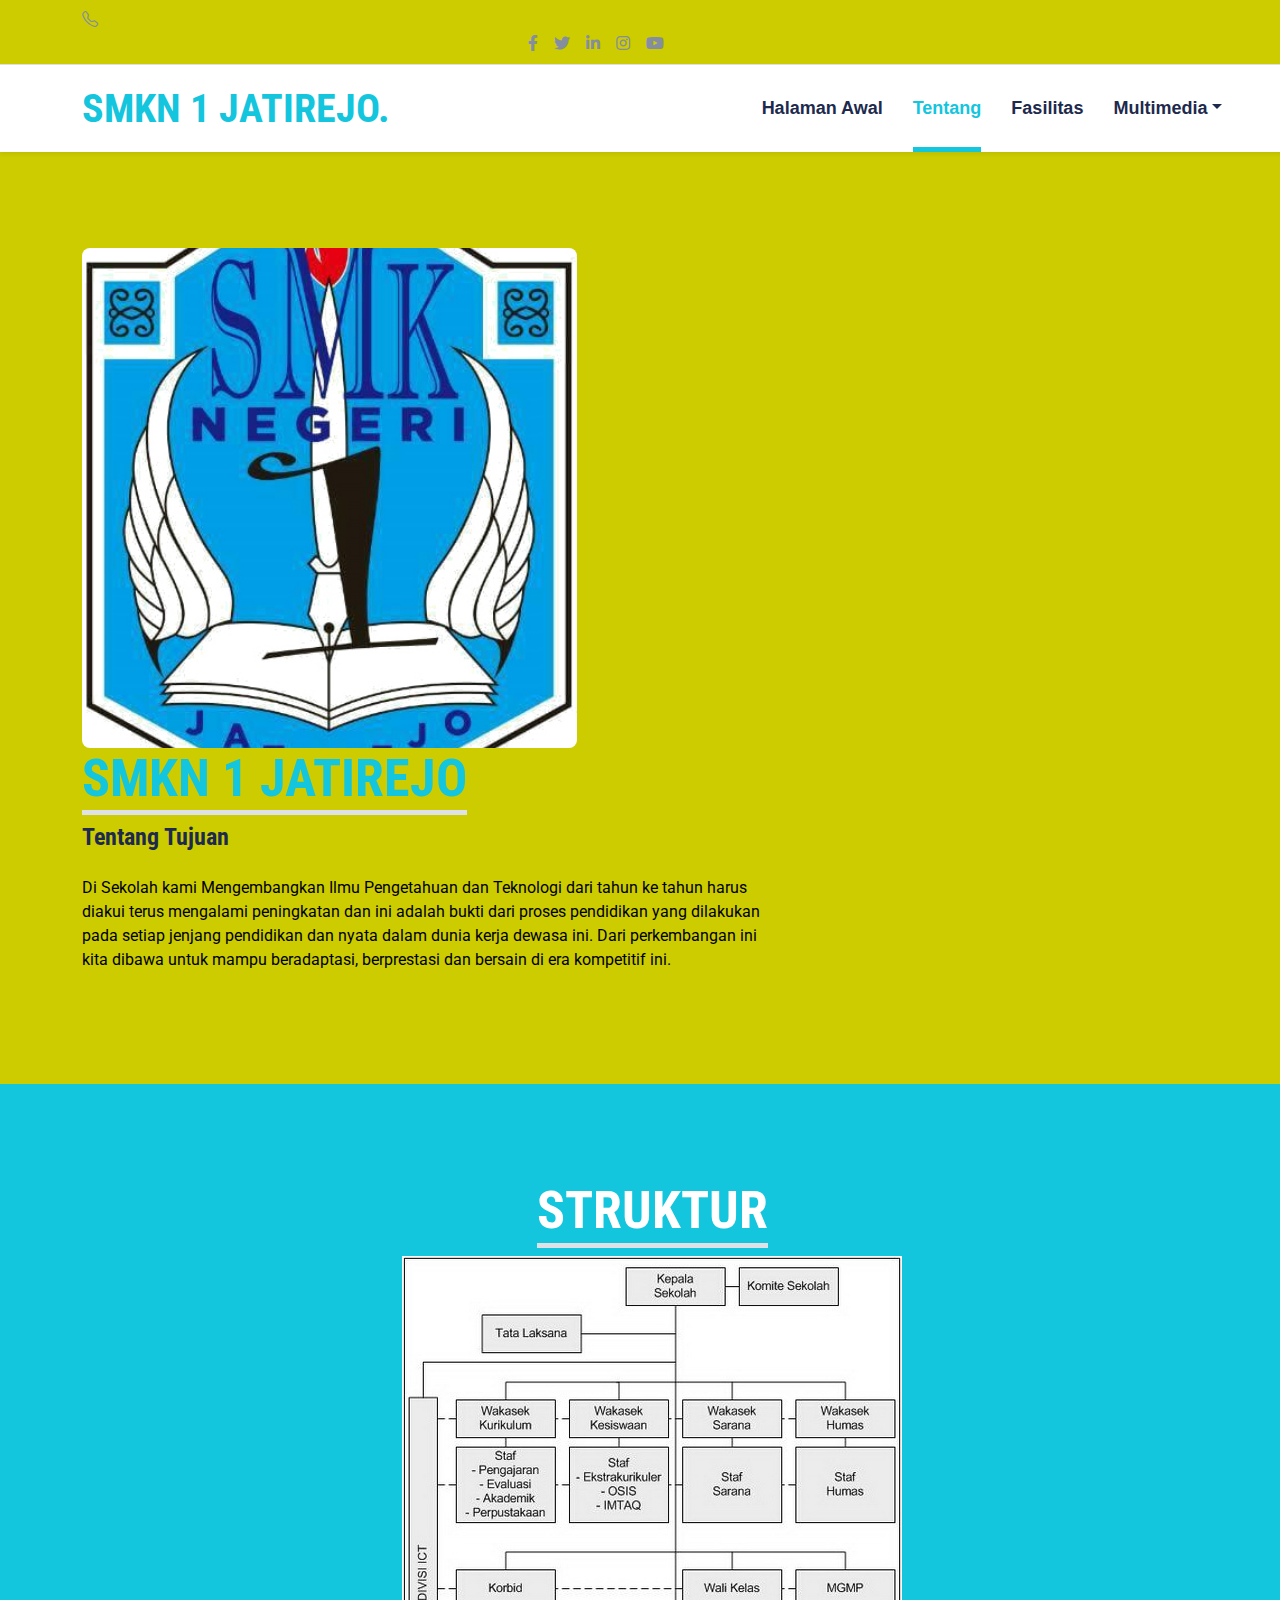
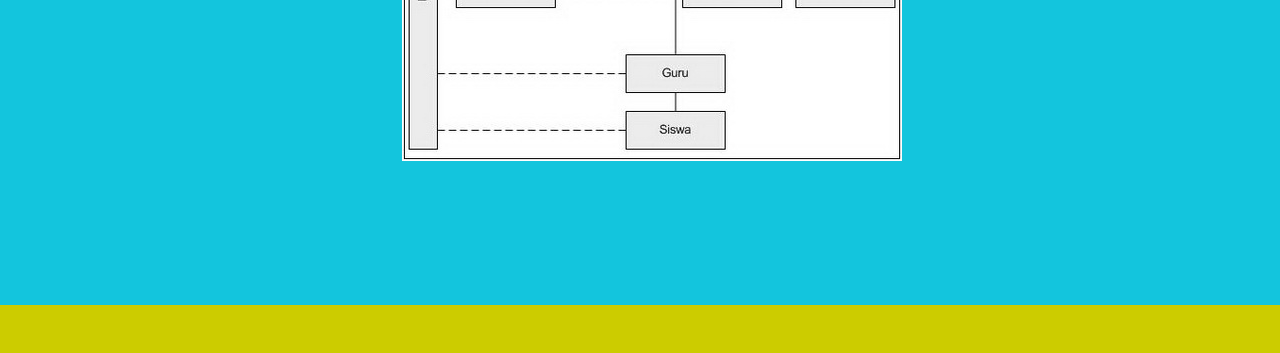
<file: about.html>
<!DOCTYPE html>
<html lang="en">

<head>
    <meta charset="utf-8">
    <title>MEDINOVA - Hospital Website Template</title>
    <meta content="width=device-width, initial-scale=1.0" name="viewport">
    <meta content="Free HTML Templates" name="keywords">
    <meta content="Free HTML Templates" name="description">

    <!-- Favicon -->
    <link href="img/favicon.ico" rel="icon">

    <!-- Google Web Fonts -->
    <link rel="preconnect" href="https://fonts.gstatic.com">
    <link href="https://fonts.googleapis.com/css2?family=Roboto+Condensed:wght@400;700&family=Roboto:wght@400;700&display=swap" rel="stylesheet">  

    <!-- Icon Font Stylesheet -->
    <link href="https://cdnjs.cloudflare.com/ajax/libs/font-awesome/5.15.0/css/all.min.css" rel="stylesheet">
    <link href="https://cdn.jsdelivr.net/npm/bootstrap-icons@1.4.1/font/bootstrap-icons.css" rel="stylesheet">

    <!-- Libraries Stylesheet -->
    <link href="lib/owlcarousel/assets/owl.carousel.min.css" rel="stylesheet">
    <link href="lib/tempusdominus/css/tempusdominus-bootstrap-4.min.css" rel="stylesheet" />

    <!-- Customized Bootstrap Stylesheet -->
    <link href="css/bootstrap.min.css" rel="stylesheet">

    <!-- Template Stylesheet -->
    <link href="css/style.css" rel="stylesheet">
</head>

<body>
    <!-- Topbar Start -->
    <div class="container-fluid py-2 border-bottom d-none d-lg-block">
        <div class="container">
            <div class="row">
                <div class="col-md-6 text-center text-lg-start mb-2 mb-lg-0">
                    <div class="d-inline-flex align-items-center">
                    <a class="text-decoration-none text-body pe-3" href=""><i class="bi bi-telephone me-2"></i></a></div>
                </div>
                <div class="col-md-6 text-center text-lg-end">
                    <div class="d-inline-flex align-items-center">
                        <a class="text-body px-2" href="">
                            <i class="fab fa-facebook-f"></i>
                        </a>
                        <a class="text-body px-2" href="">
                            <i class="fab fa-twitter"></i>
                        </a>
                        <a class="text-body px-2" href="">
                            <i class="fab fa-linkedin-in"></i>
                        </a>
                        <a class="text-body px-2" href="">
                            <i class="fab fa-instagram"></i>
                        </a>
                        <a class="text-body ps-2" href="">
                            <i class="fab fa-youtube"></i>
                        </a>
                    </div>
                </div>
            </div>
        </div>
    </div>
    <!-- Topbar End -->


    <!-- Navbar Start -->
    <div class="container-fluid sticky-top bg-white shadow-sm mb-5">
        <div class="container">
            <nav class="navbar navbar-expand-lg bg-white navbar-light py-3 py-lg-0"><a href="index.html" class="navbar-brand">
              <h1 class="m-0 text-uppercase text-primary">SMKN 1 JAtirejo.</h1>
            </a>
                <button class="navbar-toggler" type="button" data-bs-toggle="collapse" data-bs-target="#navbarCollapse"></button>
                <div class="collapse navbar-collapse" id="navbarCollapse">
                    <div class="navbar-nav ms-auto py-0">
                        <a href="index.html" class="nav-item nav-link">Halaman Awal</a>
                        <a href="about.html" class="nav-item nav-link active">Tentang</a>
                        <a href="service.html" class="nav-item nav-link">Fasilitas</a>
                      <div class="nav-item dropdown">
                            <a href="blog.html" class="nav-link dropdown-toggle" data-bs-toggle="dropdown">Multimedia</a>
                            <div class="dropdown-menu m-0">
                                <a href="blog.html" class="dropdown-item">Blog Grid</a>
                                <a href="detail.html" class="dropdown-item">Blog Detail</a>
                                <a href="team.html" class="dropdown-item">The Team</a>
                                <a href="testimonial.html" class="dropdown-item">Testimonial</a>
                                <a href="appointment.html" class="dropdown-item">Appointment</a>
                                <a href="search.html" class="dropdown-item">Search</a>
                            </div>
                        </div>
                  </div>
                </div>
            </nav>
        </div>
    </div>
    <!-- Navbar End -->


    <!-- About Start -->
    <div class="container-fluid py-5">
        <div class="container">
            <div class="row gx-5">
                <div class="col-lg-5 mb-5 mb-lg-0" style="min-height: 500px;">
                    <div class="position-relative h-100">
                        <img class="position-absolute w-100 h-100 rounded" src="img/cropped-logo-jatirejo.jpg" style="object-fit: cover;">
                    </div>
                </div>
                <div class="col-lg-7">
                    <div class="mb-4">
                        <h5 class="d-inline-block text-primary text-uppercase border-bottom border-5">SMKN 1 Jatirejo</h5>
                        <h1 class="display-4">Tentang Tujuan</h1>
                    </div>
                    <p>Di Sekolah kami Mengembangkan Ilmu Pengetahuan dan Teknologi dari tahun ke tahun harus diakui terus mengalami peningkatan dan ini adalah bukti dari proses pendidikan yang dilakukan pada setiap jenjang pendidikan dan nyata dalam dunia kerja dewasa ini. Dari perkembangan ini kita dibawa untuk mampu beradaptasi, berprestasi dan bersain di era kompetitif ini.</p>
                    
                            </div>
                        </div>
                    </div>
                </div>
            </div>
        </div>
    </div>
    <!-- About End -->


    <!-- Search Start -->
    <div class="container-fluid bg-primary my-5 py-5">
        <div class="container py-5">
            <div class="text-center mx-auto mb-5" style="max-width: 500px;">
                <h5 class="d-inline-block text-white text-uppercase border-bottom border-5">Struktur</h5>
                <h5 class="text-white fw-normal"><img src="img/STRUKTUR.jpg" width="500" height="505" alt="Struktur"></h5>
            </div>
          <div class="mx-auto" style="width: 100%; max-width: 600px;">
                <div class="input-group"><!-- Template Javascript -->
                  <script src="js/main.js"></script>
              </div>
            </div>
        </div>
    </div>
</body>

</html>
</file>
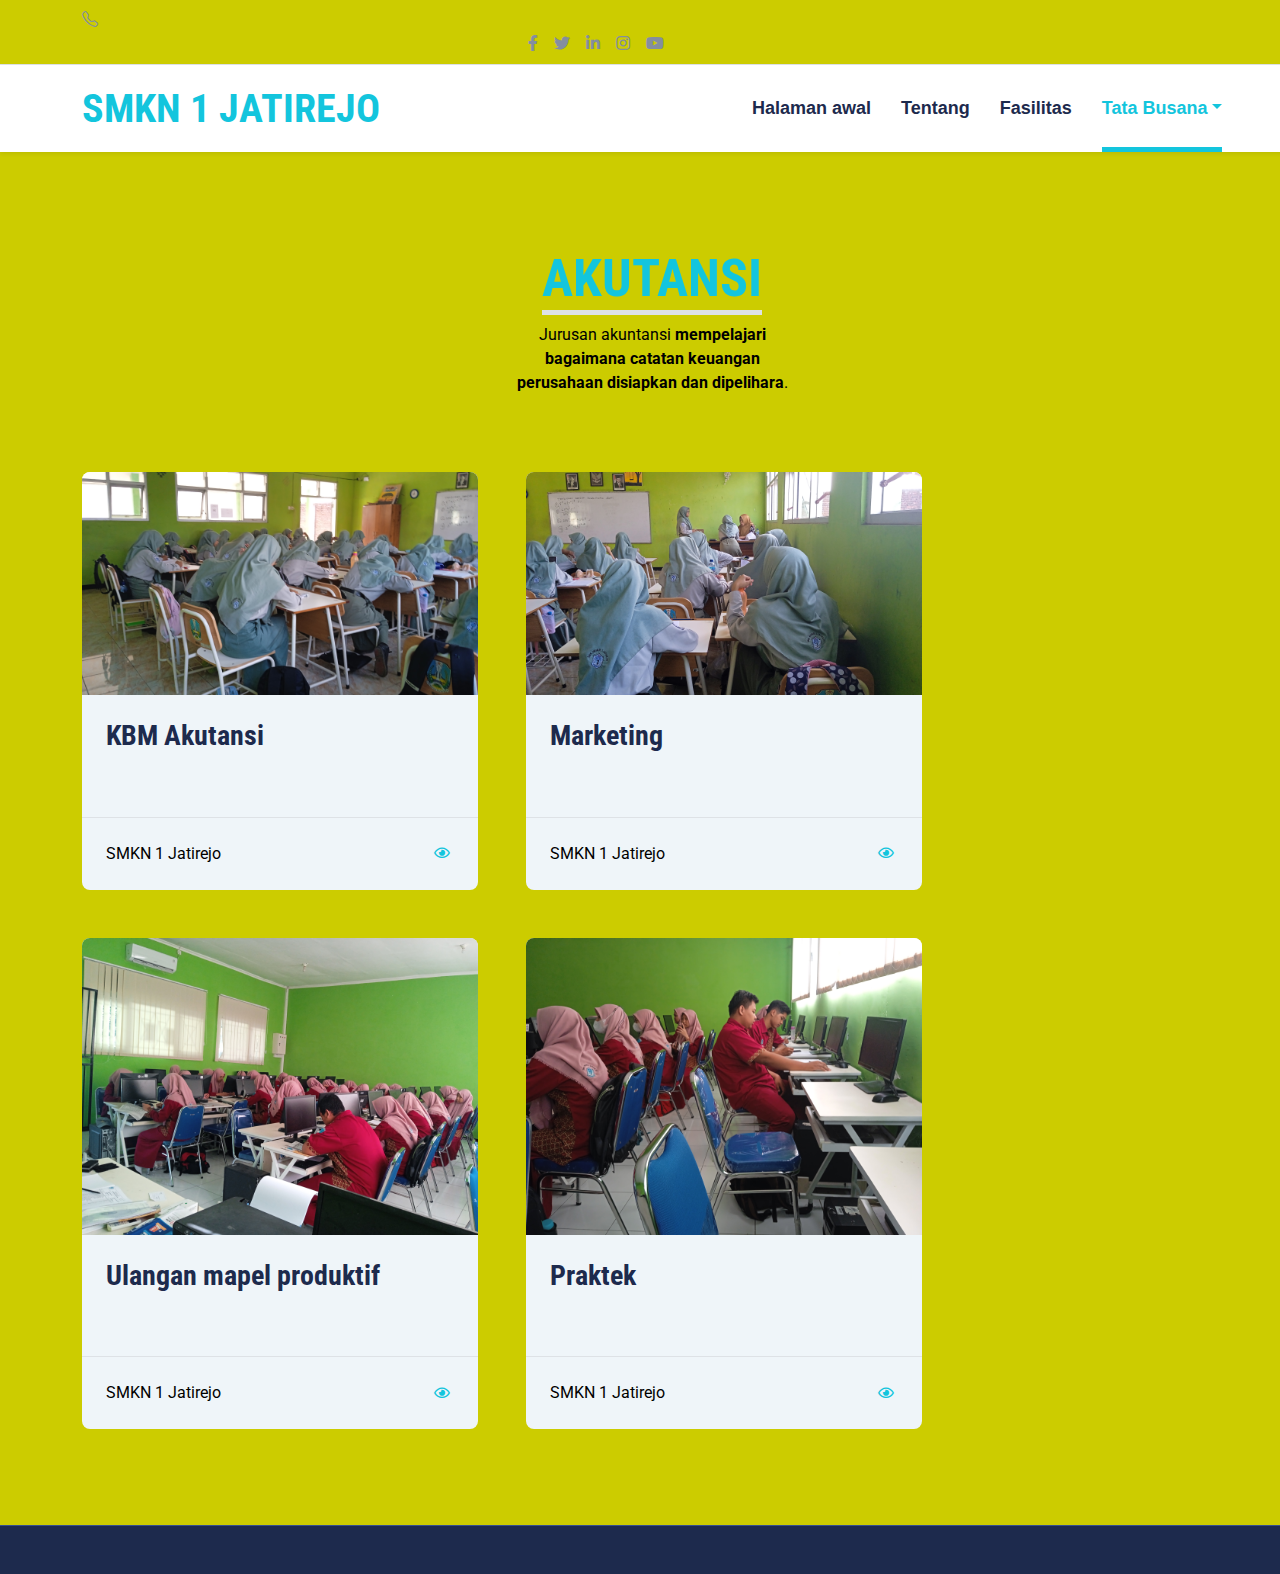
<file: Akutansi.html>
<!DOCTYPE html>
<html lang="en">

<head>
    <meta charset="utf-8">
    <title>MEDINOVA - Hospital Website Template</title>
    <meta content="width=device-width, initial-scale=1.0" name="viewport">
    <meta content="Free HTML Templates" name="keywords">
    <meta content="Free HTML Templates" name="description">

    <!-- Favicon -->
    <link href="img/favicon.ico" rel="icon">

    <!-- Google Web Fonts -->
    <link rel="preconnect" href="https://fonts.gstatic.com">
    <link href="https://fonts.googleapis.com/css2?family=Roboto+Condensed:wght@400;700&family=Roboto:wght@400;700&display=swap" rel="stylesheet">  

    <!-- Icon Font Stylesheet -->
    <link href="https://cdnjs.cloudflare.com/ajax/libs/font-awesome/5.15.0/css/all.min.css" rel="stylesheet">
    <link href="https://cdn.jsdelivr.net/npm/bootstrap-icons@1.4.1/font/bootstrap-icons.css" rel="stylesheet">

    <!-- Libraries Stylesheet -->
    <link href="lib/owlcarousel/assets/owl.carousel.min.css" rel="stylesheet">
    <link href="lib/tempusdominus/css/tempusdominus-bootstrap-4.min.css" rel="stylesheet" />

    <!-- Customized Bootstrap Stylesheet -->
    <link href="css/bootstrap.min.css" rel="stylesheet">

    <!-- Template Stylesheet -->
    <link href="css/style.css" rel="stylesheet">
</head>

<body>
    <!-- Topbar Start -->
    <div class="container-fluid py-2 border-bottom d-none d-lg-block">
        <div class="container">
            <div class="row">
                <div class="col-md-6 text-center text-lg-start mb-2 mb-lg-0">
                    <div class="d-inline-flex align-items-center">
                    <a class="text-decoration-none text-body pe-3" href=""><i class="bi bi-telephone me-2"></i></a></div>
                </div>
                <div class="col-md-6 text-center text-lg-end">
                    <div class="d-inline-flex align-items-center">
                        <a class="text-body px-2" href="">
                            <i class="fab fa-facebook-f"></i>
                        </a>
                        <a class="text-body px-2" href="">
                            <i class="fab fa-twitter"></i>
                        </a>
                        <a class="text-body px-2" href="">
                            <i class="fab fa-linkedin-in"></i>
                        </a>
                        <a class="text-body px-2" href="">
                            <i class="fab fa-instagram"></i>
                        </a>
                        <a class="text-body ps-2" href="">
                            <i class="fab fa-youtube"></i>
                        </a>
                    </div>
                </div>
            </div>
        </div>
    </div>
    <!-- Topbar End -->


    <!-- Navbar Start -->
    <div class="container-fluid sticky-top bg-white shadow-sm mb-5">
        <div class="container">
            <nav class="navbar navbar-expand-lg bg-white navbar-light py-3 py-lg-0"><a href="index.html" class="navbar-brand">
              <h1 class="m-0 text-uppercase text-primary">SMKN 1 Jatirejo</h1>
            </a>
              <button class="navbar-toggler" type="button" data-bs-toggle="collapse" data-bs-target="#navbarCollapse"></button>
                <div class="collapse navbar-collapse" id="navbarCollapse">
                    <div class="navbar-nav ms-auto py-0">
                        <a href="index.html" class="nav-item nav-link">Halaman awal</a>
                        <a href="about.html" class="nav-item nav-link">Tentang</a>
                        <a href="service.html" class="nav-item nav-link">Fasilitas</a>
                        <div class="nav-item dropdown">
                            <a href="Tata Busana.html" class="nav-link dropdown-toggle active" data-bs-toggle="dropdown">Tata Busana</a>
                            <div class="dropdown-menu m-0">
                                <a href="blog.html" class="dropdown-item active">Blog Grid</a>
                                <a href="detail.html" class="dropdown-item">Blog Detail</a>
                                <a href="team.html" class="dropdown-item">The Team</a>
                                <a href="testimonial.html" class="dropdown-item">Testimonial</a>
                                <a href="appointment.html" class="dropdown-item">Appointment</a>
                                <a href="search.html" class="dropdown-item">Search</a>
                            </div>
                        </div>
                    </div>
                </div>
            </nav>
        </div>
    </div>
    <!-- Navbar End -->


    <!-- Blog Start -->
    <div class="container-fluid py-5">
        <div class="container">
          <div class="text-center mx-auto mb-5" style="max-width: 500px;">
            <h5 class="d-inline-block text-primary text-uppercase border-bottom border-5">Akutansi</h5>
              <p class="m-0">Jurusan akuntansi <strong>mempelajari</strong></p>
              <p class="m-0"><strong> bagaimana catatan keuangan </strong></p>
              <p class="m-0"><strong>perusahaan disiapkan dan dipelihara</strong>.</p>
              <h1 class="display-4">&nbsp;</h1>
            </div>
          <div class="row g-5">
                <div class="col-xl-4 col-lg-6">
                    <div class="bg-light rounded overflow-hidden">
                        <img class="img-fluid w-100" src="img/ak3.jpg" alt="">
                        <div class="p-4">
                            <a class="h3 d-block mb-3" href="">KBM Akutansi</a>
                          <p class="m-0">&nbsp;</p>
                      </div>
                        <div class="d-flex justify-content-between border-top p-4">
                            <div class="d-flex align-items-center">SMKN 1 Jatirejo</div>
                            <div class="d-flex align-items-center">
                            <small class="ms-3"><i class="far fa-eye text-primary me-1"></i></small></div>
                        </div>
                    </div>
                </div>
                <div class="col-xl-4 col-lg-6">
                    <div class="bg-light rounded overflow-hidden">
                        <img class="img-fluid w-100" src="img/ak4.jpg" alt="">
                        <div class="p-4">
                            <a class="h3 d-block mb-3" href="">Marketing</a>
                          <p class="m-0">&nbsp;</p>
                      </div>
                        <div class="d-flex justify-content-between border-top p-4">
                            <div class="d-flex align-items-center">SMKN 1 Jatirejo</div>
                            <div class="d-flex align-items-center">
                            <small class="ms-3"><i class="far fa-eye text-primary me-1"></i></small></div>
                        </div>
                    </div>
                </div>
                <div class="col-xl-4 col-lg-6">
                    <div class="bg-light rounded overflow-hidden">
                        <img class="img-fluid w-100" src="img/Ak1.jpg" alt="">
                        <div class="p-4">
                            <a class="h3 d-block mb-3" href="">Ulangan mapel produktif</a>
                          <p class="m-0">&nbsp;</p>
                      </div>
                        <div class="d-flex justify-content-between border-top p-4">
                            <div class="d-flex align-items-center">SMKN 1 Jatirejo</div>
                            <div class="d-flex align-items-center">
                            <small class="ms-3"><i class="far fa-eye text-primary me-1"></i></small></div>
                        </div>
                    </div>
                </div>
                <div class="col-xl-4 col-lg-6">
                    <div class="bg-light rounded overflow-hidden">
                        <img class="img-fluid w-100" src="img/ak2.jpg" alt="">
                        <div class="p-4">
                            <a class="h3 d-block mb-3" href="">Praktek</a>
                          <p class="m-0">&nbsp;</p>
                      </div>
                        <div class="d-flex justify-content-between border-top p-4">
                            <div class="d-flex align-items-center">SMKN 1 Jatirejo</div>
                            <div class="d-flex align-items-center">
                            <small class="ms-3"><i class="far fa-eye text-primary me-1"></i></small></div>
                        </div>
                    </div>
                </div>
                <div class="col-xl-4 col-lg-6"></div>
<div class="col-xl-4 col-lg-6"></div>
            </div>
        </div>
    </div>
    <div class="container-fluid bg-dark text-light border-top border-secondary py-4">
      <div class="container">
        <div class="row g-5">
          <div class="col-md-6 text-center text-md-end">
          </div>
            </div>
        </div>
    </div>
    <!-- Footer End -->


    <!-- Back to Top -->
    <a href="#" class="btn btn-lg btn-primary btn-lg-square back-to-top"><i class="bi bi-arrow-up"></i></a>


    <!-- JavaScript Libraries -->
    <script src="https://code.jquery.com/jquery-3.4.1.min.js"></script>
    <script src="https://cdn.jsdelivr.net/npm/bootstrap@5.0.0/dist/js/bootstrap.bundle.min.js"></script>
    <script src="lib/easing/easing.min.js"></script>
    <script src="lib/waypoints/waypoints.min.js"></script>
    <script src="lib/owlcarousel/owl.carousel.min.js"></script>
    <script src="lib/tempusdominus/js/moment.min.js"></script>
    <script src="lib/tempusdominus/js/moment-timezone.min.js"></script>
    <script src="lib/tempusdominus/js/tempusdominus-bootstrap-4.min.js"></script>

    <!-- Template Javascript -->
    <script src="js/main.js"></script>
</body>

</html>
</file>
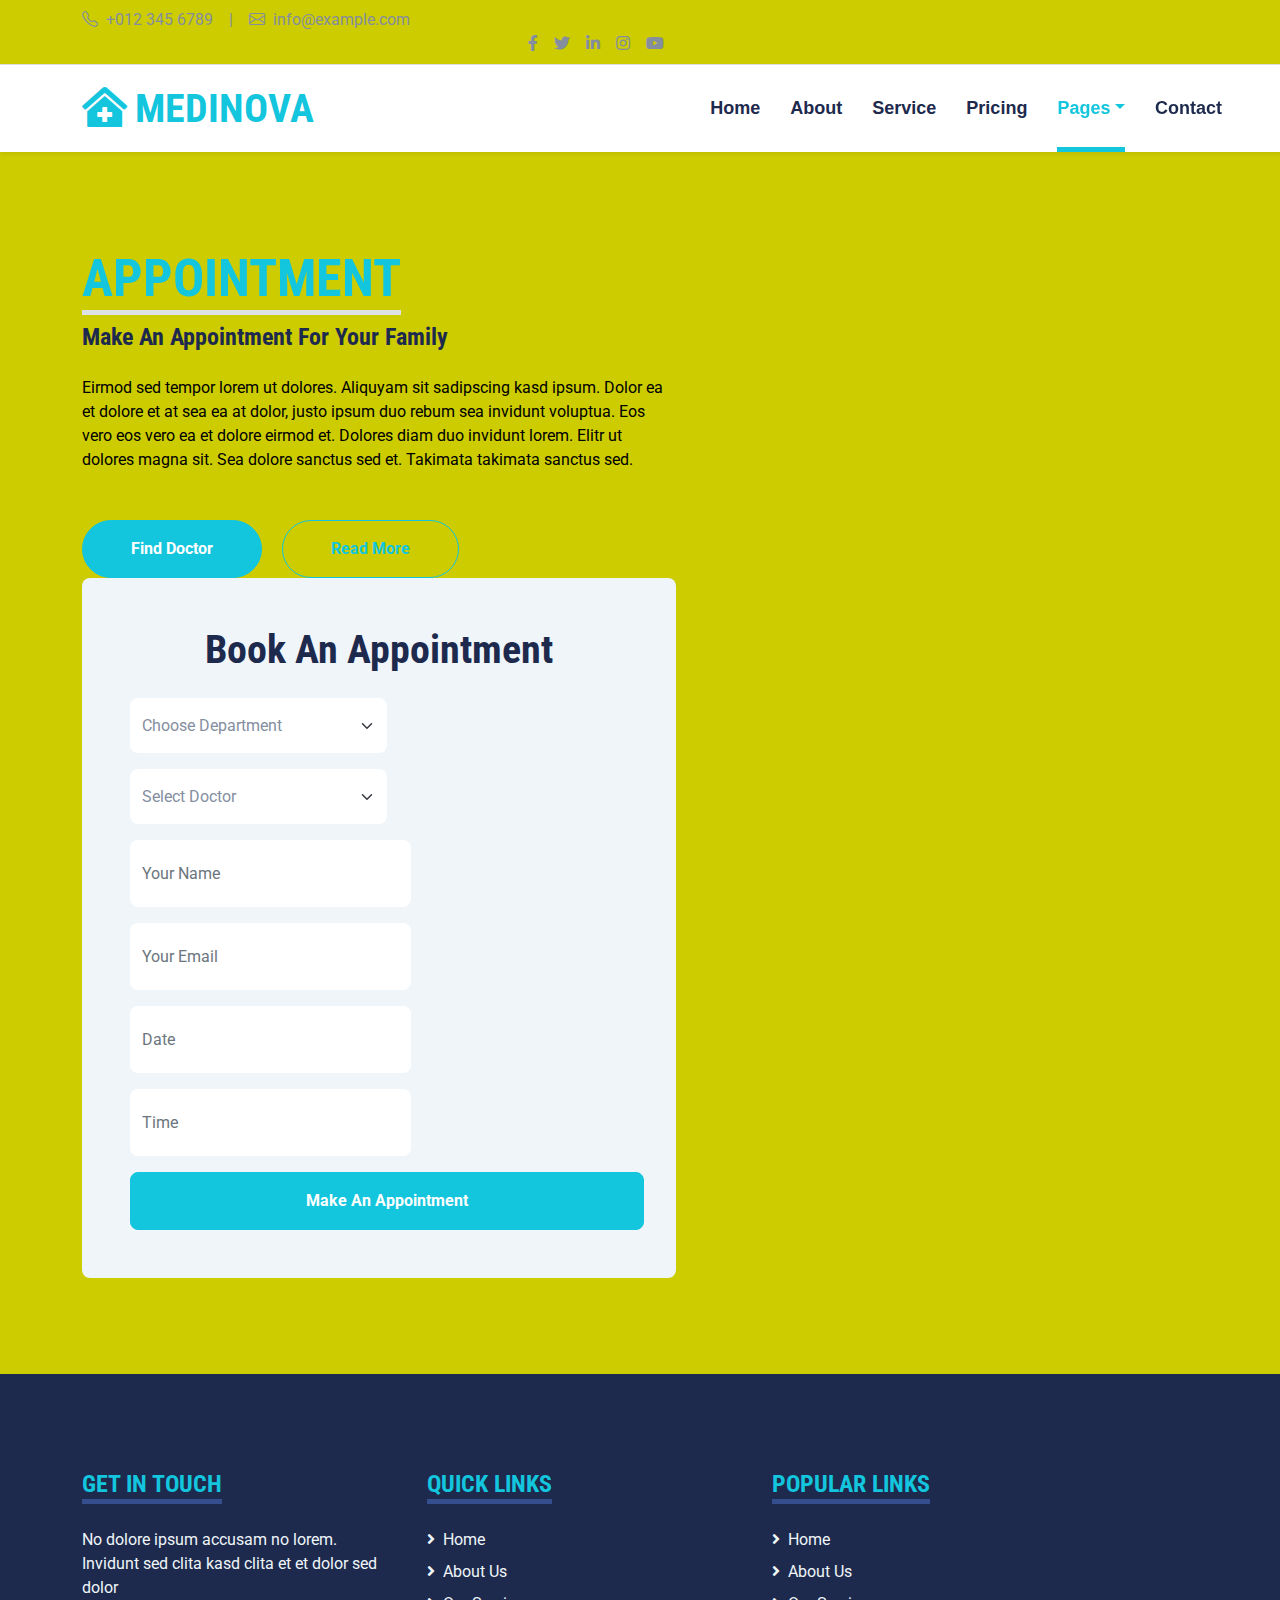
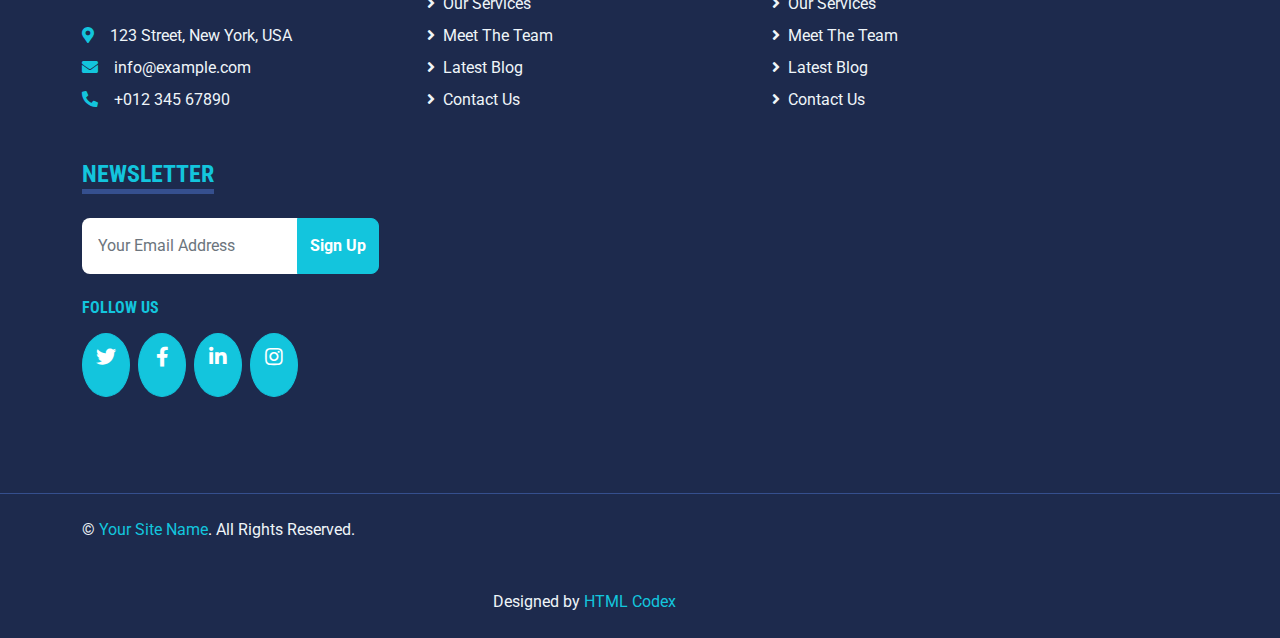
<file: appointment.html>
<!DOCTYPE html>
<html lang="en">

<head>
    <meta charset="utf-8">
    <title>MEDINOVA - Hospital Website Template</title>
    <meta content="width=device-width, initial-scale=1.0" name="viewport">
    <meta content="Free HTML Templates" name="keywords">
    <meta content="Free HTML Templates" name="description">

    <!-- Favicon -->
    <link href="img/favicon.ico" rel="icon">

    <!-- Google Web Fonts -->
    <link rel="preconnect" href="https://fonts.gstatic.com">
    <link href="https://fonts.googleapis.com/css2?family=Roboto+Condensed:wght@400;700&family=Roboto:wght@400;700&display=swap" rel="stylesheet">  

    <!-- Icon Font Stylesheet -->
    <link href="https://cdnjs.cloudflare.com/ajax/libs/font-awesome/5.15.0/css/all.min.css" rel="stylesheet">
    <link href="https://cdn.jsdelivr.net/npm/bootstrap-icons@1.4.1/font/bootstrap-icons.css" rel="stylesheet">

    <!-- Libraries Stylesheet -->
    <link href="lib/owlcarousel/assets/owl.carousel.min.css" rel="stylesheet">
    <link href="lib/tempusdominus/css/tempusdominus-bootstrap-4.min.css" rel="stylesheet" />

    <!-- Customized Bootstrap Stylesheet -->
    <link href="css/bootstrap.min.css" rel="stylesheet">

    <!-- Template Stylesheet -->
    <link href="css/style.css" rel="stylesheet">
</head>

<body>
    <!-- Topbar Start -->
    <div class="container-fluid py-2 border-bottom d-none d-lg-block">
        <div class="container">
            <div class="row">
                <div class="col-md-6 text-center text-lg-start mb-2 mb-lg-0">
                    <div class="d-inline-flex align-items-center">
                        <a class="text-decoration-none text-body pe-3" href=""><i class="bi bi-telephone me-2"></i>+012 345 6789</a>
                        <span class="text-body">|</span>
                        <a class="text-decoration-none text-body px-3" href=""><i class="bi bi-envelope me-2"></i>info@example.com</a>
                    </div>
                </div>
                <div class="col-md-6 text-center text-lg-end">
                    <div class="d-inline-flex align-items-center">
                        <a class="text-body px-2" href="">
                            <i class="fab fa-facebook-f"></i>
                        </a>
                        <a class="text-body px-2" href="">
                            <i class="fab fa-twitter"></i>
                        </a>
                        <a class="text-body px-2" href="">
                            <i class="fab fa-linkedin-in"></i>
                        </a>
                        <a class="text-body px-2" href="">
                            <i class="fab fa-instagram"></i>
                        </a>
                        <a class="text-body ps-2" href="">
                            <i class="fab fa-youtube"></i>
                        </a>
                    </div>
                </div>
            </div>
        </div>
    </div>
    <!-- Topbar End -->


    <!-- Navbar Start -->
    <div class="container-fluid sticky-top bg-white shadow-sm mb-5">
        <div class="container">
            <nav class="navbar navbar-expand-lg bg-white navbar-light py-3 py-lg-0">
                <a href="index.html" class="navbar-brand">
                    <h1 class="m-0 text-uppercase text-primary"><i class="fa fa-clinic-medical me-2"></i>Medinova</h1>
                </a>
                <button class="navbar-toggler" type="button" data-bs-toggle="collapse" data-bs-target="#navbarCollapse">
                    <span class="navbar-toggler-icon"></span>
                </button>
                <div class="collapse navbar-collapse" id="navbarCollapse">
                    <div class="navbar-nav ms-auto py-0">
                        <a href="index.html" class="nav-item nav-link">Home</a>
                        <a href="about.html" class="nav-item nav-link">About</a>
                        <a href="service.html" class="nav-item nav-link">Service</a>
                        <a href="price.html" class="nav-item nav-link">Pricing</a>
                        <div class="nav-item dropdown">
                            <a href="#" class="nav-link dropdown-toggle active" data-bs-toggle="dropdown">Pages</a>
                            <div class="dropdown-menu m-0">
                                <a href="blog.html" class="dropdown-item">Blog Grid</a>
                                <a href="detail.html" class="dropdown-item">Blog Detail</a>
                                <a href="team.html" class="dropdown-item">The Team</a>
                                <a href="testimonial.html" class="dropdown-item">Testimonial</a>
                                <a href="appointment.html" class="dropdown-item active">Appointment</a>
                                <a href="search.html" class="dropdown-item">Search</a>
                            </div>
                        </div>
                        <a href="contact.html" class="nav-item nav-link">Contact</a>
                    </div>
                </div>
            </nav>
        </div>
    </div>
    <!-- Navbar End -->


    <!-- Appointment Start -->
    <div class="container-fluid py-5">
        <div class="container">
            <div class="row gx-5">
                <div class="col-lg-6 mb-5 mb-lg-0">
                    <div class="mb-4">
                        <h5 class="d-inline-block text-primary text-uppercase border-bottom border-5">Appointment</h5>
                        <h1 class="display-4">Make An Appointment For Your Family</h1>
                    </div>
                    <p class="mb-5">Eirmod sed tempor lorem ut dolores. Aliquyam sit sadipscing kasd ipsum. Dolor ea et dolore et at sea ea at dolor, justo ipsum duo rebum sea invidunt voluptua. Eos vero eos vero ea et dolore eirmod et. Dolores diam duo invidunt lorem. Elitr ut dolores magna sit. Sea dolore sanctus sed et. Takimata takimata sanctus sed.</p>
                    <a class="btn btn-primary rounded-pill py-3 px-5 me-3" href="">Find Doctor</a>
                    <a class="btn btn-outline-primary rounded-pill py-3 px-5" href="">Read More</a>
                </div>
                <div class="col-lg-6">
                    <div class="bg-light text-center rounded p-5">
                        <h1 class="mb-4">Book An Appointment</h1>
                        <form>
                            <div class="row g-3">
                                <div class="col-12 col-sm-6">
                                    <select class="form-select bg-white border-0" style="height: 55px;">
                                        <option selected>Choose Department</option>
                                        <option value="1">Department 1</option>
                                        <option value="2">Department 2</option>
                                        <option value="3">Department 3</option>
                                    </select>
                                </div>
                                <div class="col-12 col-sm-6">
                                    <select class="form-select bg-white border-0" style="height: 55px;">
                                        <option selected>Select Doctor</option>
                                        <option value="1">Doctor 1</option>
                                        <option value="2">Doctor 2</option>
                                        <option value="3">Doctor 3</option>
                                    </select>
                                </div>
                                <div class="col-12 col-sm-6">
                                    <input type="text" class="form-control bg-white border-0" placeholder="Your Name" style="height: 55px;">
                                </div>
                                <div class="col-12 col-sm-6">
                                    <input type="email" class="form-control bg-white border-0" placeholder="Your Email" style="height: 55px;">
                                </div>
                                <div class="col-12 col-sm-6">
                                    <div class="date" id="date" data-target-input="nearest">
                                        <input type="text"
                                            class="form-control bg-white border-0 datetimepicker-input"
                                            placeholder="Date" data-target="#date" data-toggle="datetimepicker" style="height: 55px;">
                                    </div>
                                </div>
                                <div class="col-12 col-sm-6">
                                    <div class="time" id="time" data-target-input="nearest">
                                        <input type="text"
                                            class="form-control bg-white border-0 datetimepicker-input"
                                            placeholder="Time" data-target="#time" data-toggle="datetimepicker" style="height: 55px;">
                                    </div>
                                </div>
                                <div class="col-12">
                                    <button class="btn btn-primary w-100 py-3" type="submit">Make An Appointment</button>
                                </div>
                            </div>
                        </form>
                    </div>
                </div>
            </div>
        </div>
    </div>
    <!-- Appointment End -->


    <!-- Footer Start -->
    <div class="container-fluid bg-dark text-light mt-5 py-5">
        <div class="container py-5">
            <div class="row g-5">
                <div class="col-lg-3 col-md-6">
                    <h4 class="d-inline-block text-primary text-uppercase border-bottom border-5 border-secondary mb-4">Get In Touch</h4>
                    <p class="mb-4">No dolore ipsum accusam no lorem. Invidunt sed clita kasd clita et et dolor sed dolor</p>
                    <p class="mb-2"><i class="fa fa-map-marker-alt text-primary me-3"></i>123 Street, New York, USA</p>
                    <p class="mb-2"><i class="fa fa-envelope text-primary me-3"></i>info@example.com</p>
                    <p class="mb-0"><i class="fa fa-phone-alt text-primary me-3"></i>+012 345 67890</p>
                </div>
                <div class="col-lg-3 col-md-6">
                    <h4 class="d-inline-block text-primary text-uppercase border-bottom border-5 border-secondary mb-4">Quick Links</h4>
                    <div class="d-flex flex-column justify-content-start">
                        <a class="text-light mb-2" href="#"><i class="fa fa-angle-right me-2"></i>Home</a>
                        <a class="text-light mb-2" href="#"><i class="fa fa-angle-right me-2"></i>About Us</a>
                        <a class="text-light mb-2" href="#"><i class="fa fa-angle-right me-2"></i>Our Services</a>
                        <a class="text-light mb-2" href="#"><i class="fa fa-angle-right me-2"></i>Meet The Team</a>
                        <a class="text-light mb-2" href="#"><i class="fa fa-angle-right me-2"></i>Latest Blog</a>
                        <a class="text-light" href="#"><i class="fa fa-angle-right me-2"></i>Contact Us</a>
                    </div>
                </div>
                <div class="col-lg-3 col-md-6">
                    <h4 class="d-inline-block text-primary text-uppercase border-bottom border-5 border-secondary mb-4">Popular Links</h4>
                    <div class="d-flex flex-column justify-content-start">
                        <a class="text-light mb-2" href="#"><i class="fa fa-angle-right me-2"></i>Home</a>
                        <a class="text-light mb-2" href="#"><i class="fa fa-angle-right me-2"></i>About Us</a>
                        <a class="text-light mb-2" href="#"><i class="fa fa-angle-right me-2"></i>Our Services</a>
                        <a class="text-light mb-2" href="#"><i class="fa fa-angle-right me-2"></i>Meet The Team</a>
                        <a class="text-light mb-2" href="#"><i class="fa fa-angle-right me-2"></i>Latest Blog</a>
                        <a class="text-light" href="#"><i class="fa fa-angle-right me-2"></i>Contact Us</a>
                    </div>
                </div>
                <div class="col-lg-3 col-md-6">
                    <h4 class="d-inline-block text-primary text-uppercase border-bottom border-5 border-secondary mb-4">Newsletter</h4>
                    <form action="">
                        <div class="input-group">
                            <input type="text" class="form-control p-3 border-0" placeholder="Your Email Address">
                            <button class="btn btn-primary">Sign Up</button>
                        </div>
                    </form>
                    <h6 class="text-primary text-uppercase mt-4 mb-3">Follow Us</h6>
                    <div class="d-flex">
                        <a class="btn btn-lg btn-primary btn-lg-square rounded-circle me-2" href="#"><i class="fab fa-twitter"></i></a>
                        <a class="btn btn-lg btn-primary btn-lg-square rounded-circle me-2" href="#"><i class="fab fa-facebook-f"></i></a>
                        <a class="btn btn-lg btn-primary btn-lg-square rounded-circle me-2" href="#"><i class="fab fa-linkedin-in"></i></a>
                        <a class="btn btn-lg btn-primary btn-lg-square rounded-circle" href="#"><i class="fab fa-instagram"></i></a>
                    </div>
                </div>
            </div>
        </div>
    </div>
    <div class="container-fluid bg-dark text-light border-top border-secondary py-4">
        <div class="container">
            <div class="row g-5">
                <div class="col-md-6 text-center text-md-start">
                    <p class="mb-md-0">&copy; <a class="text-primary" href="#">Your Site Name</a>. All Rights Reserved.</p>
                </div>
                <div class="col-md-6 text-center text-md-end">
                    <p class="mb-0">Designed by <a class="text-primary" href="https://htmlcodex.com">HTML Codex</a></p>
                </div>
            </div>
        </div>
    </div>
    <!-- Footer End -->


    <!-- Back to Top -->
    <a href="#" class="btn btn-lg btn-primary btn-lg-square back-to-top"><i class="bi bi-arrow-up"></i></a>


    <!-- JavaScript Libraries -->
    <script src="https://code.jquery.com/jquery-3.4.1.min.js"></script>
    <script src="https://cdn.jsdelivr.net/npm/bootstrap@5.0.0/dist/js/bootstrap.bundle.min.js"></script>
    <script src="lib/easing/easing.min.js"></script>
    <script src="lib/waypoints/waypoints.min.js"></script>
    <script src="lib/owlcarousel/owl.carousel.min.js"></script>
    <script src="lib/tempusdominus/js/moment.min.js"></script>
    <script src="lib/tempusdominus/js/moment-timezone.min.js"></script>
    <script src="lib/tempusdominus/js/tempusdominus-bootstrap-4.min.js"></script>

    <!-- Template Javascript -->
    <script src="js/main.js"></script>
</body>

</html>
</file>
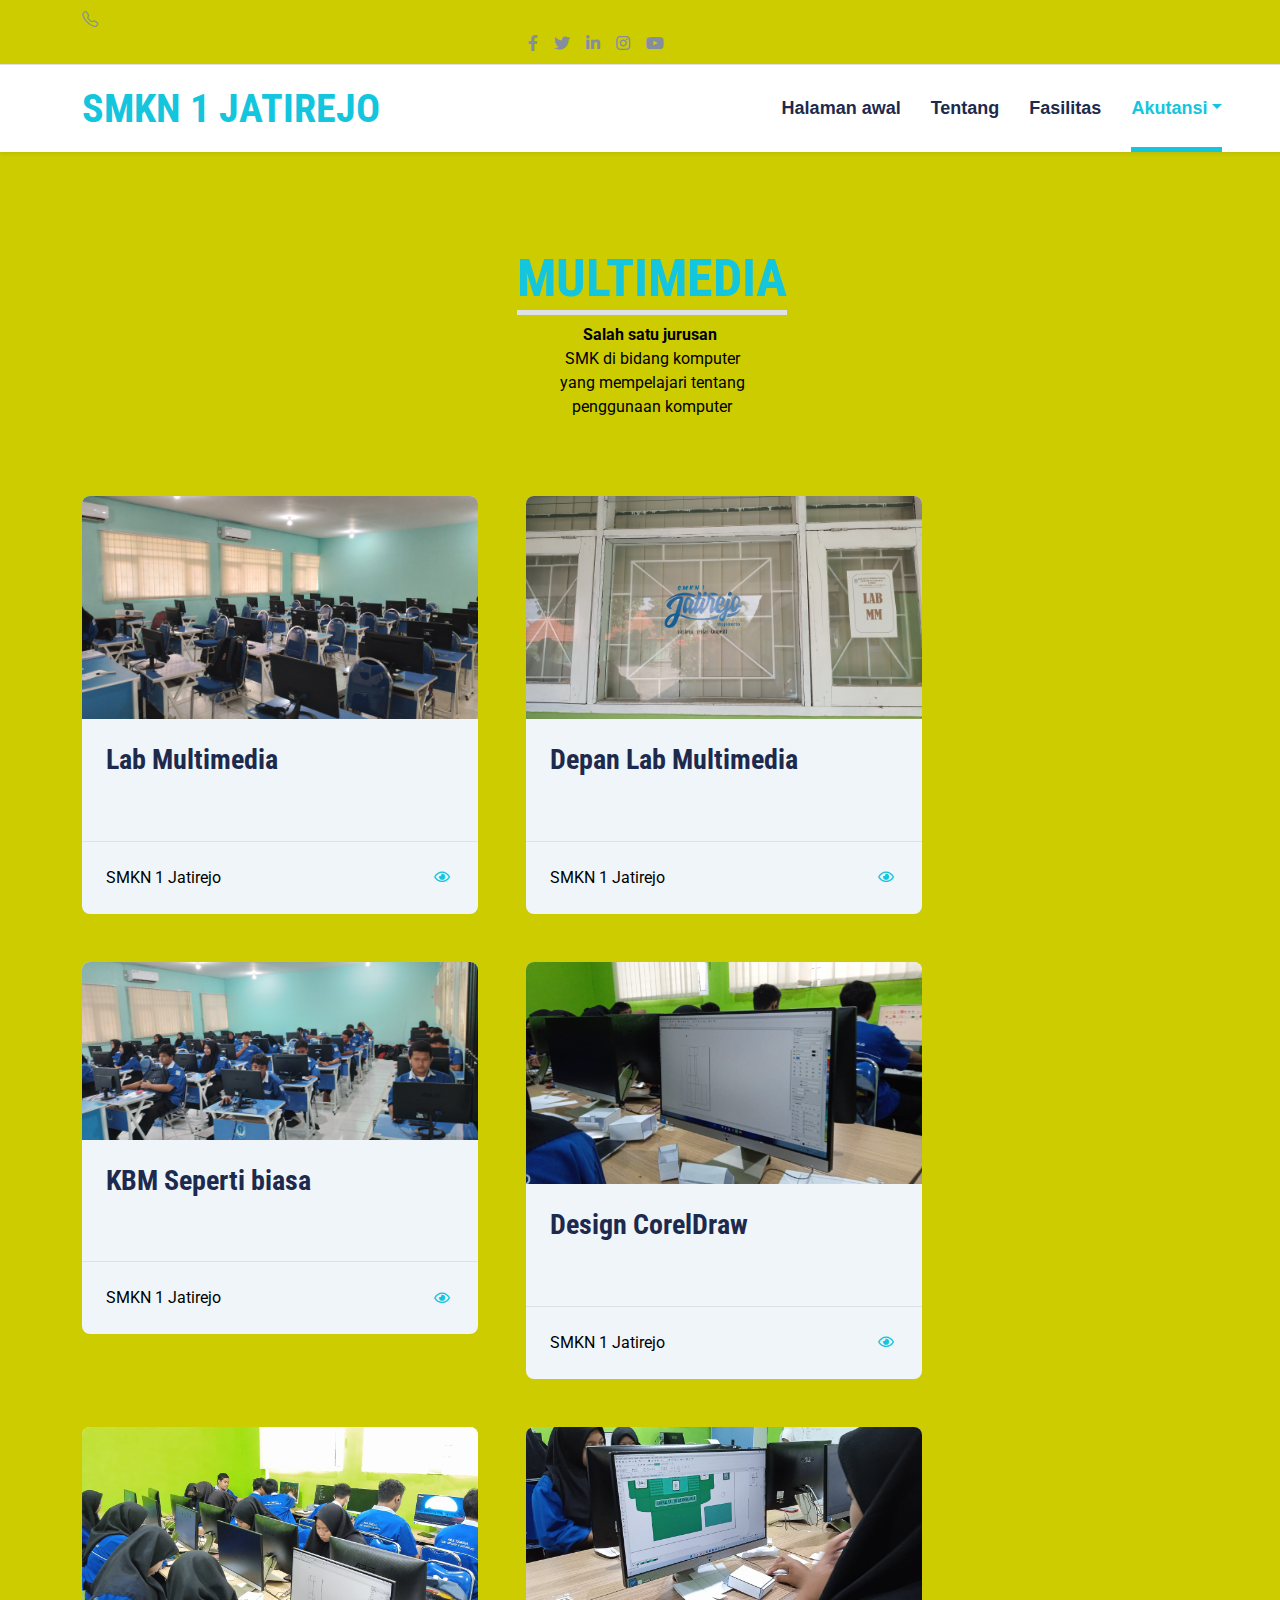
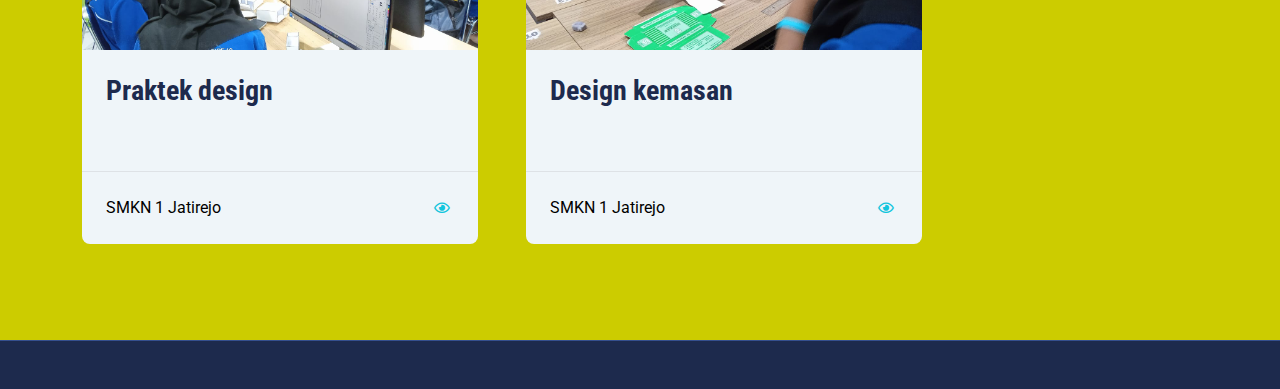
<file: blog.html>
<!DOCTYPE html>
<html lang="en">

<head>
    <meta charset="utf-8">
    <title>MEDINOVA - Hospital Website Template</title>
    <meta content="width=device-width, initial-scale=1.0" name="viewport">
    <meta content="Free HTML Templates" name="keywords">
    <meta content="Free HTML Templates" name="description">

    <!-- Favicon -->
    <link href="img/favicon.ico" rel="icon">

    <!-- Google Web Fonts -->
    <link rel="preconnect" href="https://fonts.gstatic.com">
    <link href="https://fonts.googleapis.com/css2?family=Roboto+Condensed:wght@400;700&family=Roboto:wght@400;700&display=swap" rel="stylesheet">  

    <!-- Icon Font Stylesheet -->
    <link href="https://cdnjs.cloudflare.com/ajax/libs/font-awesome/5.15.0/css/all.min.css" rel="stylesheet">
    <link href="https://cdn.jsdelivr.net/npm/bootstrap-icons@1.4.1/font/bootstrap-icons.css" rel="stylesheet">

    <!-- Libraries Stylesheet -->
    <link href="lib/owlcarousel/assets/owl.carousel.min.css" rel="stylesheet">
    <link href="lib/tempusdominus/css/tempusdominus-bootstrap-4.min.css" rel="stylesheet" />

    <!-- Customized Bootstrap Stylesheet -->
    <link href="css/bootstrap.min.css" rel="stylesheet">

    <!-- Template Stylesheet -->
    <link href="css/style.css" rel="stylesheet">
</head>

<body>
    <!-- Topbar Start -->
    <div class="container-fluid py-2 border-bottom d-none d-lg-block">
        <div class="container">
            <div class="row">
                <div class="col-md-6 text-center text-lg-start mb-2 mb-lg-0">
                    <div class="d-inline-flex align-items-center">
                    <a class="text-decoration-none text-body pe-3" href=""><i class="bi bi-telephone me-2"></i></a></div>
                </div>
                <div class="col-md-6 text-center text-lg-end">
                    <div class="d-inline-flex align-items-center">
                        <a class="text-body px-2" href="">
                            <i class="fab fa-facebook-f"></i>
                        </a>
                        <a class="text-body px-2" href="">
                            <i class="fab fa-twitter"></i>
                        </a>
                        <a class="text-body px-2" href="">
                            <i class="fab fa-linkedin-in"></i>
                        </a>
                        <a class="text-body px-2" href="">
                            <i class="fab fa-instagram"></i>
                        </a>
                        <a class="text-body ps-2" href="">
                            <i class="fab fa-youtube"></i>
                        </a>
                    </div>
                </div>
            </div>
        </div>
    </div>
    <!-- Topbar End -->


    <!-- Navbar Start -->
    <div class="container-fluid sticky-top bg-white shadow-sm mb-5">
        <div class="container">
            <nav class="navbar navbar-expand-lg bg-white navbar-light py-3 py-lg-0"><a href="index.html" class="navbar-brand">
              <h1 class="m-0 text-uppercase text-primary">SMKN 1 Jatirejo</h1>
            </a>
              <button class="navbar-toggler" type="button" data-bs-toggle="collapse" data-bs-target="#navbarCollapse"></button>
                <div class="collapse navbar-collapse" id="navbarCollapse">
                    <div class="navbar-nav ms-auto py-0">
                        <a href="index.html" class="nav-item nav-link">Halaman awal</a>
                        <a href="about.html" class="nav-item nav-link">Tentang</a>
                        <a href="service.html" class="nav-item nav-link">Fasilitas</a>
                        <div class="nav-item dropdown">
                            <a href="Akutansi.html" class="nav-link dropdown-toggle active" data-bs-toggle="dropdown">Akutansi</a>
                            <div class="dropdown-menu m-0">
                                <a href="blog.html" class="dropdown-item active">Blog Grid</a>
                                <a href="detail.html" class="dropdown-item">Blog Detail</a>
                                <a href="team.html" class="dropdown-item">The Team</a>
                                <a href="testimonial.html" class="dropdown-item">Testimonial</a>
                                <a href="appointment.html" class="dropdown-item">Appointment</a>
                                <a href="search.html" class="dropdown-item">Search</a>
                            </div>
                      </div>
                    </div>
                </div>
            </nav>
        </div>
    </div>
    <!-- Navbar End -->


    <!-- Blog Start -->
    <div class="container-fluid py-5">
        <div class="container">
          <div class="text-center mx-auto mb-5" style="max-width: 500px;">
            <h5 class="d-inline-block text-primary text-uppercase border-bottom border-5">Multimedia</h5>
              <p class="m-0"><strong>Salah satu jurusan</strong> </p>
                <p class="m-0">SMK di bidang komputer</p>
                <p class="m-0"> yang mempelajari tentang </p>
                <p class="m-0">penggunaan komputer</p>
              <h1 class="display-4">&nbsp;</h1>
            </div>
          <div class="row g-5">
                <div class="col-xl-4 col-lg-6">
                    <div class="bg-light rounded overflow-hidden">
                        <img class="img-fluid w-100" src="img/mm1.jpg" alt="">
                        <div class="p-4">
                            <a class="h3 d-block mb-3" href="">Lab Multimedia</a>
                          <p class="m-0">&nbsp;</p>
                      </div>
                        <div class="d-flex justify-content-between border-top p-4">
                            <div class="d-flex align-items-center">SMKN 1 Jatirejo</div>
                            <div class="d-flex align-items-center">
                            <small class="ms-3"><i class="far fa-eye text-primary me-1"></i></small></div>
                        </div>
                    </div>
                </div>
                <div class="col-xl-4 col-lg-6">
                    <div class="bg-light rounded overflow-hidden">
                        <img class="img-fluid w-100" src="img/mm2.jpg" alt="">
                        <div class="p-4">
                            <a class="h3 d-block mb-3" href="">Depan Lab Multimedia</a>
                          <p class="m-0">&nbsp;</p>
                      </div>
                        <div class="d-flex justify-content-between border-top p-4">
                            <div class="d-flex align-items-center">SMKN 1 Jatirejo</div>
                            <div class="d-flex align-items-center">
                            <small class="ms-3"><i class="far fa-eye text-primary me-1"></i></small></div>
                        </div>
                    </div>
                </div>
                <div class="col-xl-4 col-lg-6">
                    <div class="bg-light rounded overflow-hidden">
                        <img class="img-fluid w-100" src="img/mm3.jpg" alt="">
                        <div class="p-4">
                            <a class="h3 d-block mb-3" href="">KBM Seperti biasa</a>
                          <p class="m-0">&nbsp;</p>
                      </div>
                        <div class="d-flex justify-content-between border-top p-4">
                            <div class="d-flex align-items-center">SMKN 1 Jatirejo</div>
                            <div class="d-flex align-items-center">
                            <small class="ms-3"><i class="far fa-eye text-primary me-1"></i></small></div>
                        </div>
                    </div>
                </div>
                <div class="col-xl-4 col-lg-6">
                    <div class="bg-light rounded overflow-hidden">
                        <img class="img-fluid w-100" src="img/mm4.jpg" alt="">
                        <div class="p-4">
                            <a class="h3 d-block mb-3" href="">Design CorelDraw</a>
                          <p class="m-0">&nbsp;</p>
                      </div>
                        <div class="d-flex justify-content-between border-top p-4">
                            <div class="d-flex align-items-center">SMKN 1 Jatirejo</div>
                            <div class="d-flex align-items-center">
                            <small class="ms-3"><i class="far fa-eye text-primary me-1"></i></small></div>
                        </div>
                    </div>
                </div>
                <div class="col-xl-4 col-lg-6">
                    <div class="bg-light rounded overflow-hidden">
                        <img class="img-fluid w-100" src="img/mm5.jpg" alt="">
                        <div class="p-4">
                            <a class="h3 d-block mb-3" href="">Praktek design</a>
                          <p class="m-0">&nbsp;</p>
                      </div>
                        <div class="d-flex justify-content-between border-top p-4">
                            <div class="d-flex align-items-center">SMKN 1 Jatirejo</div>
                            <div class="d-flex align-items-center">
                            <small class="ms-3"><i class="far fa-eye text-primary me-1"></i></small></div>
                        </div>
                    </div>
                </div>
                <div class="col-xl-4 col-lg-6">
                    <div class="bg-light rounded overflow-hidden">
                        <img class="img-fluid w-100" src="img/mm6.jpg" alt="">
                        <div class="p-4">
                            <a class="h3 d-block mb-3" href="">Design kemasan</a>
                          <p class="m-0">&nbsp;</p>
                      </div>
                        <div class="d-flex justify-content-between border-top p-4">
                            <div class="d-flex align-items-center">SMKN 1 Jatirejo</div>
                            <div class="d-flex align-items-center">
                            <small class="ms-3"><i class="far fa-eye text-primary me-1"></i></small></div>
                        </div>
                    </div>
                </div>
                <div class="col-xl-4 col-lg-6"></div>
            </div>
        </div>
    </div>
    <div class="container-fluid bg-dark text-light border-top border-secondary py-4">
      <div class="container">
        <div class="row g-5">
          <div class="col-md-6 text-center text-md-end">
          </div>
            </div>
        </div>
    </div>
    <!-- Footer End -->


    <!-- Back to Top -->
    <a href="#" class="btn btn-lg btn-primary btn-lg-square back-to-top"><i class="bi bi-arrow-up"></i></a>


    <!-- JavaScript Libraries -->
    <script src="https://code.jquery.com/jquery-3.4.1.min.js"></script>
    <script src="https://cdn.jsdelivr.net/npm/bootstrap@5.0.0/dist/js/bootstrap.bundle.min.js"></script>
    <script src="lib/easing/easing.min.js"></script>
    <script src="lib/waypoints/waypoints.min.js"></script>
    <script src="lib/owlcarousel/owl.carousel.min.js"></script>
    <script src="lib/tempusdominus/js/moment.min.js"></script>
    <script src="lib/tempusdominus/js/moment-timezone.min.js"></script>
    <script src="lib/tempusdominus/js/tempusdominus-bootstrap-4.min.js"></script>

    <!-- Template Javascript -->
    <script src="js/main.js"></script>
</body>

</html>
</file>
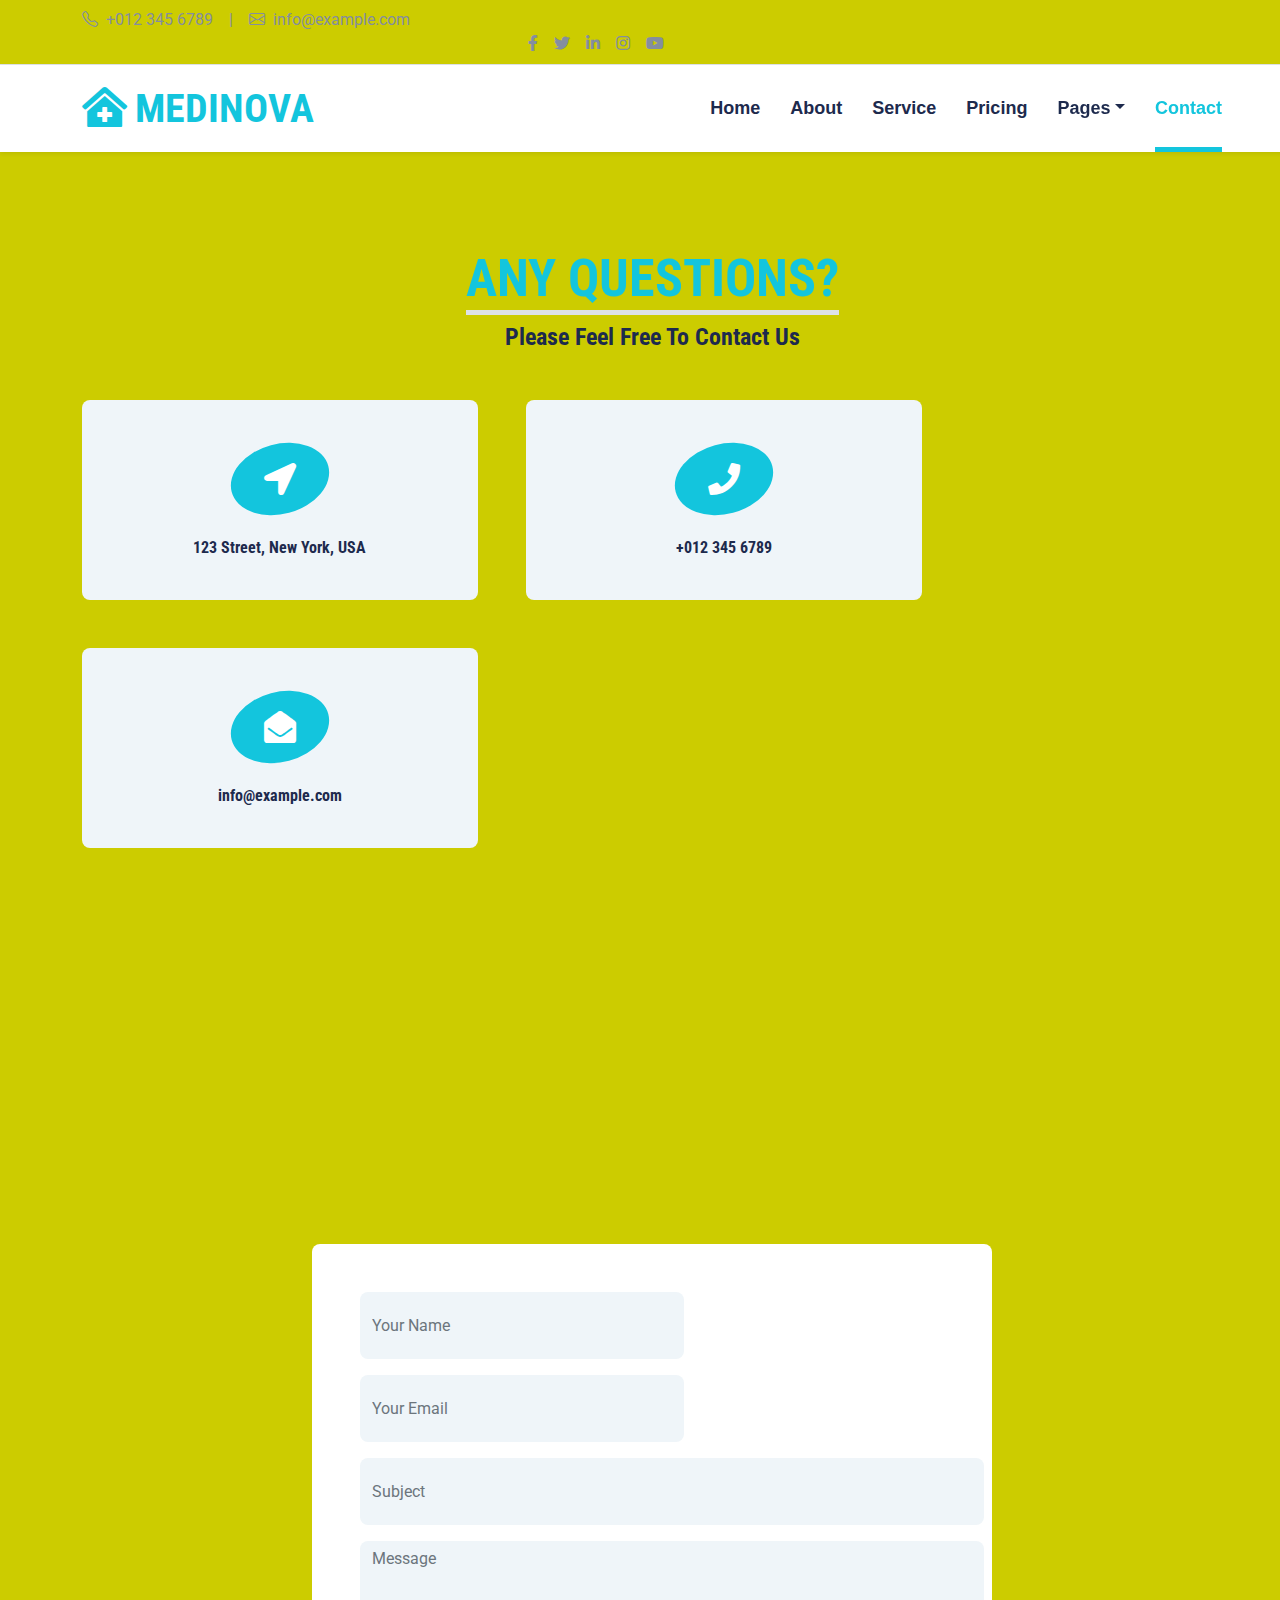
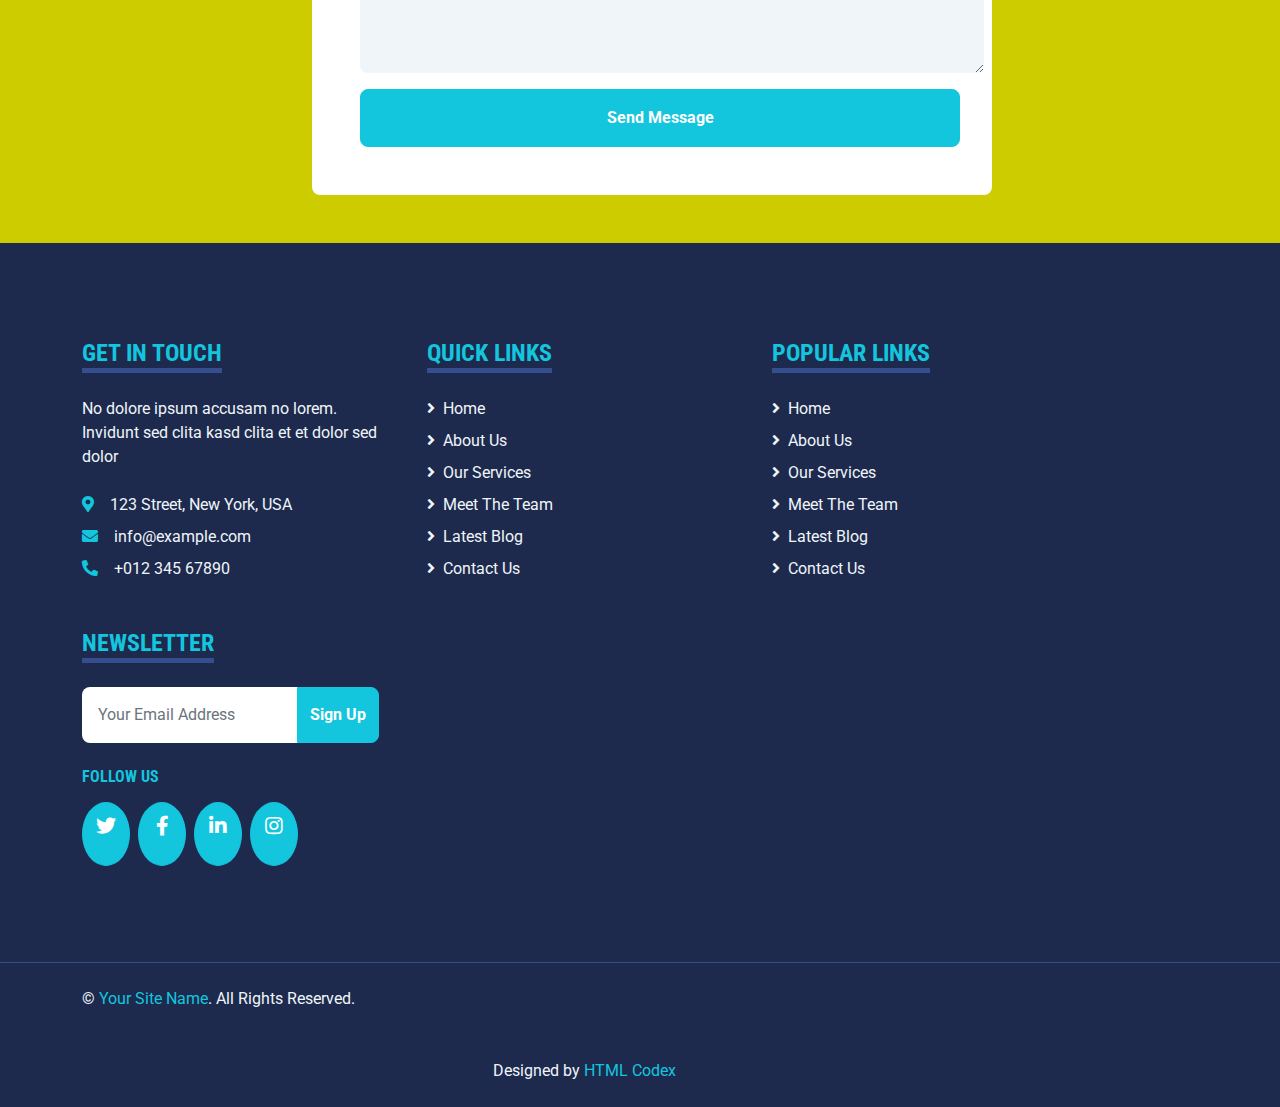
<file: contact.html>
<!DOCTYPE html>
<html lang="en">

<head>
    <meta charset="utf-8">
    <title>MEDINOVA - Hospital Website Template</title>
    <meta content="width=device-width, initial-scale=1.0" name="viewport">
    <meta content="Free HTML Templates" name="keywords">
    <meta content="Free HTML Templates" name="description">

    <!-- Favicon -->
    <link href="img/favicon.ico" rel="icon">

    <!-- Google Web Fonts -->
    <link rel="preconnect" href="https://fonts.gstatic.com">
    <link href="https://fonts.googleapis.com/css2?family=Roboto+Condensed:wght@400;700&family=Roboto:wght@400;700&display=swap" rel="stylesheet">  

    <!-- Icon Font Stylesheet -->
    <link href="https://cdnjs.cloudflare.com/ajax/libs/font-awesome/5.15.0/css/all.min.css" rel="stylesheet">
    <link href="https://cdn.jsdelivr.net/npm/bootstrap-icons@1.4.1/font/bootstrap-icons.css" rel="stylesheet">

    <!-- Libraries Stylesheet -->
    <link href="lib/owlcarousel/assets/owl.carousel.min.css" rel="stylesheet">
    <link href="lib/tempusdominus/css/tempusdominus-bootstrap-4.min.css" rel="stylesheet" />

    <!-- Customized Bootstrap Stylesheet -->
    <link href="css/bootstrap.min.css" rel="stylesheet">

    <!-- Template Stylesheet -->
    <link href="css/style.css" rel="stylesheet">
</head>

<body>
    <!-- Topbar Start -->
    <div class="container-fluid py-2 border-bottom d-none d-lg-block">
        <div class="container">
            <div class="row">
                <div class="col-md-6 text-center text-lg-start mb-2 mb-lg-0">
                    <div class="d-inline-flex align-items-center">
                        <a class="text-decoration-none text-body pe-3" href=""><i class="bi bi-telephone me-2"></i>+012 345 6789</a>
                        <span class="text-body">|</span>
                        <a class="text-decoration-none text-body px-3" href=""><i class="bi bi-envelope me-2"></i>info@example.com</a>
                    </div>
                </div>
                <div class="col-md-6 text-center text-lg-end">
                    <div class="d-inline-flex align-items-center">
                        <a class="text-body px-2" href="">
                            <i class="fab fa-facebook-f"></i>
                        </a>
                        <a class="text-body px-2" href="">
                            <i class="fab fa-twitter"></i>
                        </a>
                        <a class="text-body px-2" href="">
                            <i class="fab fa-linkedin-in"></i>
                        </a>
                        <a class="text-body px-2" href="">
                            <i class="fab fa-instagram"></i>
                        </a>
                        <a class="text-body ps-2" href="">
                            <i class="fab fa-youtube"></i>
                        </a>
                    </div>
                </div>
            </div>
        </div>
    </div>
    <!-- Topbar End -->


    <!-- Navbar Start -->
    <div class="container-fluid sticky-top bg-white shadow-sm mb-5">
        <div class="container">
            <nav class="navbar navbar-expand-lg bg-white navbar-light py-3 py-lg-0">
                <a href="index.html" class="navbar-brand">
                    <h1 class="m-0 text-uppercase text-primary"><i class="fa fa-clinic-medical me-2"></i>Medinova</h1>
                </a>
                <button class="navbar-toggler" type="button" data-bs-toggle="collapse" data-bs-target="#navbarCollapse">
                    <span class="navbar-toggler-icon"></span>
                </button>
                <div class="collapse navbar-collapse" id="navbarCollapse">
                    <div class="navbar-nav ms-auto py-0">
                        <a href="index.html" class="nav-item nav-link">Home</a>
                        <a href="about.html" class="nav-item nav-link">About</a>
                        <a href="service.html" class="nav-item nav-link">Service</a>
                        <a href="price.html" class="nav-item nav-link">Pricing</a>
                        <div class="nav-item dropdown">
                            <a href="#" class="nav-link dropdown-toggle" data-bs-toggle="dropdown">Pages</a>
                            <div class="dropdown-menu m-0">
                                <a href="blog.html" class="dropdown-item">Blog Grid</a>
                                <a href="detail.html" class="dropdown-item">Blog Detail</a>
                                <a href="team.html" class="dropdown-item">The Team</a>
                                <a href="testimonial.html" class="dropdown-item">Testimonial</a>
                                <a href="appointment.html" class="dropdown-item">Appointment</a>
                                <a href="search.html" class="dropdown-item">Search</a>
                            </div>
                        </div>
                        <a href="contact.html" class="nav-item nav-link active">Contact</a>
                    </div>
                </div>
            </nav>
        </div>
    </div>
    <!-- Navbar End -->


    <!-- Contact Start -->
    <div class="container-fluid pt-5">
        <div class="container">
            <div class="text-center mx-auto mb-5" style="max-width: 500px;">
                <h5 class="d-inline-block text-primary text-uppercase border-bottom border-5">Any Questions?</h5>
                <h1 class="display-4">Please Feel Free To Contact Us</h1>
            </div>
            <div class="row g-5 mb-5">
                <div class="col-lg-4">
                    <div class="bg-light rounded d-flex flex-column align-items-center justify-content-center text-center" style="height: 200px;">
                        <div class="d-flex align-items-center justify-content-center bg-primary rounded-circle mb-4" style="width: 100px; height: 70px; transform: rotate(-15deg);">
                            <i class="fa fa-2x fa-location-arrow text-white" style="transform: rotate(15deg);"></i>
                        </div>
                        <h6 class="mb-0">123 Street, New York, USA</h6>
                    </div>
                </div>
                <div class="col-lg-4">
                    <div class="bg-light rounded d-flex flex-column align-items-center justify-content-center text-center" style="height: 200px;">
                        <div class="d-flex align-items-center justify-content-center bg-primary rounded-circle mb-4" style="width: 100px; height: 70px; transform: rotate(-15deg);">
                            <i class="fa fa-2x fa-phone text-white" style="transform: rotate(15deg);"></i>
                        </div>
                        <h6 class="mb-0">+012 345 6789</h6>
                    </div>
                </div>
                <div class="col-lg-4">
                    <div class="bg-light rounded d-flex flex-column align-items-center justify-content-center text-center" style="height: 200px;">
                        <div class="d-flex align-items-center justify-content-center bg-primary rounded-circle mb-4" style="width: 100px; height: 70px; transform: rotate(-15deg);">
                            <i class="fa fa-2x fa-envelope-open text-white" style="transform: rotate(15deg);"></i>
                        </div>
                        <h6 class="mb-0">info@example.com</h6>
                    </div>
                </div>
            </div>
            <div class="row">
                <div class="col-12" style="height: 500px;">
                    <div class="position-relative h-100">
                        <iframe class="position-relative w-100 h-100"
                            src="https://www.google.com/maps/embed?pb=!1m18!1m12!1m3!1d3001156.4288297426!2d-78.01371936852176!3d42.72876761954724!2m3!1f0!2f0!3f0!3m2!1i1024!2i768!4f13.1!3m3!1m2!1s0x4ccc4bf0f123a5a9%3A0xddcfc6c1de189567!2sNew%20York%2C%20USA!5e0!3m2!1sen!2sbd!4v1603794290143!5m2!1sen!2sbd"
                            frameborder="0" style="border:0;" allowfullscreen="" aria-hidden="false"
                            tabindex="0"></iframe>
                    </div>
                </div>
            </div>
            <div class="row justify-content-center position-relative" style="margin-top: -200px; z-index: 1;">
                <div class="col-lg-8">
                    <div class="bg-white rounded p-5 m-5 mb-0">
                        <form>
                            <div class="row g-3">
                                <div class="col-12 col-sm-6">
                                    <input type="text" class="form-control bg-light border-0" placeholder="Your Name" style="height: 55px;">
                                </div>
                                <div class="col-12 col-sm-6">
                                    <input type="email" class="form-control bg-light border-0" placeholder="Your Email" style="height: 55px;">
                                </div>
                                <div class="col-12">
                                    <input type="text" class="form-control bg-light border-0" placeholder="Subject" style="height: 55px;">
                                </div>
                                <div class="col-12">
                                    <textarea class="form-control bg-light border-0" rows="5" placeholder="Message"></textarea>
                                </div>
                                <div class="col-12">
                                    <button class="btn btn-primary w-100 py-3" type="submit">Send Message</button>
                                </div>
                            </div>
                        </form>
                    </div>
                </div>
            </div>
        </div>
    </div>
    <!-- Contact End -->


    <!-- Footer Start -->
    <div class="container-fluid bg-dark text-light mt-5 py-5">
        <div class="container py-5">
            <div class="row g-5">
                <div class="col-lg-3 col-md-6">
                    <h4 class="d-inline-block text-primary text-uppercase border-bottom border-5 border-secondary mb-4">Get In Touch</h4>
                    <p class="mb-4">No dolore ipsum accusam no lorem. Invidunt sed clita kasd clita et et dolor sed dolor</p>
                    <p class="mb-2"><i class="fa fa-map-marker-alt text-primary me-3"></i>123 Street, New York, USA</p>
                    <p class="mb-2"><i class="fa fa-envelope text-primary me-3"></i>info@example.com</p>
                    <p class="mb-0"><i class="fa fa-phone-alt text-primary me-3"></i>+012 345 67890</p>
                </div>
                <div class="col-lg-3 col-md-6">
                    <h4 class="d-inline-block text-primary text-uppercase border-bottom border-5 border-secondary mb-4">Quick Links</h4>
                    <div class="d-flex flex-column justify-content-start">
                        <a class="text-light mb-2" href="#"><i class="fa fa-angle-right me-2"></i>Home</a>
                        <a class="text-light mb-2" href="#"><i class="fa fa-angle-right me-2"></i>About Us</a>
                        <a class="text-light mb-2" href="#"><i class="fa fa-angle-right me-2"></i>Our Services</a>
                        <a class="text-light mb-2" href="#"><i class="fa fa-angle-right me-2"></i>Meet The Team</a>
                        <a class="text-light mb-2" href="#"><i class="fa fa-angle-right me-2"></i>Latest Blog</a>
                        <a class="text-light" href="#"><i class="fa fa-angle-right me-2"></i>Contact Us</a>
                    </div>
                </div>
                <div class="col-lg-3 col-md-6">
                    <h4 class="d-inline-block text-primary text-uppercase border-bottom border-5 border-secondary mb-4">Popular Links</h4>
                    <div class="d-flex flex-column justify-content-start">
                        <a class="text-light mb-2" href="#"><i class="fa fa-angle-right me-2"></i>Home</a>
                        <a class="text-light mb-2" href="#"><i class="fa fa-angle-right me-2"></i>About Us</a>
                        <a class="text-light mb-2" href="#"><i class="fa fa-angle-right me-2"></i>Our Services</a>
                        <a class="text-light mb-2" href="#"><i class="fa fa-angle-right me-2"></i>Meet The Team</a>
                        <a class="text-light mb-2" href="#"><i class="fa fa-angle-right me-2"></i>Latest Blog</a>
                        <a class="text-light" href="#"><i class="fa fa-angle-right me-2"></i>Contact Us</a>
                    </div>
                </div>
                <div class="col-lg-3 col-md-6">
                    <h4 class="d-inline-block text-primary text-uppercase border-bottom border-5 border-secondary mb-4">Newsletter</h4>
                    <form action="">
                        <div class="input-group">
                            <input type="text" class="form-control p-3 border-0" placeholder="Your Email Address">
                            <button class="btn btn-primary">Sign Up</button>
                        </div>
                    </form>
                    <h6 class="text-primary text-uppercase mt-4 mb-3">Follow Us</h6>
                    <div class="d-flex">
                        <a class="btn btn-lg btn-primary btn-lg-square rounded-circle me-2" href="#"><i class="fab fa-twitter"></i></a>
                        <a class="btn btn-lg btn-primary btn-lg-square rounded-circle me-2" href="#"><i class="fab fa-facebook-f"></i></a>
                        <a class="btn btn-lg btn-primary btn-lg-square rounded-circle me-2" href="#"><i class="fab fa-linkedin-in"></i></a>
                        <a class="btn btn-lg btn-primary btn-lg-square rounded-circle" href="#"><i class="fab fa-instagram"></i></a>
                    </div>
                </div>
            </div>
        </div>
    </div>
    <div class="container-fluid bg-dark text-light border-top border-secondary py-4">
        <div class="container">
            <div class="row g-5">
                <div class="col-md-6 text-center text-md-start">
                    <p class="mb-md-0">&copy; <a class="text-primary" href="#">Your Site Name</a>. All Rights Reserved.</p>
                </div>
                <div class="col-md-6 text-center text-md-end">
                    <p class="mb-0">Designed by <a class="text-primary" href="https://htmlcodex.com">HTML Codex</a></p>
                </div>
            </div>
        </div>
    </div>
    <!-- Footer End -->


    <!-- Back to Top -->
    <a href="#" class="btn btn-lg btn-primary btn-lg-square back-to-top"><i class="bi bi-arrow-up"></i></a>


    <!-- JavaScript Libraries -->
    <script src="https://code.jquery.com/jquery-3.4.1.min.js"></script>
    <script src="https://cdn.jsdelivr.net/npm/bootstrap@5.0.0/dist/js/bootstrap.bundle.min.js"></script>
    <script src="lib/easing/easing.min.js"></script>
    <script src="lib/waypoints/waypoints.min.js"></script>
    <script src="lib/owlcarousel/owl.carousel.min.js"></script>
    <script src="lib/tempusdominus/js/moment.min.js"></script>
    <script src="lib/tempusdominus/js/moment-timezone.min.js"></script>
    <script src="lib/tempusdominus/js/tempusdominus-bootstrap-4.min.js"></script>

    <!-- Template Javascript -->
    <script src="js/main.js"></script>
</body>

</html>
</file>
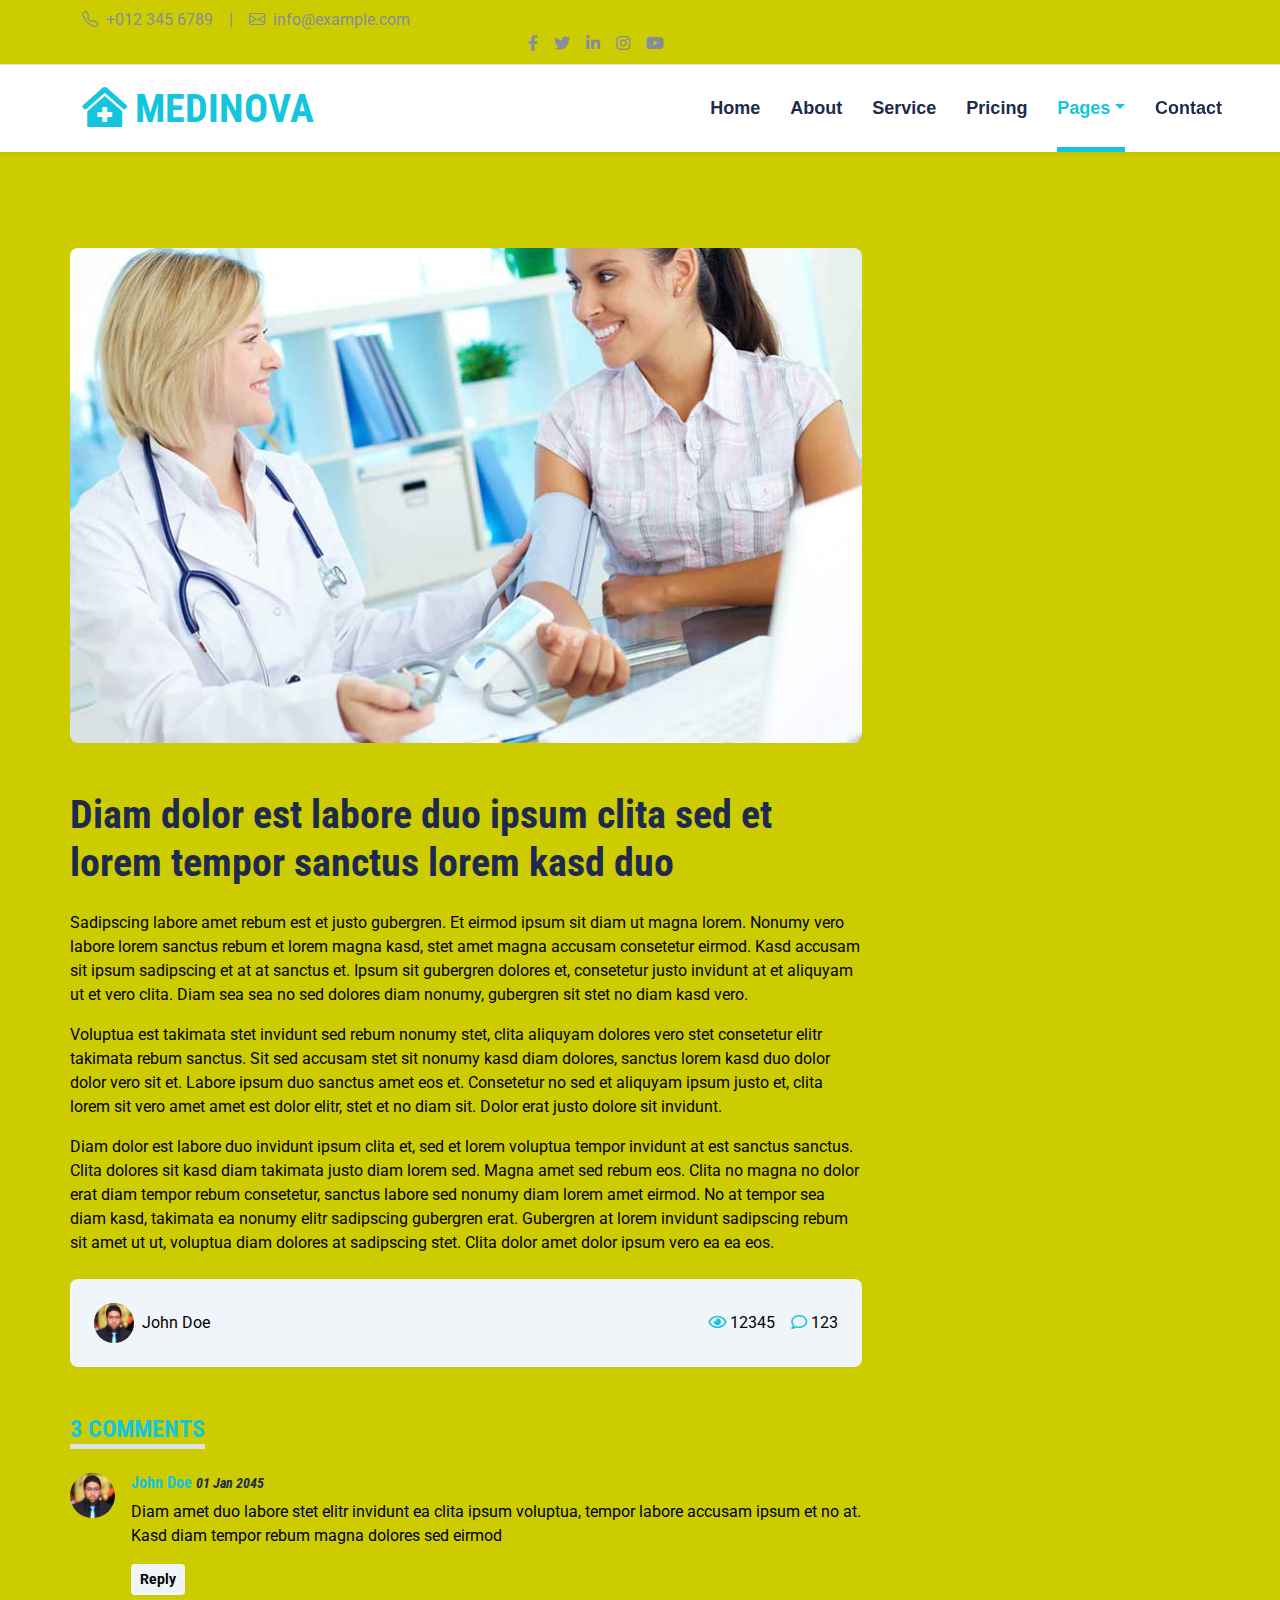
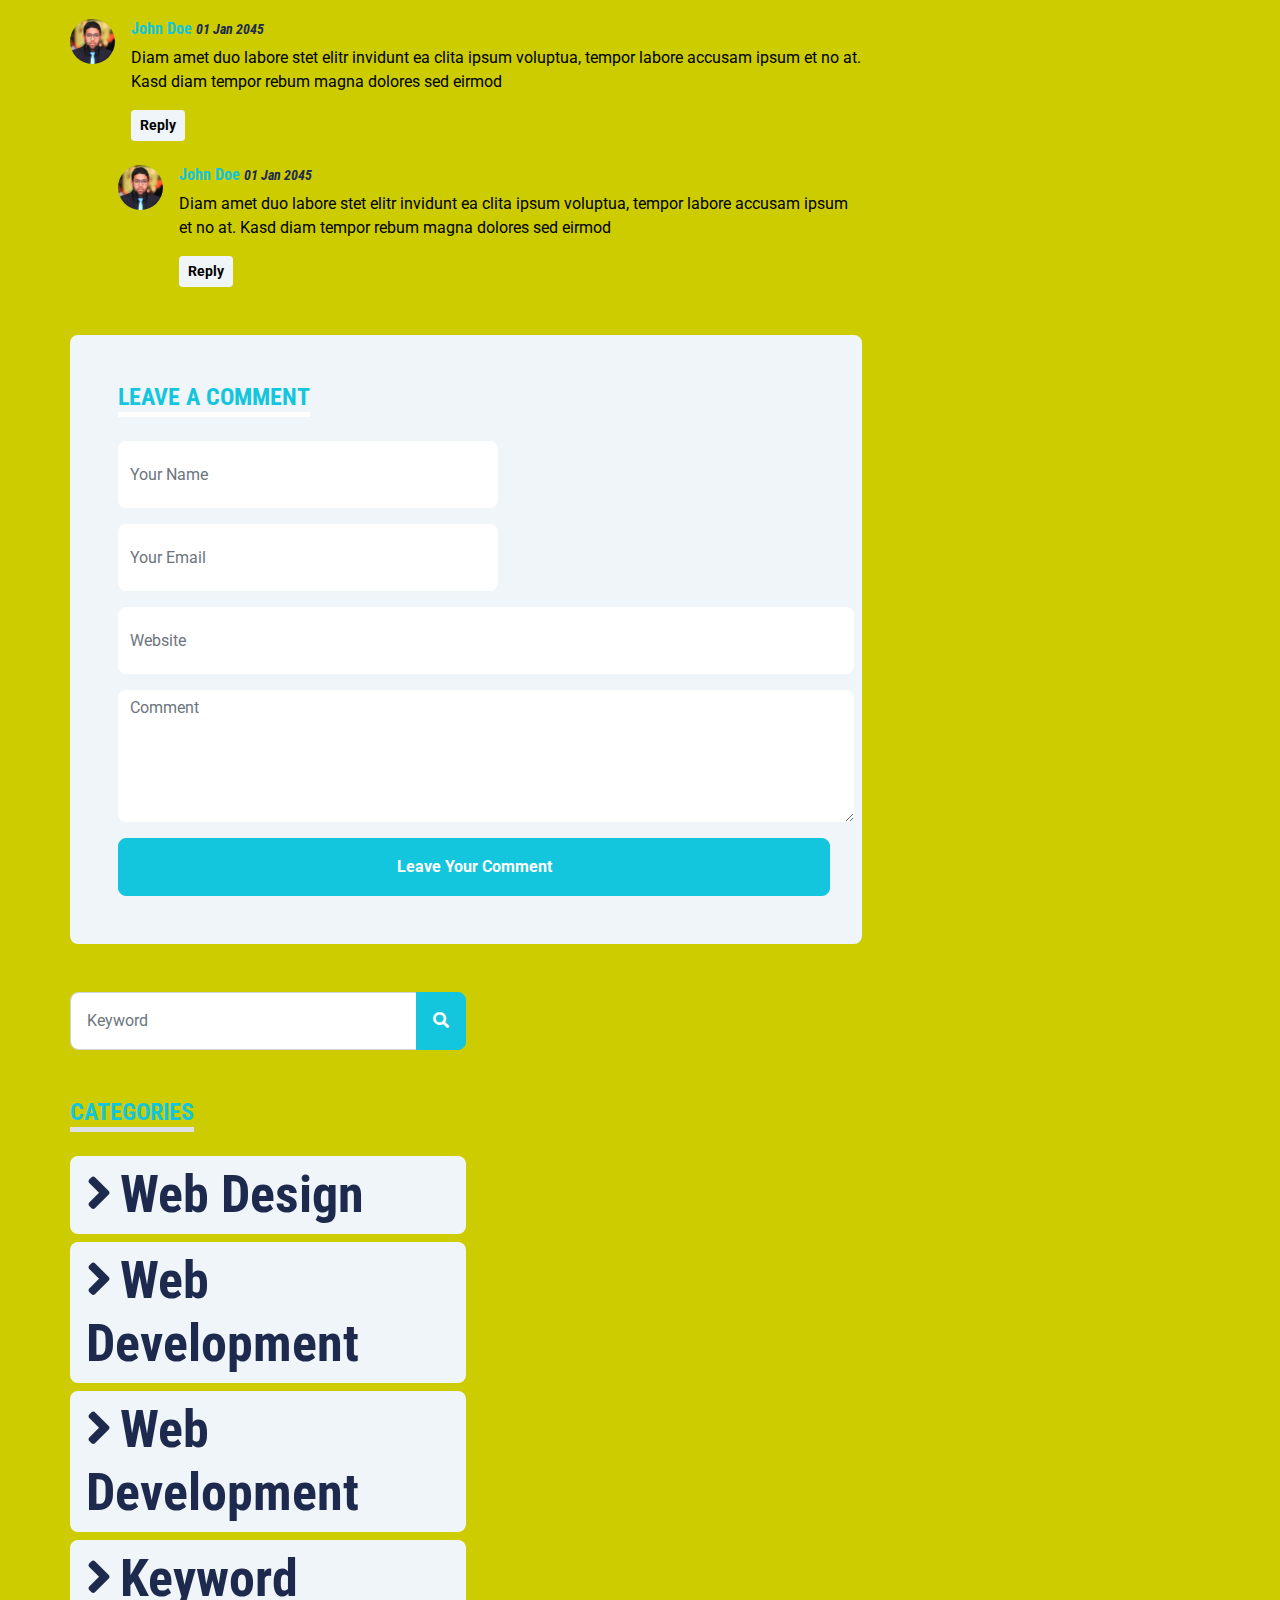
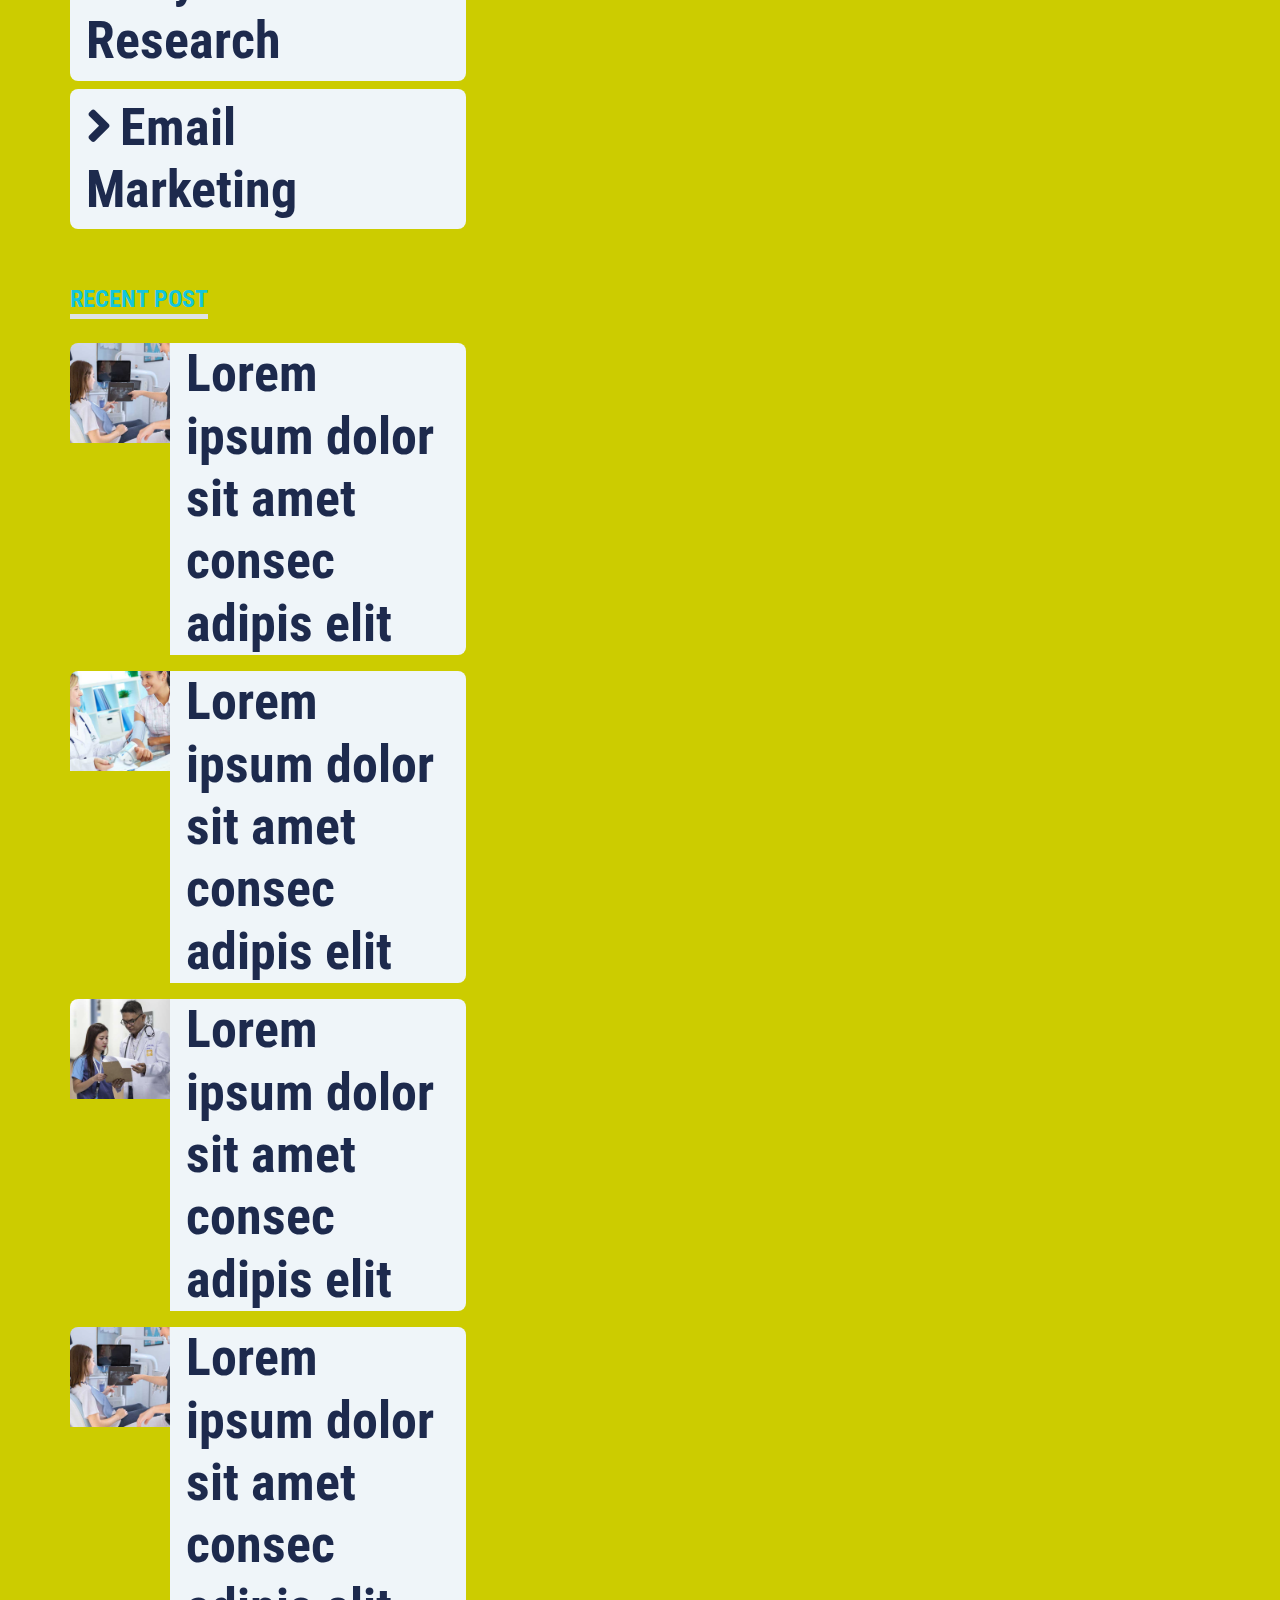
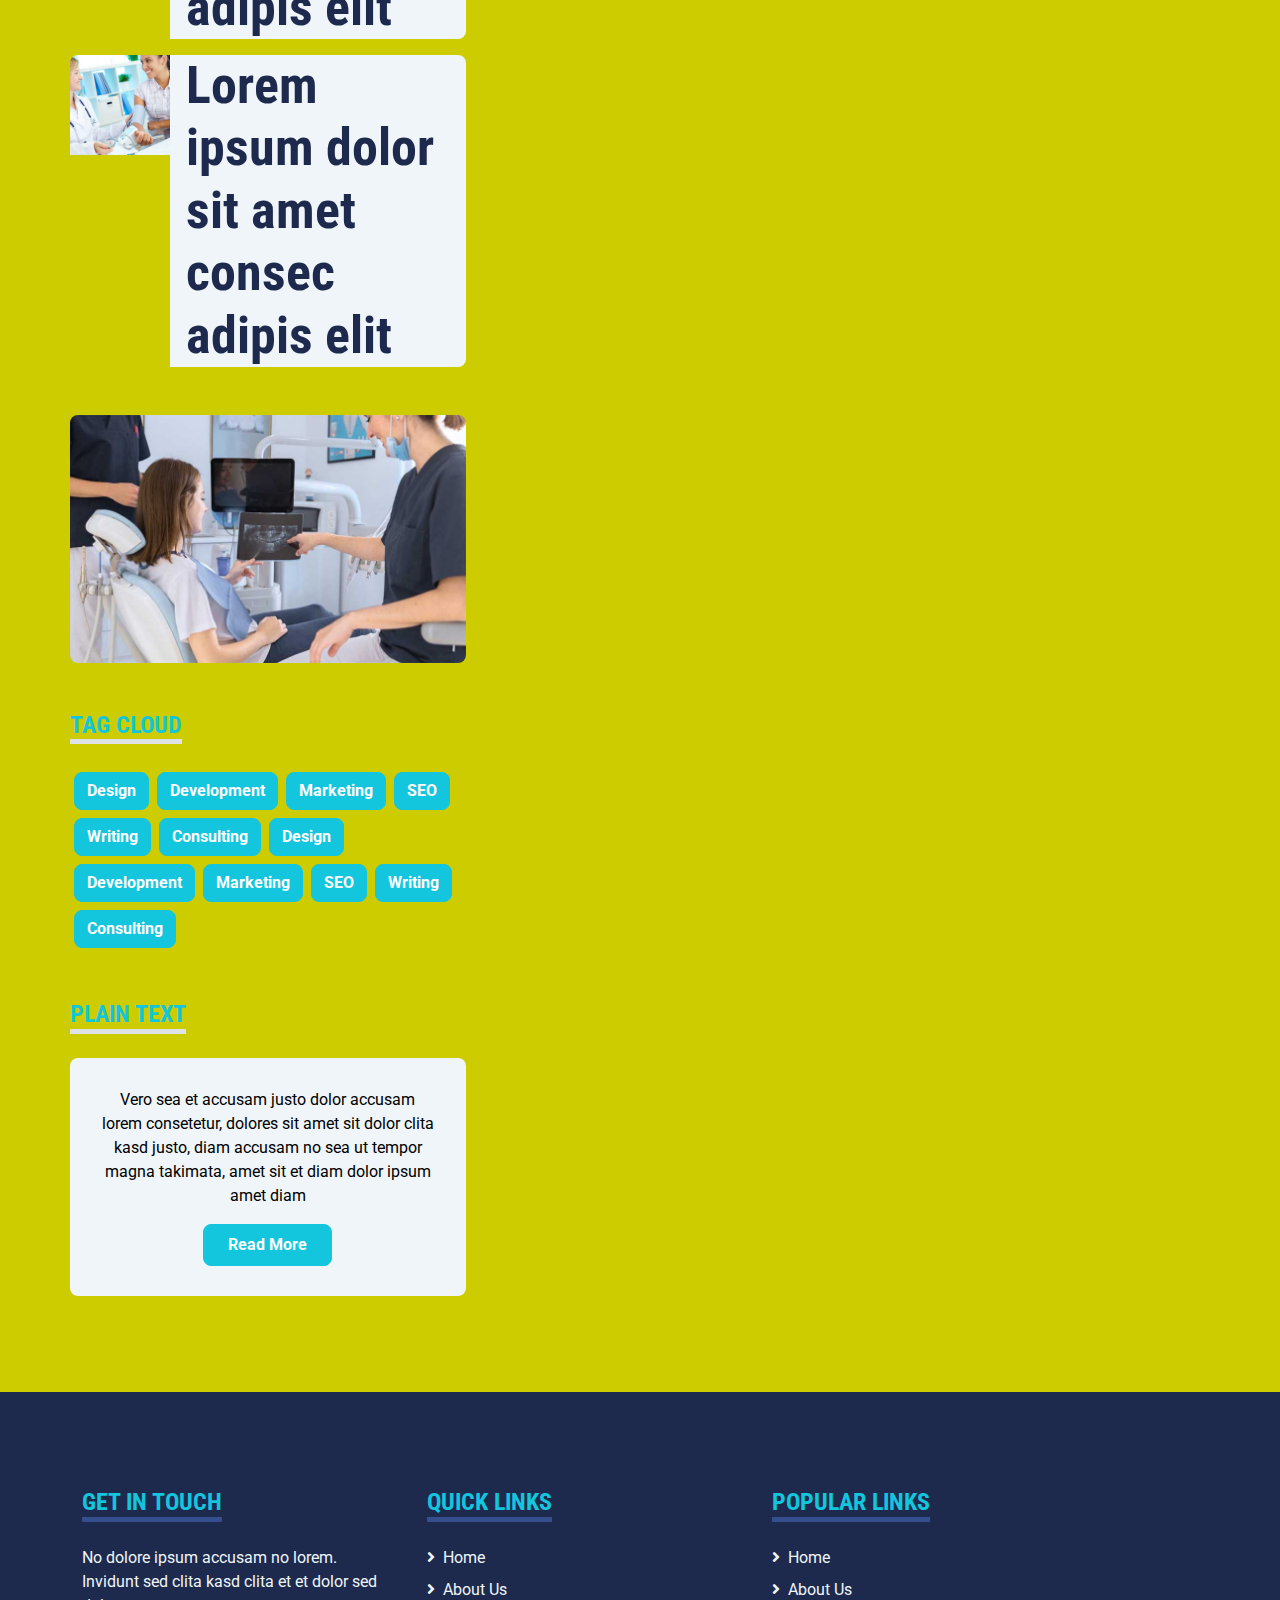
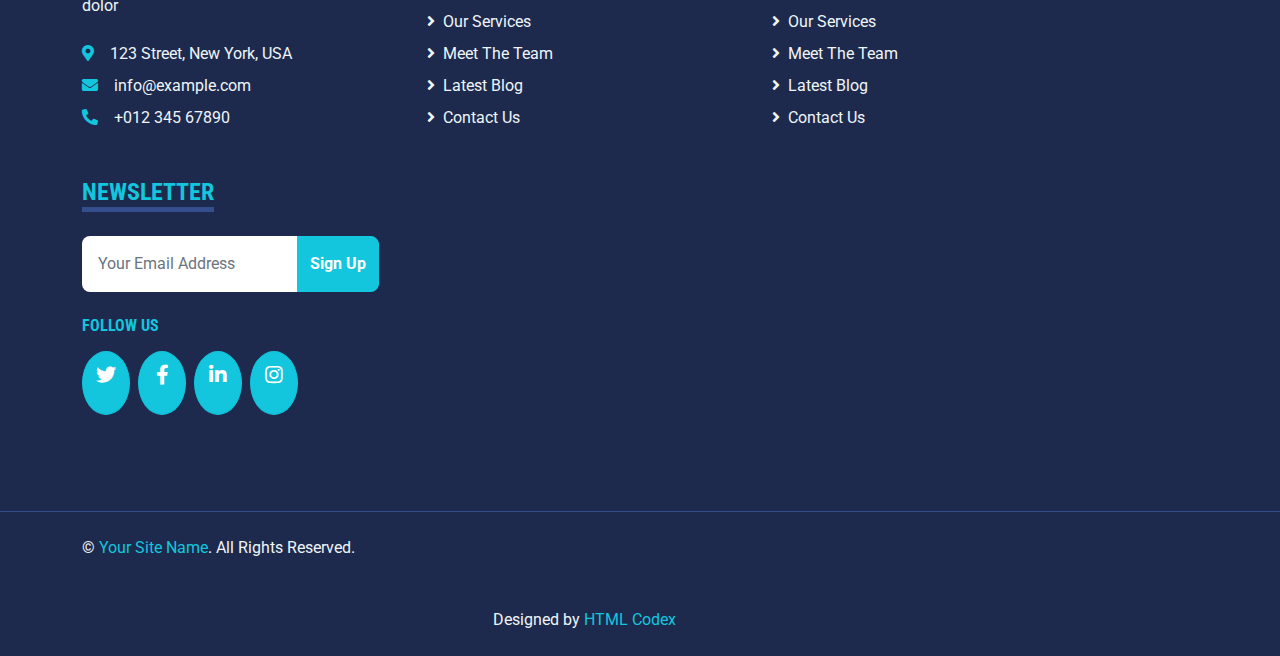
<file: detail.html>
<!DOCTYPE html>
<html lang="en">

<head>
    <meta charset="utf-8">
    <title>MEDINOVA - Hospital Website Template</title>
    <meta content="width=device-width, initial-scale=1.0" name="viewport">
    <meta content="Free HTML Templates" name="keywords">
    <meta content="Free HTML Templates" name="description">

    <!-- Favicon -->
    <link href="img/favicon.ico" rel="icon">

    <!-- Google Web Fonts -->
    <link rel="preconnect" href="https://fonts.gstatic.com">
    <link href="https://fonts.googleapis.com/css2?family=Roboto+Condensed:wght@400;700&family=Roboto:wght@400;700&display=swap" rel="stylesheet">  

    <!-- Icon Font Stylesheet -->
    <link href="https://cdnjs.cloudflare.com/ajax/libs/font-awesome/5.15.0/css/all.min.css" rel="stylesheet">
    <link href="https://cdn.jsdelivr.net/npm/bootstrap-icons@1.4.1/font/bootstrap-icons.css" rel="stylesheet">

    <!-- Libraries Stylesheet -->
    <link href="lib/owlcarousel/assets/owl.carousel.min.css" rel="stylesheet">
    <link href="lib/tempusdominus/css/tempusdominus-bootstrap-4.min.css" rel="stylesheet" />

    <!-- Customized Bootstrap Stylesheet -->
    <link href="css/bootstrap.min.css" rel="stylesheet">

    <!-- Template Stylesheet -->
    <link href="css/style.css" rel="stylesheet">
</head>

<body>
    <!-- Topbar Start -->
    <div class="container-fluid py-2 border-bottom d-none d-lg-block">
        <div class="container">
            <div class="row">
                <div class="col-md-6 text-center text-lg-start mb-2 mb-lg-0">
                    <div class="d-inline-flex align-items-center">
                        <a class="text-decoration-none text-body pe-3" href=""><i class="bi bi-telephone me-2"></i>+012 345 6789</a>
                        <span class="text-body">|</span>
                        <a class="text-decoration-none text-body px-3" href=""><i class="bi bi-envelope me-2"></i>info@example.com</a>
                    </div>
                </div>
                <div class="col-md-6 text-center text-lg-end">
                    <div class="d-inline-flex align-items-center">
                        <a class="text-body px-2" href="">
                            <i class="fab fa-facebook-f"></i>
                        </a>
                        <a class="text-body px-2" href="">
                            <i class="fab fa-twitter"></i>
                        </a>
                        <a class="text-body px-2" href="">
                            <i class="fab fa-linkedin-in"></i>
                        </a>
                        <a class="text-body px-2" href="">
                            <i class="fab fa-instagram"></i>
                        </a>
                        <a class="text-body ps-2" href="">
                            <i class="fab fa-youtube"></i>
                        </a>
                    </div>
                </div>
            </div>
        </div>
    </div>
    <!-- Topbar End -->


    <!-- Navbar Start -->
    <div class="container-fluid sticky-top bg-white shadow-sm mb-5">
        <div class="container">
            <nav class="navbar navbar-expand-lg bg-white navbar-light py-3 py-lg-0">
                <a href="index.html" class="navbar-brand">
                    <h1 class="m-0 text-uppercase text-primary"><i class="fa fa-clinic-medical me-2"></i>Medinova</h1>
                </a>
                <button class="navbar-toggler" type="button" data-bs-toggle="collapse" data-bs-target="#navbarCollapse">
                    <span class="navbar-toggler-icon"></span>
                </button>
                <div class="collapse navbar-collapse" id="navbarCollapse">
                    <div class="navbar-nav ms-auto py-0">
                        <a href="index.html" class="nav-item nav-link">Home</a>
                        <a href="about.html" class="nav-item nav-link">About</a>
                        <a href="service.html" class="nav-item nav-link">Service</a>
                        <a href="price.html" class="nav-item nav-link">Pricing</a>
                        <div class="nav-item dropdown">
                            <a href="#" class="nav-link dropdown-toggle active" data-bs-toggle="dropdown">Pages</a>
                            <div class="dropdown-menu m-0">
                                <a href="blog.html" class="dropdown-item">Blog Grid</a>
                                <a href="detail.html" class="dropdown-item active">Blog Detail</a>
                                <a href="team.html" class="dropdown-item">The Team</a>
                                <a href="testimonial.html" class="dropdown-item">Testimonial</a>
                                <a href="appointment.html" class="dropdown-item">Appointment</a>
                                <a href="search.html" class="dropdown-item">Search</a>
                            </div>
                        </div>
                        <a href="contact.html" class="nav-item nav-link">Contact</a>
                    </div>
                </div>
            </nav>
        </div>
    </div>
    <!-- Navbar End -->


    <!-- Blog Start -->
    <div class="container py-5">
        <div class="row g-5">
            <div class="col-lg-8">
                <!-- Blog Detail Start -->
                <div class="mb-5">
                    <img class="img-fluid w-100 rounded mb-5" src="img/blog-2.jpg" alt="">
                    <h1 class="mb-4">Diam dolor est labore duo ipsum clita sed et lorem tempor sanctus lorem kasd duo</h1>
                    <p>Sadipscing labore amet rebum est et justo gubergren. Et eirmod ipsum sit diam ut
                        magna lorem. Nonumy vero labore lorem sanctus rebum et lorem magna kasd, stet
                        amet magna accusam consetetur eirmod. Kasd accusam sit ipsum sadipscing et at at
                        sanctus et. Ipsum sit gubergren dolores et, consetetur justo invidunt at et
                        aliquyam ut et vero clita. Diam sea sea no sed dolores diam nonumy, gubergren
                        sit stet no diam kasd vero.</p>
                    <p>Voluptua est takimata stet invidunt sed rebum nonumy stet, clita aliquyam dolores
                        vero stet consetetur elitr takimata rebum sanctus. Sit sed accusam stet sit
                        nonumy kasd diam dolores, sanctus lorem kasd duo dolor dolor vero sit et. Labore
                        ipsum duo sanctus amet eos et. Consetetur no sed et aliquyam ipsum justo et,
                        clita lorem sit vero amet amet est dolor elitr, stet et no diam sit. Dolor erat
                        justo dolore sit invidunt.</p>
                    <p>Diam dolor est labore duo invidunt ipsum clita et, sed et lorem voluptua tempor
                        invidunt at est sanctus sanctus. Clita dolores sit kasd diam takimata justo diam
                        lorem sed. Magna amet sed rebum eos. Clita no magna no dolor erat diam tempor
                        rebum consetetur, sanctus labore sed nonumy diam lorem amet eirmod. No at tempor
                        sea diam kasd, takimata ea nonumy elitr sadipscing gubergren erat. Gubergren at
                        lorem invidunt sadipscing rebum sit amet ut ut, voluptua diam dolores at
                        sadipscing stet. Clita dolor amet dolor ipsum vero ea ea eos.</p>
                    <div class="d-flex justify-content-between bg-light rounded p-4 mt-4 mb-4">
                        <div class="d-flex align-items-center">
                            <img class="rounded-circle me-2" src="img/user.jpg" width="40" height="40" alt="">
                            <span>John Doe</span>
                        </div>
                        <div class="d-flex align-items-center">
                            <span class="ms-3"><i class="far fa-eye text-primary me-1"></i>12345</span>
                            <span class="ms-3"><i class="far fa-comment text-primary me-1"></i>123</span>
                        </div>
                    </div>
                </div>
                <!-- Blog Detail End -->

                <!-- Comment List Start -->
                <div class="mb-5">
                    <h4 class="d-inline-block text-primary text-uppercase border-bottom border-5 mb-4">3 Comments</h4>
                    <div class="d-flex mb-4">
                        <img src="img/user.jpg" class="img-fluid rounded-circle" style="width: 45px; height: 45px;">
                        <div class="ps-3">
                            <h6><a href="">John Doe</a> <small><i>01 Jan 2045</i></small></h6>
                            <p>Diam amet duo labore stet elitr invidunt ea clita ipsum voluptua, tempor labore
                                accusam ipsum et no at. Kasd diam tempor rebum magna dolores sed eirmod</p>
                            <button class="btn btn-sm btn-light">Reply</button>
                        </div>
                    </div>
                    <div class="d-flex mb-4">
                        <img src="img/user.jpg" class="img-fluid rounded-circle" style="width: 45px; height: 45px;">
                        <div class="ps-3">
                            <h6><a href="">John Doe</a> <small><i>01 Jan 2045</i></small></h6>
                            <p>Diam amet duo labore stet elitr invidunt ea clita ipsum voluptua, tempor labore
                                accusam ipsum et no at. Kasd diam tempor rebum magna dolores sed eirmod</p>
                            <button class="btn btn-sm btn-light">Reply</button>
                        </div>
                    </div>
                    <div class="d-flex ms-5 mb-4">
                        <img src="img/user.jpg" class="img-fluid rounded-circle" style="width: 45px; height: 45px;">
                        <div class="ps-3">
                            <h6><a href="">John Doe</a> <small><i>01 Jan 2045</i></small></h6>
                            <p>Diam amet duo labore stet elitr invidunt ea clita ipsum voluptua, tempor labore
                                accusam ipsum et no at. Kasd diam tempor rebum magna dolores sed eirmod</p>
                            <button class="btn btn-sm btn-light">Reply</button>
                        </div>
                    </div>
                </div>
                <!-- Comment List End -->

                <!-- Comment Form Start -->
                <div class="bg-light rounded p-5">
                    <h4 class="d-inline-block text-primary text-uppercase border-bottom border-5 border-white mb-4">Leave a comment</h4>
                    <form>
                        <div class="row g-3">
                            <div class="col-12 col-sm-6">
                                <input type="text" class="form-control bg-white border-0" placeholder="Your Name" style="height: 55px;">
                            </div>
                            <div class="col-12 col-sm-6">
                                <input type="email" class="form-control bg-white border-0" placeholder="Your Email" style="height: 55px;">
                            </div>
                            <div class="col-12">
                                <input type="text" class="form-control bg-white border-0" placeholder="Website" style="height: 55px;">
                            </div>
                            <div class="col-12">
                                <textarea class="form-control bg-white border-0" rows="5" placeholder="Comment"></textarea>
                            </div>
                            <div class="col-12">
                                <button class="btn btn-primary w-100 py-3" type="submit">Leave Your Comment</button>
                            </div>
                        </div>
                    </form>
                </div>
                <!-- Comment Form End -->
            </div>

            <!-- Sidebar Start -->
            <div class="col-lg-4">
                <!-- Search Form Start -->
                <div class="mb-5">
                    <div class="input-group">
                        <input type="text" class="form-control p-3" placeholder="Keyword">
                        <button class="btn btn-primary px-3"><i class="fa fa-search"></i></button>
                    </div>
                </div>
                <!-- Search Form End -->

                <!-- Category Start -->
                <div class="mb-5">
                    <h4 class="d-inline-block text-primary text-uppercase border-bottom border-5 mb-4">Categories</h4>
                    <div class="d-flex flex-column justify-content-start">
                        <a class="h5 bg-light rounded py-2 px-3 mb-2" href="#"><i class="fa fa-angle-right me-2"></i>Web Design</a>
                        <a class="h5 bg-light rounded py-2 px-3 mb-2" href="#"><i class="fa fa-angle-right me-2"></i>Web Development</a>
                        <a class="h5 bg-light rounded py-2 px-3 mb-2" href="#"><i class="fa fa-angle-right me-2"></i>Web Development</a>
                        <a class="h5 bg-light rounded py-2 px-3 mb-2" href="#"><i class="fa fa-angle-right me-2"></i>Keyword Research</a>
                        <a class="h5 bg-light rounded py-2 px-3 mb-2" href="#"><i class="fa fa-angle-right me-2"></i>Email Marketing</a>
                    </div>
                </div>
                <!-- Category End -->

                <!-- Recent Post Start -->
                <div class="mb-5">
                    <h4 class="d-inline-block text-primary text-uppercase border-bottom border-5 mb-4">Recent Post</h4>
                    <div class="d-flex rounded overflow-hidden mb-3">
                        <img class="img-fluid" src="img/blog-1.jpg" style="width: 100px; height: 100px; object-fit: cover;" alt="">
                        <a href="" class="h5 d-flex align-items-center bg-light px-3 mb-0">Lorem ipsum dolor sit amet consec adipis elit
                        </a>
                    </div>
                    <div class="d-flex rounded overflow-hidden mb-3">
                        <img class="img-fluid" src="img/blog-2.jpg" style="width: 100px; height: 100px; object-fit: cover;" alt="">
                        <a href="" class="h5 d-flex align-items-center bg-light px-3 mb-0">Lorem ipsum dolor sit amet consec adipis elit
                        </a>
                    </div>
                    <div class="d-flex rounded overflow-hidden mb-3">
                        <img class="img-fluid" src="img/blog-3.jpg" style="width: 100px; height: 100px; object-fit: cover;" alt="">
                        <a href="" class="h5 d-flex align-items-center bg-light px-3 mb-0">Lorem ipsum dolor sit amet consec adipis elit
                        </a>
                    </div>
                    <div class="d-flex rounded overflow-hidden mb-3">
                        <img class="img-fluid" src="img/blog-1.jpg" style="width: 100px; height: 100px; object-fit: cover;" alt="">
                        <a href="" class="h5 d-flex align-items-center bg-light px-3 mb-0">Lorem ipsum dolor sit amet consec adipis elit
                        </a>
                    </div>
                    <div class="d-flex rounded overflow-hidden mb-3">
                        <img class="img-fluid" src="img/blog-2.jpg" style="width: 100px; height: 100px; object-fit: cover;" alt="">
                        <a href="" class="h5 d-flex align-items-center bg-light px-3 mb-0">Lorem ipsum dolor sit amet consec adipis elit
                        </a>
                    </div>
                </div>
                <!-- Recent Post End -->

                <!-- Image Start -->
                <div class="mb-5">
                    <img src="img/blog-1.jpg" alt="" class="img-fluid rounded">
                </div>
                <!-- Image End -->

                <!-- Tags Start -->
                <div class="mb-5">
                    <h4 class="d-inline-block text-primary text-uppercase border-bottom border-5 mb-4">Tag Cloud</h4>
                    <div class="d-flex flex-wrap m-n1">
                        <a href="" class="btn btn-primary m-1">Design</a>
                        <a href="" class="btn btn-primary m-1">Development</a>
                        <a href="" class="btn btn-primary m-1">Marketing</a>
                        <a href="" class="btn btn-primary m-1">SEO</a>
                        <a href="" class="btn btn-primary m-1">Writing</a>
                        <a href="" class="btn btn-primary m-1">Consulting</a>
                        <a href="" class="btn btn-primary m-1">Design</a>
                        <a href="" class="btn btn-primary m-1">Development</a>
                        <a href="" class="btn btn-primary m-1">Marketing</a>
                        <a href="" class="btn btn-primary m-1">SEO</a>
                        <a href="" class="btn btn-primary m-1">Writing</a>
                        <a href="" class="btn btn-primary m-1">Consulting</a>
                    </div>
                </div>
                <!-- Tags End -->

                <!-- Plain Text Start -->
                <div>
                    <h4 class="d-inline-block text-primary text-uppercase border-bottom border-5 mb-4">Plain Text</h4>
                    <div class="bg-light rounded text-center" style="padding: 30px;">
                        <p>Vero sea et accusam justo dolor accusam lorem consetetur, dolores sit amet sit dolor clita kasd justo, diam accusam no sea ut tempor magna takimata, amet sit et diam dolor ipsum amet diam</p>
                        <a href="" class="btn btn-primary py-2 px-4">Read More</a>
                    </div>
                </div>
                <!-- Plain Text End -->
            </div>
            <!-- Sidebar End -->
        </div>
    </div>
    <!-- Blog End -->


    <!-- Footer Start -->
    <div class="container-fluid bg-dark text-light mt-5 py-5">
        <div class="container py-5">
            <div class="row g-5">
                <div class="col-lg-3 col-md-6">
                    <h4 class="d-inline-block text-primary text-uppercase border-bottom border-5 border-secondary mb-4">Get In Touch</h4>
                    <p class="mb-4">No dolore ipsum accusam no lorem. Invidunt sed clita kasd clita et et dolor sed dolor</p>
                    <p class="mb-2"><i class="fa fa-map-marker-alt text-primary me-3"></i>123 Street, New York, USA</p>
                    <p class="mb-2"><i class="fa fa-envelope text-primary me-3"></i>info@example.com</p>
                    <p class="mb-0"><i class="fa fa-phone-alt text-primary me-3"></i>+012 345 67890</p>
                </div>
                <div class="col-lg-3 col-md-6">
                    <h4 class="d-inline-block text-primary text-uppercase border-bottom border-5 border-secondary mb-4">Quick Links</h4>
                    <div class="d-flex flex-column justify-content-start">
                        <a class="text-light mb-2" href="#"><i class="fa fa-angle-right me-2"></i>Home</a>
                        <a class="text-light mb-2" href="#"><i class="fa fa-angle-right me-2"></i>About Us</a>
                        <a class="text-light mb-2" href="#"><i class="fa fa-angle-right me-2"></i>Our Services</a>
                        <a class="text-light mb-2" href="#"><i class="fa fa-angle-right me-2"></i>Meet The Team</a>
                        <a class="text-light mb-2" href="#"><i class="fa fa-angle-right me-2"></i>Latest Blog</a>
                        <a class="text-light" href="#"><i class="fa fa-angle-right me-2"></i>Contact Us</a>
                    </div>
                </div>
                <div class="col-lg-3 col-md-6">
                    <h4 class="d-inline-block text-primary text-uppercase border-bottom border-5 border-secondary mb-4">Popular Links</h4>
                    <div class="d-flex flex-column justify-content-start">
                        <a class="text-light mb-2" href="#"><i class="fa fa-angle-right me-2"></i>Home</a>
                        <a class="text-light mb-2" href="#"><i class="fa fa-angle-right me-2"></i>About Us</a>
                        <a class="text-light mb-2" href="#"><i class="fa fa-angle-right me-2"></i>Our Services</a>
                        <a class="text-light mb-2" href="#"><i class="fa fa-angle-right me-2"></i>Meet The Team</a>
                        <a class="text-light mb-2" href="#"><i class="fa fa-angle-right me-2"></i>Latest Blog</a>
                        <a class="text-light" href="#"><i class="fa fa-angle-right me-2"></i>Contact Us</a>
                    </div>
                </div>
                <div class="col-lg-3 col-md-6">
                    <h4 class="d-inline-block text-primary text-uppercase border-bottom border-5 border-secondary mb-4">Newsletter</h4>
                    <form action="">
                        <div class="input-group">
                            <input type="text" class="form-control p-3 border-0" placeholder="Your Email Address">
                            <button class="btn btn-primary">Sign Up</button>
                        </div>
                    </form>
                    <h6 class="text-primary text-uppercase mt-4 mb-3">Follow Us</h6>
                    <div class="d-flex">
                        <a class="btn btn-lg btn-primary btn-lg-square rounded-circle me-2" href="#"><i class="fab fa-twitter"></i></a>
                        <a class="btn btn-lg btn-primary btn-lg-square rounded-circle me-2" href="#"><i class="fab fa-facebook-f"></i></a>
                        <a class="btn btn-lg btn-primary btn-lg-square rounded-circle me-2" href="#"><i class="fab fa-linkedin-in"></i></a>
                        <a class="btn btn-lg btn-primary btn-lg-square rounded-circle" href="#"><i class="fab fa-instagram"></i></a>
                    </div>
                </div>
            </div>
        </div>
    </div>
    <div class="container-fluid bg-dark text-light border-top border-secondary py-4">
        <div class="container">
            <div class="row g-5">
                <div class="col-md-6 text-center text-md-start">
                    <p class="mb-md-0">&copy; <a class="text-primary" href="#">Your Site Name</a>. All Rights Reserved.</p>
                </div>
                <div class="col-md-6 text-center text-md-end">
                    <p class="mb-0">Designed by <a class="text-primary" href="https://htmlcodex.com">HTML Codex</a></p>
                </div>
            </div>
        </div>
    </div>
    <!-- Footer End -->


    <!-- Back to Top -->
    <a href="#" class="btn btn-lg btn-primary btn-lg-square back-to-top"><i class="bi bi-arrow-up"></i></a>


    <!-- JavaScript Libraries -->
    <script src="https://code.jquery.com/jquery-3.4.1.min.js"></script>
    <script src="https://cdn.jsdelivr.net/npm/bootstrap@5.0.0/dist/js/bootstrap.bundle.min.js"></script>
    <script src="lib/easing/easing.min.js"></script>
    <script src="lib/waypoints/waypoints.min.js"></script>
    <script src="lib/owlcarousel/owl.carousel.min.js"></script>
    <script src="lib/tempusdominus/js/moment.min.js"></script>
    <script src="lib/tempusdominus/js/moment-timezone.min.js"></script>
    <script src="lib/tempusdominus/js/tempusdominus-bootstrap-4.min.js"></script>

    <!-- Template Javascript -->
    <script src="js/main.js"></script>
</body>

</html>
</file>
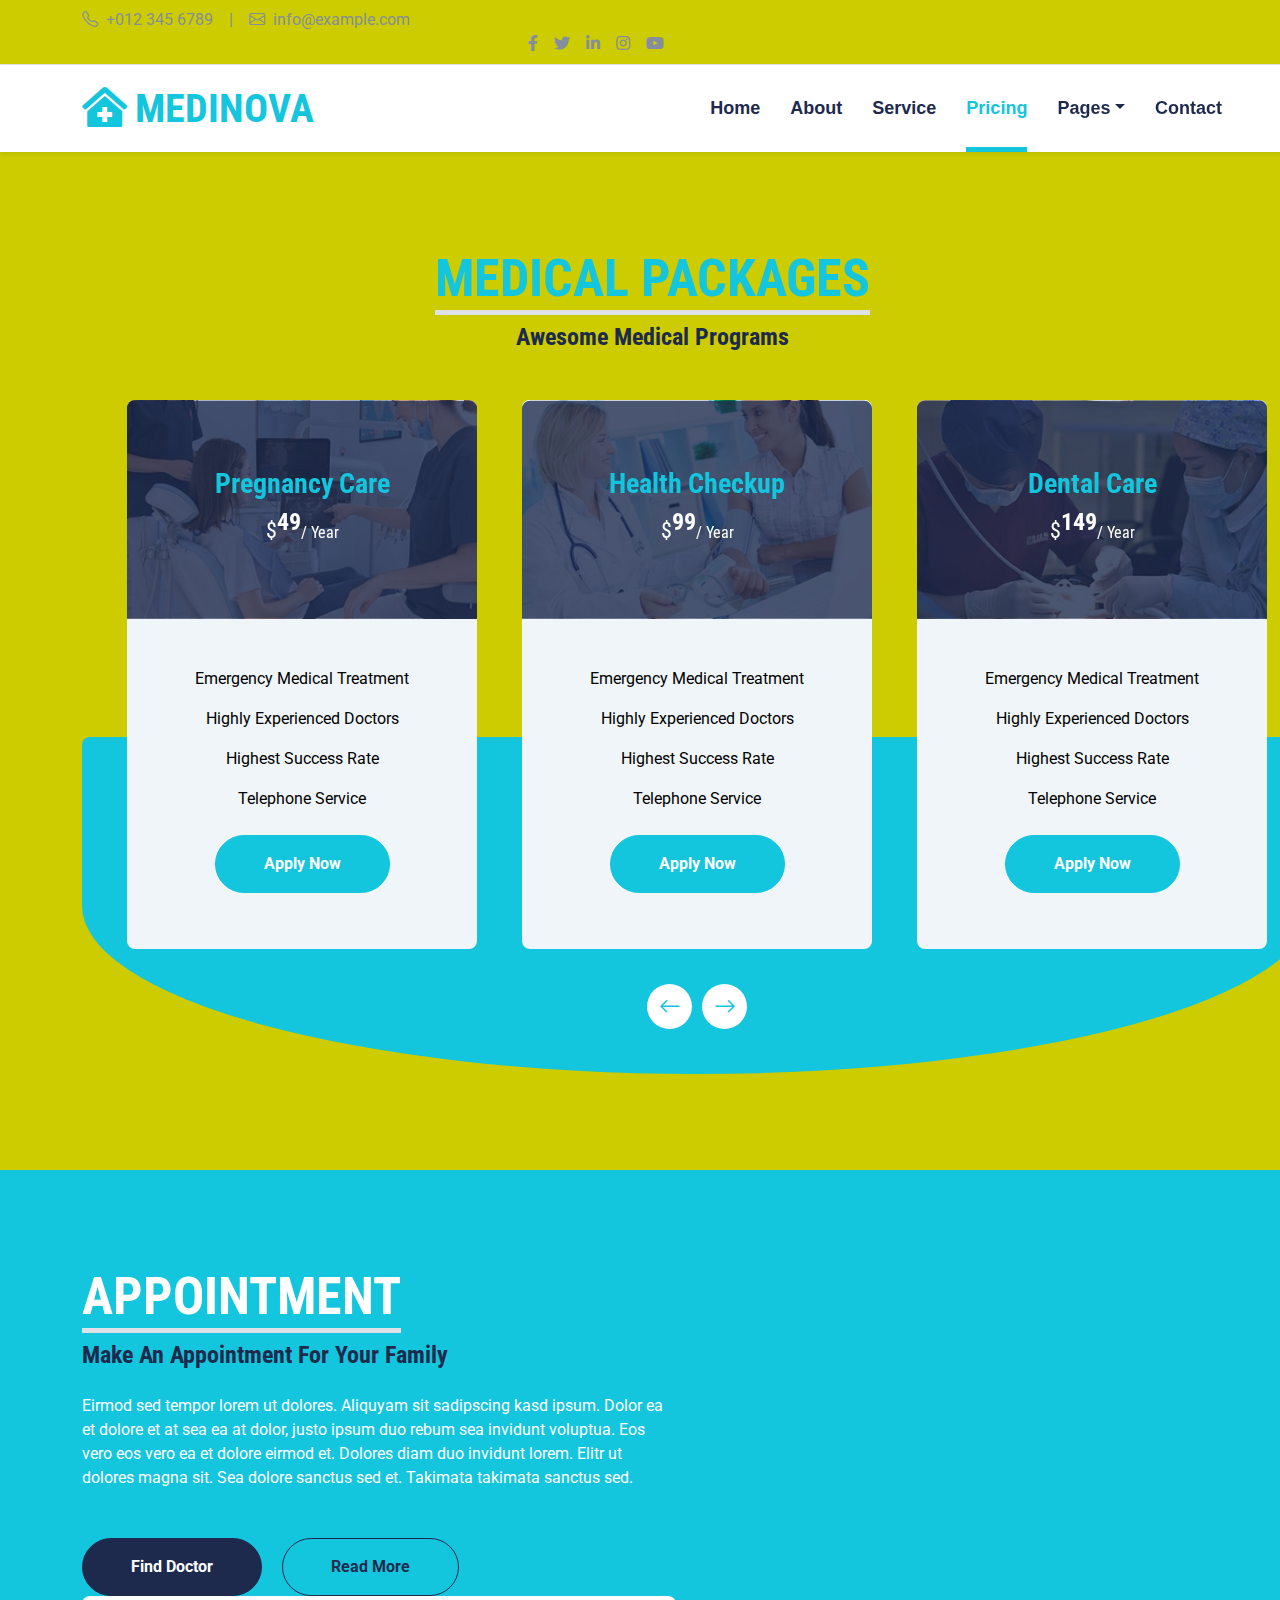
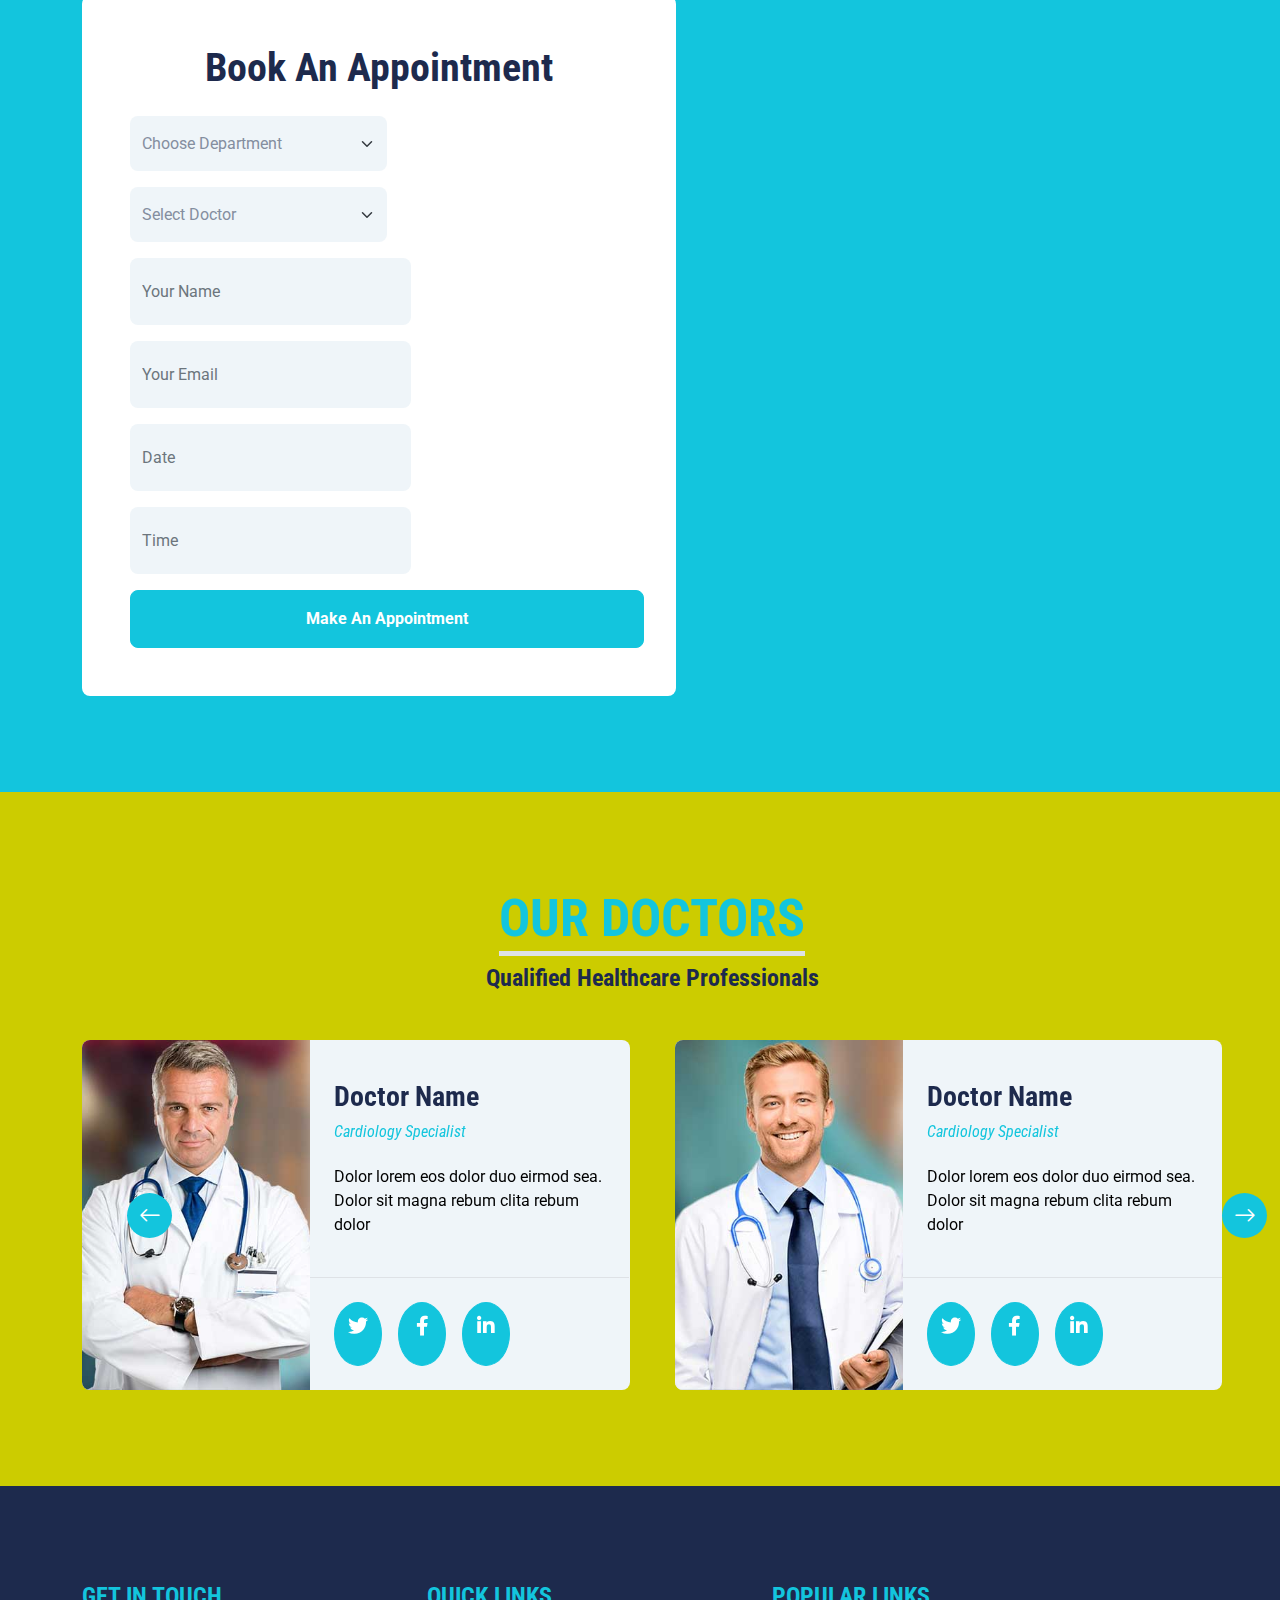
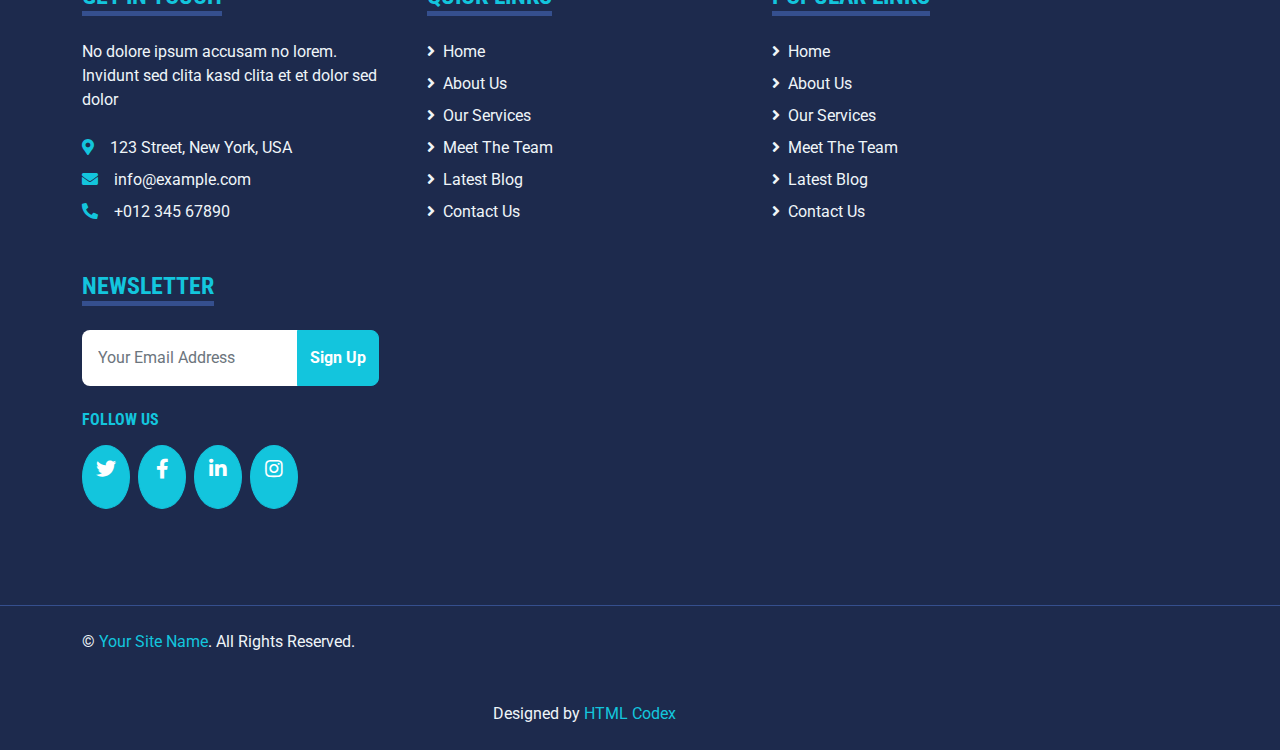
<file: price.html>
<!DOCTYPE html>
<html lang="en">

<head>
    <meta charset="utf-8">
    <title>MEDINOVA - Hospital Website Template</title>
    <meta content="width=device-width, initial-scale=1.0" name="viewport">
    <meta content="Free HTML Templates" name="keywords">
    <meta content="Free HTML Templates" name="description">

    <!-- Favicon -->
    <link href="img/favicon.ico" rel="icon">

    <!-- Google Web Fonts -->
    <link rel="preconnect" href="https://fonts.gstatic.com">
    <link href="https://fonts.googleapis.com/css2?family=Roboto+Condensed:wght@400;700&family=Roboto:wght@400;700&display=swap" rel="stylesheet">  

    <!-- Icon Font Stylesheet -->
    <link href="https://cdnjs.cloudflare.com/ajax/libs/font-awesome/5.15.0/css/all.min.css" rel="stylesheet">
    <link href="https://cdn.jsdelivr.net/npm/bootstrap-icons@1.4.1/font/bootstrap-icons.css" rel="stylesheet">

    <!-- Libraries Stylesheet -->
    <link href="lib/owlcarousel/assets/owl.carousel.min.css" rel="stylesheet">
    <link href="lib/tempusdominus/css/tempusdominus-bootstrap-4.min.css" rel="stylesheet" />

    <!-- Customized Bootstrap Stylesheet -->
    <link href="css/bootstrap.min.css" rel="stylesheet">

    <!-- Template Stylesheet -->
    <link href="css/style.css" rel="stylesheet">
</head>

<body>
    <!-- Topbar Start -->
    <div class="container-fluid py-2 border-bottom d-none d-lg-block">
        <div class="container">
            <div class="row">
                <div class="col-md-6 text-center text-lg-start mb-2 mb-lg-0">
                    <div class="d-inline-flex align-items-center">
                        <a class="text-decoration-none text-body pe-3" href=""><i class="bi bi-telephone me-2"></i>+012 345 6789</a>
                        <span class="text-body">|</span>
                        <a class="text-decoration-none text-body px-3" href=""><i class="bi bi-envelope me-2"></i>info@example.com</a>
                    </div>
                </div>
                <div class="col-md-6 text-center text-lg-end">
                    <div class="d-inline-flex align-items-center">
                        <a class="text-body px-2" href="">
                            <i class="fab fa-facebook-f"></i>
                        </a>
                        <a class="text-body px-2" href="">
                            <i class="fab fa-twitter"></i>
                        </a>
                        <a class="text-body px-2" href="">
                            <i class="fab fa-linkedin-in"></i>
                        </a>
                        <a class="text-body px-2" href="">
                            <i class="fab fa-instagram"></i>
                        </a>
                        <a class="text-body ps-2" href="">
                            <i class="fab fa-youtube"></i>
                        </a>
                    </div>
                </div>
            </div>
        </div>
    </div>
    <!-- Topbar End -->


    <!-- Navbar Start -->
    <div class="container-fluid sticky-top bg-white shadow-sm mb-5">
        <div class="container">
            <nav class="navbar navbar-expand-lg bg-white navbar-light py-3 py-lg-0">
                <a href="index.html" class="navbar-brand">
                    <h1 class="m-0 text-uppercase text-primary"><i class="fa fa-clinic-medical me-2"></i>Medinova</h1>
                </a>
                <button class="navbar-toggler" type="button" data-bs-toggle="collapse" data-bs-target="#navbarCollapse">
                    <span class="navbar-toggler-icon"></span>
                </button>
                <div class="collapse navbar-collapse" id="navbarCollapse">
                    <div class="navbar-nav ms-auto py-0">
                        <a href="index.html" class="nav-item nav-link">Home</a>
                        <a href="about.html" class="nav-item nav-link">About</a>
                        <a href="service.html" class="nav-item nav-link">Service</a>
                        <a href="price.html" class="nav-item nav-link active">Pricing</a>
                        <div class="nav-item dropdown">
                            <a href="#" class="nav-link dropdown-toggle" data-bs-toggle="dropdown">Pages</a>
                            <div class="dropdown-menu m-0">
                                <a href="blog.html" class="dropdown-item">Blog Grid</a>
                                <a href="detail.html" class="dropdown-item">Blog Detail</a>
                                <a href="team.html" class="dropdown-item">The Team</a>
                                <a href="testimonial.html" class="dropdown-item">Testimonial</a>
                                <a href="appointment.html" class="dropdown-item">Appointment</a>
                                <a href="search.html" class="dropdown-item">Search</a>
                            </div>
                        </div>
                        <a href="contact.html" class="nav-item nav-link">Contact</a>
                    </div>
                </div>
            </nav>
        </div>
    </div>
    <!-- Navbar End -->


    <!-- Pricing Plan Start -->
    <div class="container-fluid py-5">
        <div class="container">
            <div class="text-center mx-auto mb-5" style="max-width: 500px;">
                <h5 class="d-inline-block text-primary text-uppercase border-bottom border-5">Medical Packages</h5>
                <h1 class="display-4">Awesome Medical Programs</h1>
            </div>
            <div class="owl-carousel price-carousel position-relative" style="padding: 0 45px 45px 45px;">
                <div class="bg-light rounded text-center">
                    <div class="position-relative">
                        <img class="img-fluid rounded-top" src="img/price-1.jpg" alt="">
                        <div class="position-absolute w-100 h-100 top-50 start-50 translate-middle rounded-top d-flex flex-column align-items-center justify-content-center" style="background: rgba(29, 42, 77, .8);">
                            <h3 class="text-primary">Pregnancy Care</h3>
                            <h1 class="display-4 text-white mb-0">
                                <small class="align-top fw-normal" style="font-size: 22px; line-height: 45px;">$</small>49<small class="align-bottom fw-normal" style="font-size: 16px; line-height: 40px;">/ Year</small>
                            </h1>
                        </div>
                    </div>
                    <div class="text-center py-5">
                        <p>Emergency Medical Treatment</p>
                        <p>Highly Experienced Doctors</p>
                        <p>Highest Success Rate</p>
                        <p>Telephone Service</p>
                        <a href="" class="btn btn-primary rounded-pill py-3 px-5 my-2">Apply Now</a>
                    </div>
                </div>
                <div class="bg-light rounded text-center">
                    <div class="position-relative">
                        <img class="img-fluid rounded-top" src="img/price-2.jpg" alt="">
                        <div class="position-absolute w-100 h-100 top-50 start-50 translate-middle rounded-top d-flex flex-column align-items-center justify-content-center" style="background: rgba(29, 42, 77, .8);">
                            <h3 class="text-primary">Health Checkup</h3>
                            <h1 class="display-4 text-white mb-0">
                                <small class="align-top fw-normal" style="font-size: 22px; line-height: 45px;">$</small>99<small class="align-bottom fw-normal" style="font-size: 16px; line-height: 40px;">/ Year</small>
                            </h1>
                        </div>
                    </div>
                    <div class="text-center py-5">
                        <p>Emergency Medical Treatment</p>
                        <p>Highly Experienced Doctors</p>
                        <p>Highest Success Rate</p>
                        <p>Telephone Service</p>
                        <a href="" class="btn btn-primary rounded-pill py-3 px-5 my-2">Apply Now</a>
                    </div>
                </div>
                <div class="bg-light rounded text-center">
                    <div class="position-relative">
                        <img class="img-fluid rounded-top" src="img/price-3.jpg" alt="">
                        <div class="position-absolute w-100 h-100 top-50 start-50 translate-middle rounded-top d-flex flex-column align-items-center justify-content-center" style="background: rgba(29, 42, 77, .8);">
                            <h3 class="text-primary">Dental Care</h3>
                            <h1 class="display-4 text-white mb-0">
                                <small class="align-top fw-normal" style="font-size: 22px; line-height: 45px;">$</small>149<small class="align-bottom fw-normal" style="font-size: 16px; line-height: 40px;">/ Year</small>
                            </h1>
                        </div>
                    </div>
                    <div class="text-center py-5">
                        <p>Emergency Medical Treatment</p>
                        <p>Highly Experienced Doctors</p>
                        <p>Highest Success Rate</p>
                        <p>Telephone Service</p>
                        <a href="" class="btn btn-primary rounded-pill py-3 px-5 my-2">Apply Now</a>
                    </div>
                </div>
                <div class="bg-light rounded text-center">
                    <div class="position-relative">
                        <img class="img-fluid rounded-top" src="img/price-4.jpg" alt="">
                        <div class="position-absolute w-100 h-100 top-50 start-50 translate-middle rounded-top d-flex flex-column align-items-center justify-content-center" style="background: rgba(29, 42, 77, .8);">
                            <h3 class="text-primary">Operation & Surgery</h3>
                            <h1 class="display-4 text-white mb-0">
                                <small class="align-top fw-normal" style="font-size: 22px; line-height: 45px;">$</small>199<small class="align-bottom fw-normal" style="font-size: 16px; line-height: 40px;">/ Year</small>
                            </h1>
                        </div>
                    </div>
                    <div class="text-center py-5">
                        <p>Emergency Medical Treatment</p>
                        <p>Highly Experienced Doctors</p>
                        <p>Highest Success Rate</p>
                        <p>Telephone Service</p>
                        <a href="" class="btn btn-primary rounded-pill py-3 px-5 my-2">Apply Now</a>
                    </div>
                </div>
            </div>
        </div>
    </div>
    <!-- Pricing Plan End -->


    <!-- Appointment Start -->
    <div class="container-fluid bg-primary my-5 py-5">
        <div class="container py-5">
            <div class="row gx-5">
                <div class="col-lg-6 mb-5 mb-lg-0">
                    <div class="mb-4">
                        <h5 class="d-inline-block text-white text-uppercase border-bottom border-5">Appointment</h5>
                        <h1 class="display-4">Make An Appointment For Your Family</h1>
                    </div>
                    <p class="text-white mb-5">Eirmod sed tempor lorem ut dolores. Aliquyam sit sadipscing kasd ipsum. Dolor ea et dolore et at sea ea at dolor, justo ipsum duo rebum sea invidunt voluptua. Eos vero eos vero ea et dolore eirmod et. Dolores diam duo invidunt lorem. Elitr ut dolores magna sit. Sea dolore sanctus sed et. Takimata takimata sanctus sed.</p>
                    <a class="btn btn-dark rounded-pill py-3 px-5 me-3" href="">Find Doctor</a>
                    <a class="btn btn-outline-dark rounded-pill py-3 px-5" href="">Read More</a>
                </div>
                <div class="col-lg-6">
                    <div class="bg-white text-center rounded p-5">
                        <h1 class="mb-4">Book An Appointment</h1>
                        <form>
                            <div class="row g-3">
                                <div class="col-12 col-sm-6">
                                    <select class="form-select bg-light border-0" style="height: 55px;">
                                        <option selected>Choose Department</option>
                                        <option value="1">Department 1</option>
                                        <option value="2">Department 2</option>
                                        <option value="3">Department 3</option>
                                    </select>
                                </div>
                                <div class="col-12 col-sm-6">
                                    <select class="form-select bg-light border-0" style="height: 55px;">
                                        <option selected>Select Doctor</option>
                                        <option value="1">Doctor 1</option>
                                        <option value="2">Doctor 2</option>
                                        <option value="3">Doctor 3</option>
                                    </select>
                                </div>
                                <div class="col-12 col-sm-6">
                                    <input type="text" class="form-control bg-light border-0" placeholder="Your Name" style="height: 55px;">
                                </div>
                                <div class="col-12 col-sm-6">
                                    <input type="email" class="form-control bg-light border-0" placeholder="Your Email" style="height: 55px;">
                                </div>
                                <div class="col-12 col-sm-6">
                                    <div class="date" id="date" data-target-input="nearest">
                                        <input type="text"
                                            class="form-control bg-light border-0 datetimepicker-input"
                                            placeholder="Date" data-target="#date" data-toggle="datetimepicker" style="height: 55px;">
                                    </div>
                                </div>
                                <div class="col-12 col-sm-6">
                                    <div class="time" id="time" data-target-input="nearest">
                                        <input type="text"
                                            class="form-control bg-light border-0 datetimepicker-input"
                                            placeholder="Time" data-target="#time" data-toggle="datetimepicker" style="height: 55px;">
                                    </div>
                                </div>
                                <div class="col-12">
                                    <button class="btn btn-primary w-100 py-3" type="submit">Make An Appointment</button>
                                </div>
                            </div>
                        </form>
                    </div>
                </div>
            </div>
        </div>
    </div>
    <!-- Appointment End -->


    <!-- Team Start -->
    <div class="container-fluid py-5">
        <div class="container">
            <div class="text-center mx-auto mb-5" style="max-width: 500px;">
                <h5 class="d-inline-block text-primary text-uppercase border-bottom border-5">Our Doctors</h5>
                <h1 class="display-4">Qualified Healthcare Professionals</h1>
            </div>
            <div class="owl-carousel team-carousel position-relative">
                <div class="team-item">
                    <div class="row g-0 bg-light rounded overflow-hidden">
                        <div class="col-12 col-sm-5 h-100">
                            <img class="img-fluid h-100" src="img/team-1.jpg" style="object-fit: cover;">
                        </div>
                        <div class="col-12 col-sm-7 h-100 d-flex flex-column">
                            <div class="mt-auto p-4">
                                <h3>Doctor Name</h3>
                                <h6 class="fw-normal fst-italic text-primary mb-4">Cardiology Specialist</h6>
                                <p class="m-0">Dolor lorem eos dolor duo eirmod sea. Dolor sit magna rebum clita rebum dolor</p>
                            </div>
                            <div class="d-flex mt-auto border-top p-4">
                                <a class="btn btn-lg btn-primary btn-lg-square rounded-circle me-3" href="#"><i class="fab fa-twitter"></i></a>
                                <a class="btn btn-lg btn-primary btn-lg-square rounded-circle me-3" href="#"><i class="fab fa-facebook-f"></i></a>
                                <a class="btn btn-lg btn-primary btn-lg-square rounded-circle" href="#"><i class="fab fa-linkedin-in"></i></a>
                            </div>
                        </div>
                    </div>
                </div>
                <div class="team-item">
                    <div class="row g-0 bg-light rounded overflow-hidden">
                        <div class="col-12 col-sm-5 h-100">
                            <img class="img-fluid h-100" src="img/team-2.jpg" style="object-fit: cover;">
                        </div>
                        <div class="col-12 col-sm-7 h-100 d-flex flex-column">
                            <div class="mt-auto p-4">
                                <h3>Doctor Name</h3>
                                <h6 class="fw-normal fst-italic text-primary mb-4">Cardiology Specialist</h6>
                                <p class="m-0">Dolor lorem eos dolor duo eirmod sea. Dolor sit magna rebum clita rebum dolor</p>
                            </div>
                            <div class="d-flex mt-auto border-top p-4">
                                <a class="btn btn-lg btn-primary btn-lg-square rounded-circle me-3" href="#"><i class="fab fa-twitter"></i></a>
                                <a class="btn btn-lg btn-primary btn-lg-square rounded-circle me-3" href="#"><i class="fab fa-facebook-f"></i></a>
                                <a class="btn btn-lg btn-primary btn-lg-square rounded-circle" href="#"><i class="fab fa-linkedin-in"></i></a>
                            </div>
                        </div>
                    </div>
                </div>
                <div class="team-item">
                    <div class="row g-0 bg-light rounded overflow-hidden">
                        <div class="col-12 col-sm-5 h-100">
                            <img class="img-fluid h-100" src="img/team-3.jpg" style="object-fit: cover;">
                        </div>
                        <div class="col-12 col-sm-7 h-100 d-flex flex-column">
                            <div class="mt-auto p-4">
                                <h3>Doctor Name</h3>
                                <h6 class="fw-normal fst-italic text-primary mb-4">Cardiology Specialist</h6>
                                <p class="m-0">Dolor lorem eos dolor duo eirmod sea. Dolor sit magna rebum clita rebum dolor</p>
                            </div>
                            <div class="d-flex mt-auto border-top p-4">
                                <a class="btn btn-lg btn-primary btn-lg-square rounded-circle me-3" href="#"><i class="fab fa-twitter"></i></a>
                                <a class="btn btn-lg btn-primary btn-lg-square rounded-circle me-3" href="#"><i class="fab fa-facebook-f"></i></a>
                                <a class="btn btn-lg btn-primary btn-lg-square rounded-circle" href="#"><i class="fab fa-linkedin-in"></i></a>
                            </div>
                        </div>
                    </div>
                </div>
            </div>
        </div>
    </div>
    <!-- Team End -->


    <!-- Footer Start -->
    <div class="container-fluid bg-dark text-light mt-5 py-5">
        <div class="container py-5">
            <div class="row g-5">
                <div class="col-lg-3 col-md-6">
                    <h4 class="d-inline-block text-primary text-uppercase border-bottom border-5 border-secondary mb-4">Get In Touch</h4>
                    <p class="mb-4">No dolore ipsum accusam no lorem. Invidunt sed clita kasd clita et et dolor sed dolor</p>
                    <p class="mb-2"><i class="fa fa-map-marker-alt text-primary me-3"></i>123 Street, New York, USA</p>
                    <p class="mb-2"><i class="fa fa-envelope text-primary me-3"></i>info@example.com</p>
                    <p class="mb-0"><i class="fa fa-phone-alt text-primary me-3"></i>+012 345 67890</p>
                </div>
                <div class="col-lg-3 col-md-6">
                    <h4 class="d-inline-block text-primary text-uppercase border-bottom border-5 border-secondary mb-4">Quick Links</h4>
                    <div class="d-flex flex-column justify-content-start">
                        <a class="text-light mb-2" href="#"><i class="fa fa-angle-right me-2"></i>Home</a>
                        <a class="text-light mb-2" href="#"><i class="fa fa-angle-right me-2"></i>About Us</a>
                        <a class="text-light mb-2" href="#"><i class="fa fa-angle-right me-2"></i>Our Services</a>
                        <a class="text-light mb-2" href="#"><i class="fa fa-angle-right me-2"></i>Meet The Team</a>
                        <a class="text-light mb-2" href="#"><i class="fa fa-angle-right me-2"></i>Latest Blog</a>
                        <a class="text-light" href="#"><i class="fa fa-angle-right me-2"></i>Contact Us</a>
                    </div>
                </div>
                <div class="col-lg-3 col-md-6">
                    <h4 class="d-inline-block text-primary text-uppercase border-bottom border-5 border-secondary mb-4">Popular Links</h4>
                    <div class="d-flex flex-column justify-content-start">
                        <a class="text-light mb-2" href="#"><i class="fa fa-angle-right me-2"></i>Home</a>
                        <a class="text-light mb-2" href="#"><i class="fa fa-angle-right me-2"></i>About Us</a>
                        <a class="text-light mb-2" href="#"><i class="fa fa-angle-right me-2"></i>Our Services</a>
                        <a class="text-light mb-2" href="#"><i class="fa fa-angle-right me-2"></i>Meet The Team</a>
                        <a class="text-light mb-2" href="#"><i class="fa fa-angle-right me-2"></i>Latest Blog</a>
                        <a class="text-light" href="#"><i class="fa fa-angle-right me-2"></i>Contact Us</a>
                    </div>
                </div>
                <div class="col-lg-3 col-md-6">
                    <h4 class="d-inline-block text-primary text-uppercase border-bottom border-5 border-secondary mb-4">Newsletter</h4>
                    <form action="">
                        <div class="input-group">
                            <input type="text" class="form-control p-3 border-0" placeholder="Your Email Address">
                            <button class="btn btn-primary">Sign Up</button>
                        </div>
                    </form>
                    <h6 class="text-primary text-uppercase mt-4 mb-3">Follow Us</h6>
                    <div class="d-flex">
                        <a class="btn btn-lg btn-primary btn-lg-square rounded-circle me-2" href="#"><i class="fab fa-twitter"></i></a>
                        <a class="btn btn-lg btn-primary btn-lg-square rounded-circle me-2" href="#"><i class="fab fa-facebook-f"></i></a>
                        <a class="btn btn-lg btn-primary btn-lg-square rounded-circle me-2" href="#"><i class="fab fa-linkedin-in"></i></a>
                        <a class="btn btn-lg btn-primary btn-lg-square rounded-circle" href="#"><i class="fab fa-instagram"></i></a>
                    </div>
                </div>
            </div>
        </div>
    </div>
    <div class="container-fluid bg-dark text-light border-top border-secondary py-4">
        <div class="container">
            <div class="row g-5">
                <div class="col-md-6 text-center text-md-start">
                    <p class="mb-md-0">&copy; <a class="text-primary" href="#">Your Site Name</a>. All Rights Reserved.</p>
                </div>
                <div class="col-md-6 text-center text-md-end">
                    <p class="mb-0">Designed by <a class="text-primary" href="https://htmlcodex.com">HTML Codex</a></p>
                </div>
            </div>
        </div>
    </div>
    <!-- Footer End -->


    <!-- Back to Top -->
    <a href="#" class="btn btn-lg btn-primary btn-lg-square back-to-top"><i class="bi bi-arrow-up"></i></a>


    <!-- JavaScript Libraries -->
    <script src="https://code.jquery.com/jquery-3.4.1.min.js"></script>
    <script src="https://cdn.jsdelivr.net/npm/bootstrap@5.0.0/dist/js/bootstrap.bundle.min.js"></script>
    <script src="lib/easing/easing.min.js"></script>
    <script src="lib/waypoints/waypoints.min.js"></script>
    <script src="lib/owlcarousel/owl.carousel.min.js"></script>
    <script src="lib/tempusdominus/js/moment.min.js"></script>
    <script src="lib/tempusdominus/js/moment-timezone.min.js"></script>
    <script src="lib/tempusdominus/js/tempusdominus-bootstrap-4.min.js"></script>

    <!-- Template Javascript -->
    <script src="js/main.js"></script>
</body>

</html>
</file>
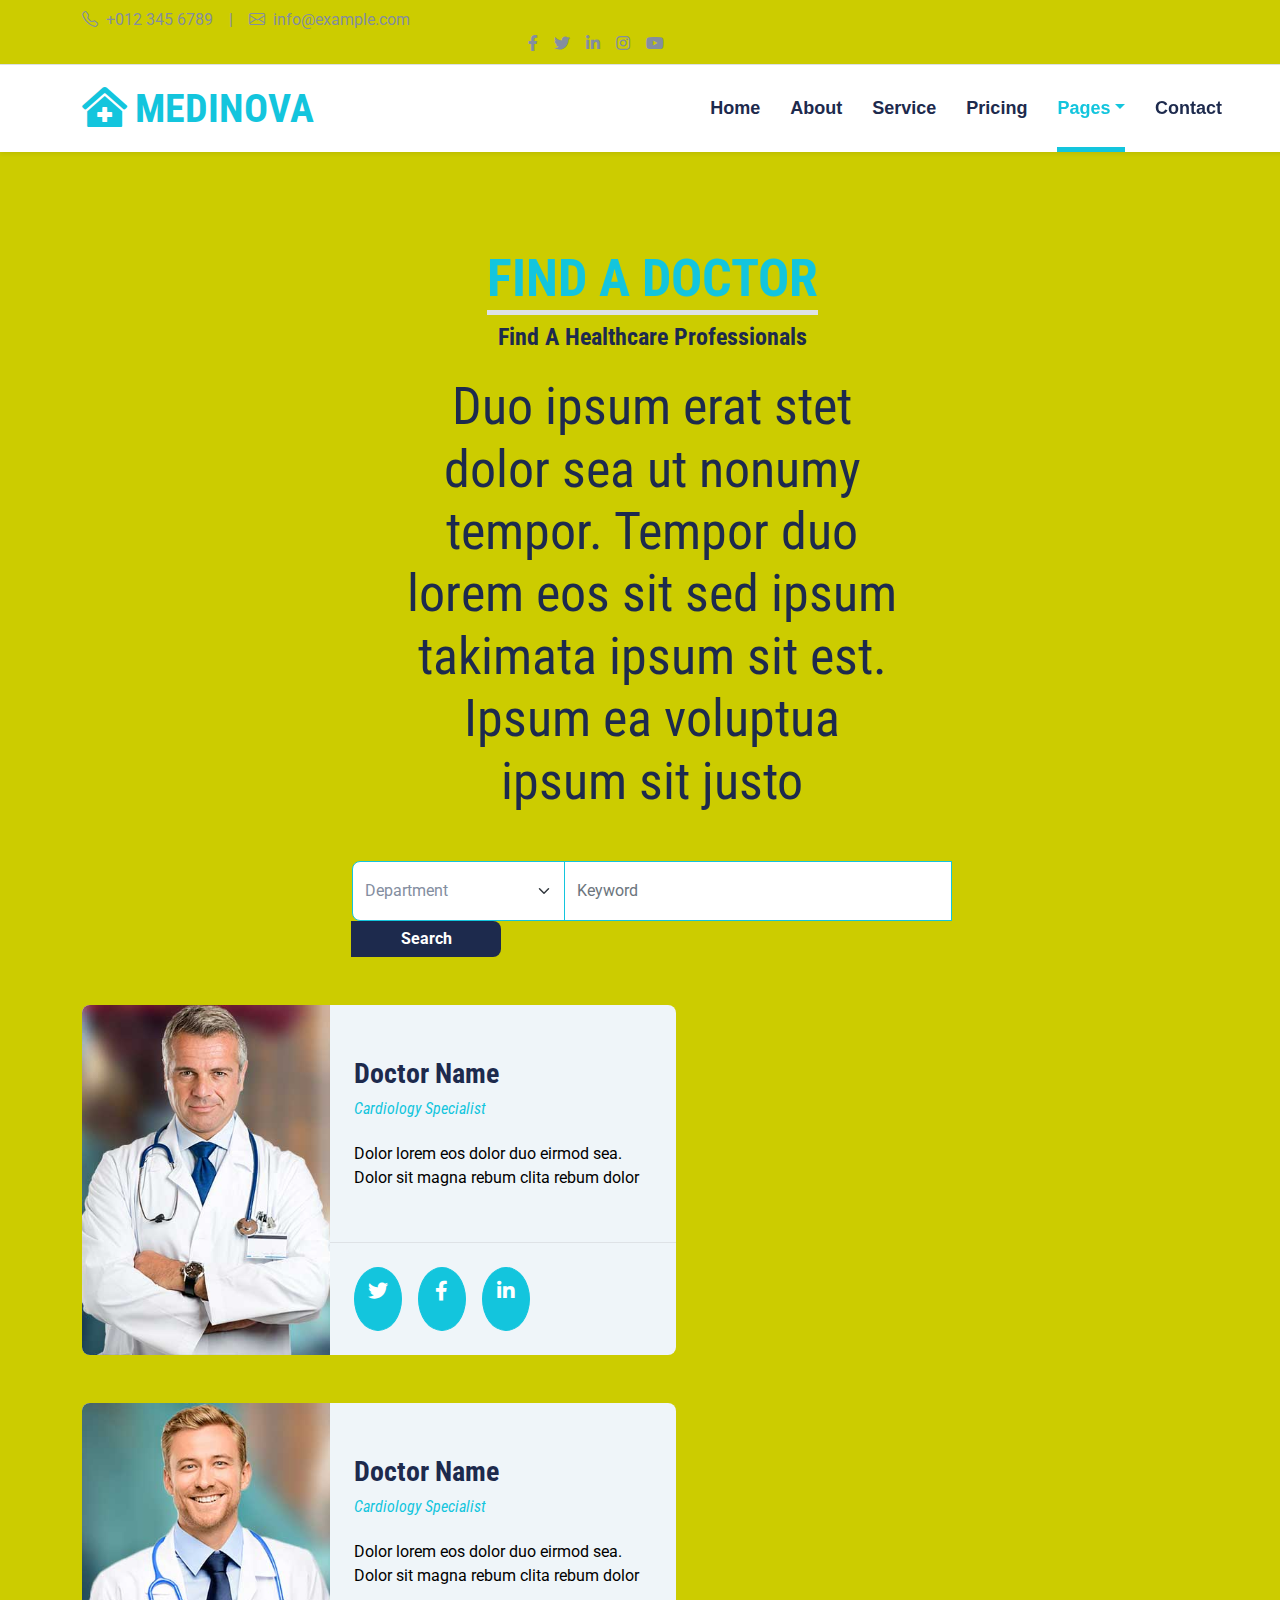
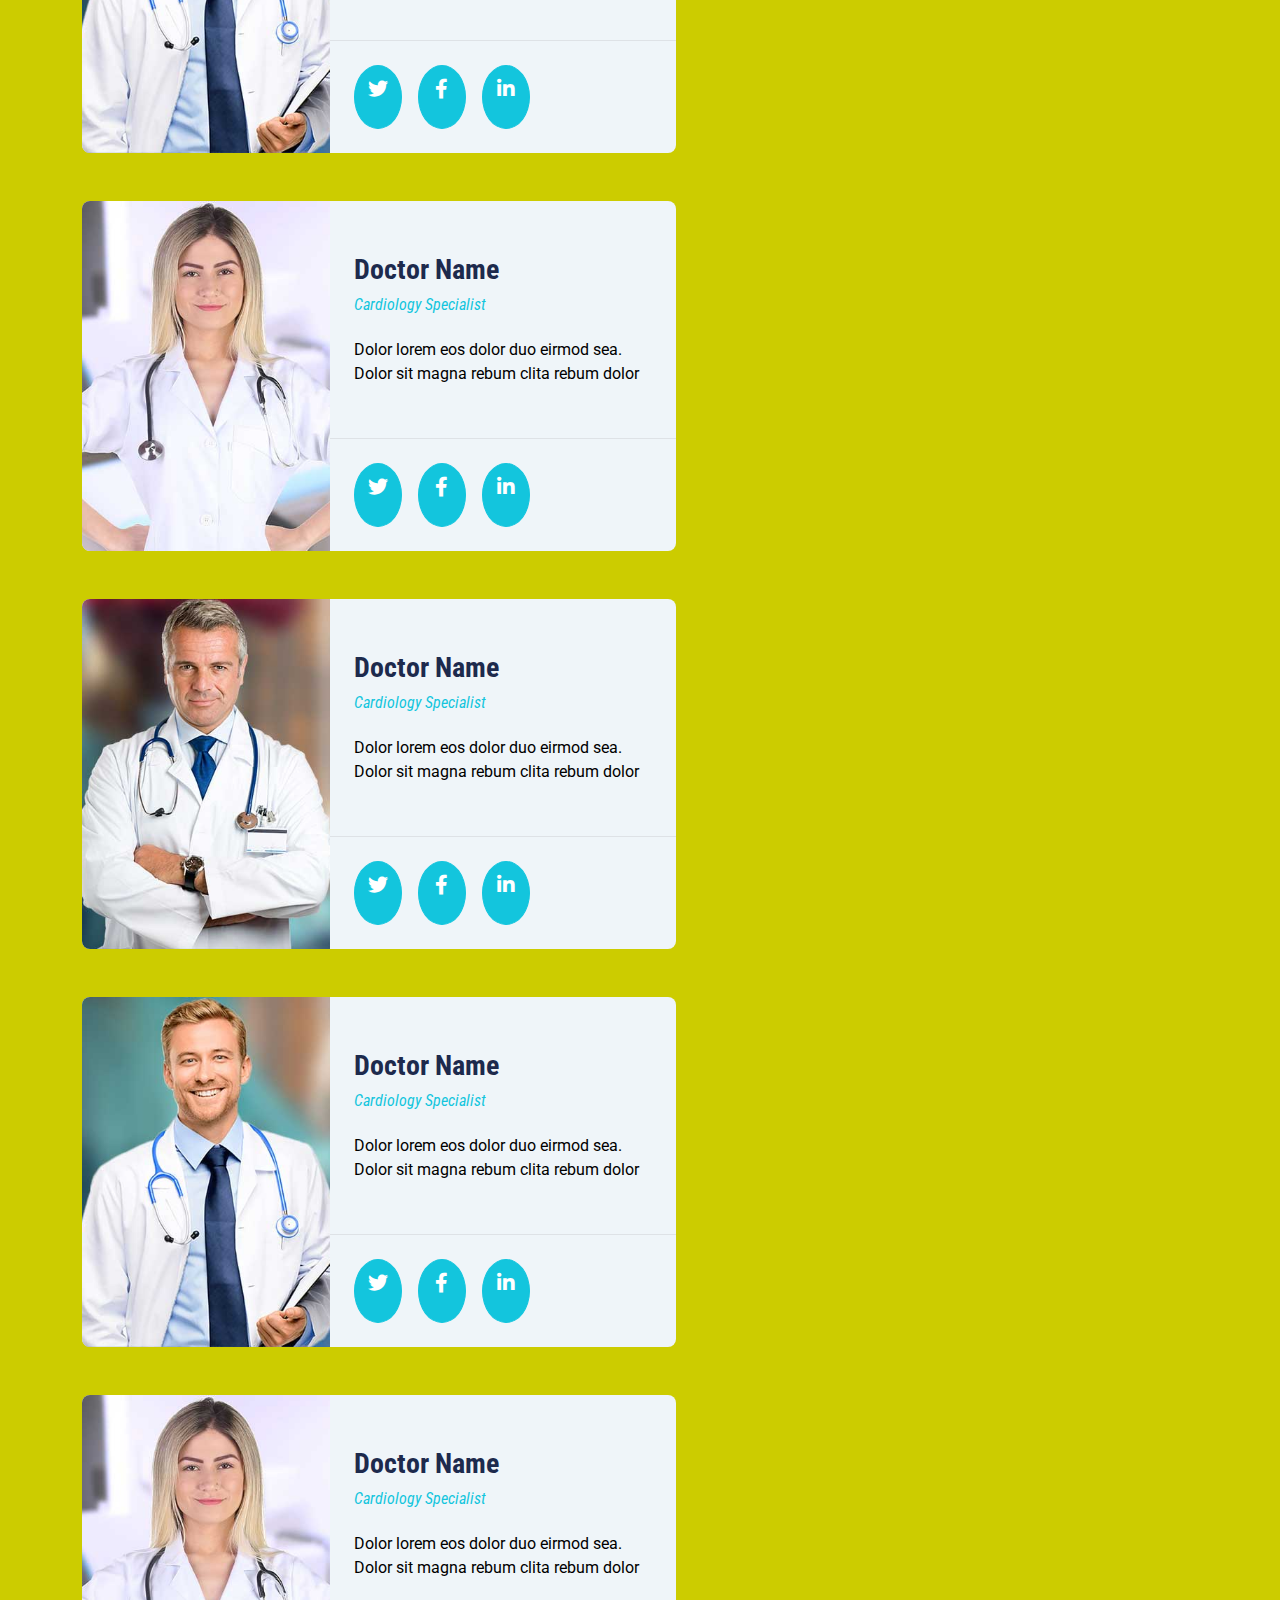
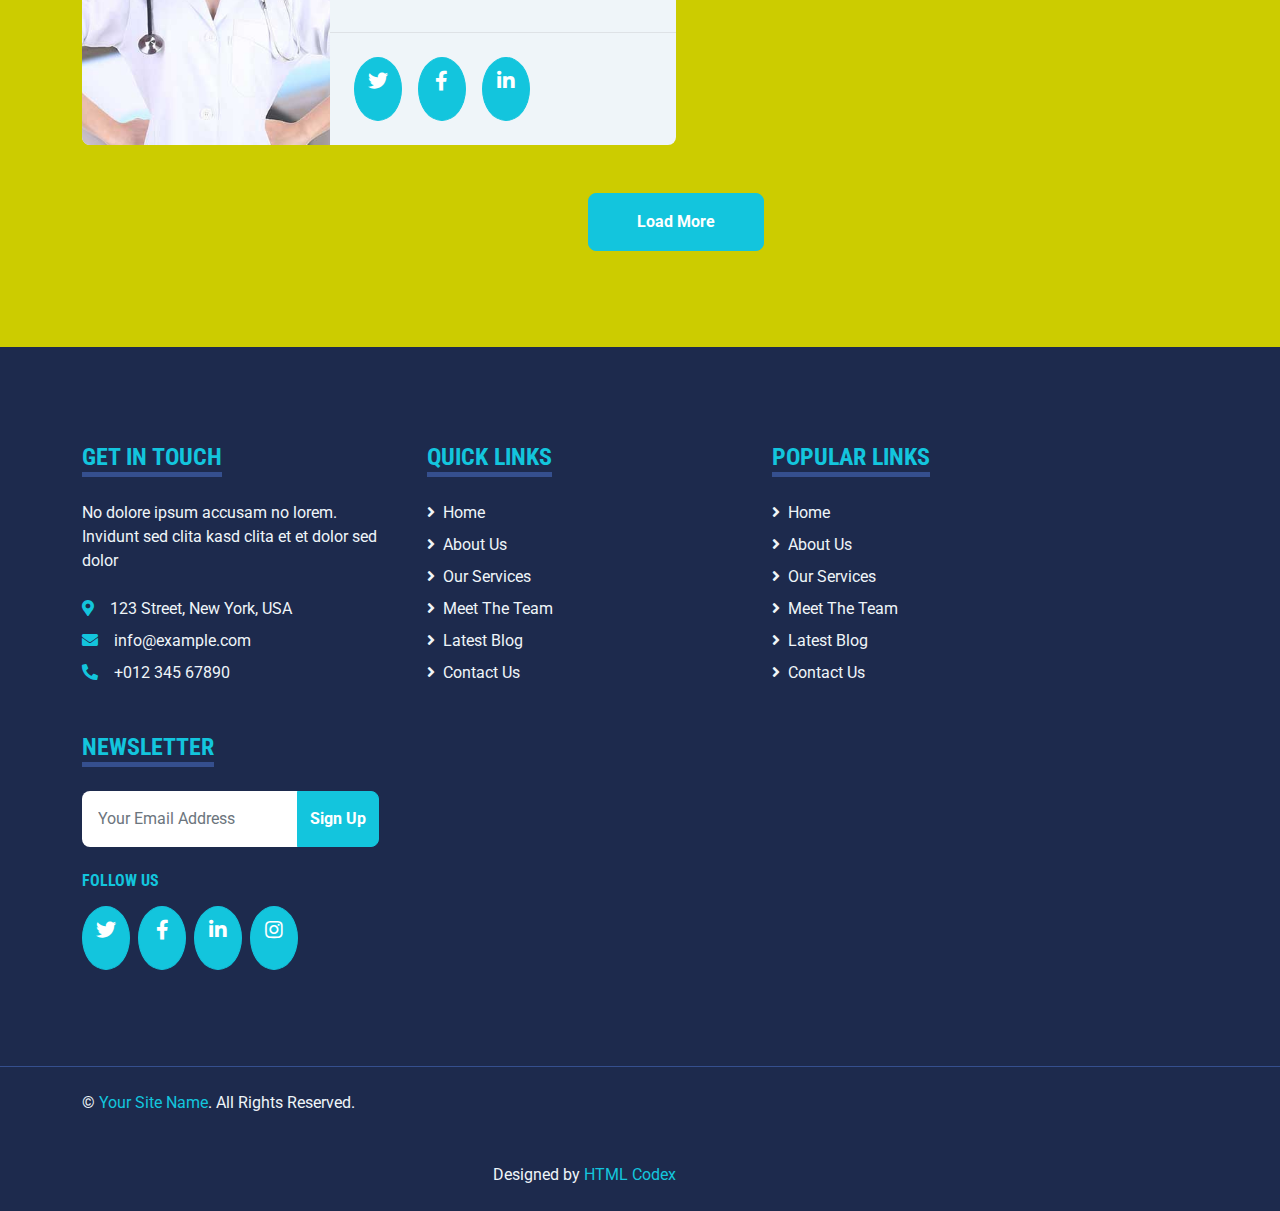
<file: search.html>
<!DOCTYPE html>
<html lang="en">

<head>
    <meta charset="utf-8">
    <title>MEDINOVA - Hospital Website Template</title>
    <meta content="width=device-width, initial-scale=1.0" name="viewport">
    <meta content="Free HTML Templates" name="keywords">
    <meta content="Free HTML Templates" name="description">

    <!-- Favicon -->
    <link href="img/favicon.ico" rel="icon">

    <!-- Google Web Fonts -->
    <link rel="preconnect" href="https://fonts.gstatic.com">
    <link href="https://fonts.googleapis.com/css2?family=Roboto+Condensed:wght@400;700&family=Roboto:wght@400;700&display=swap" rel="stylesheet">  

    <!-- Icon Font Stylesheet -->
    <link href="https://cdnjs.cloudflare.com/ajax/libs/font-awesome/5.15.0/css/all.min.css" rel="stylesheet">
    <link href="https://cdn.jsdelivr.net/npm/bootstrap-icons@1.4.1/font/bootstrap-icons.css" rel="stylesheet">

    <!-- Libraries Stylesheet -->
    <link href="lib/owlcarousel/assets/owl.carousel.min.css" rel="stylesheet">
    <link href="lib/tempusdominus/css/tempusdominus-bootstrap-4.min.css" rel="stylesheet" />

    <!-- Customized Bootstrap Stylesheet -->
    <link href="css/bootstrap.min.css" rel="stylesheet">

    <!-- Template Stylesheet -->
    <link href="css/style.css" rel="stylesheet">
</head>

<body>
    <!-- Topbar Start -->
    <div class="container-fluid py-2 border-bottom d-none d-lg-block">
        <div class="container">
            <div class="row">
                <div class="col-md-6 text-center text-lg-start mb-2 mb-lg-0">
                    <div class="d-inline-flex align-items-center">
                        <a class="text-decoration-none text-body pe-3" href=""><i class="bi bi-telephone me-2"></i>+012 345 6789</a>
                        <span class="text-body">|</span>
                        <a class="text-decoration-none text-body px-3" href=""><i class="bi bi-envelope me-2"></i>info@example.com</a>
                    </div>
                </div>
                <div class="col-md-6 text-center text-lg-end">
                    <div class="d-inline-flex align-items-center">
                        <a class="text-body px-2" href="">
                            <i class="fab fa-facebook-f"></i>
                        </a>
                        <a class="text-body px-2" href="">
                            <i class="fab fa-twitter"></i>
                        </a>
                        <a class="text-body px-2" href="">
                            <i class="fab fa-linkedin-in"></i>
                        </a>
                        <a class="text-body px-2" href="">
                            <i class="fab fa-instagram"></i>
                        </a>
                        <a class="text-body ps-2" href="">
                            <i class="fab fa-youtube"></i>
                        </a>
                    </div>
                </div>
            </div>
        </div>
    </div>
    <!-- Topbar End -->


    <!-- Navbar Start -->
    <div class="container-fluid sticky-top bg-white shadow-sm mb-5">
        <div class="container">
            <nav class="navbar navbar-expand-lg bg-white navbar-light py-3 py-lg-0">
                <a href="index.html" class="navbar-brand">
                    <h1 class="m-0 text-uppercase text-primary"><i class="fa fa-clinic-medical me-2"></i>Medinova</h1>
                </a>
                <button class="navbar-toggler" type="button" data-bs-toggle="collapse" data-bs-target="#navbarCollapse">
                    <span class="navbar-toggler-icon"></span>
                </button>
                <div class="collapse navbar-collapse" id="navbarCollapse">
                    <div class="navbar-nav ms-auto py-0">
                        <a href="index.html" class="nav-item nav-link">Home</a>
                        <a href="about.html" class="nav-item nav-link">About</a>
                        <a href="service.html" class="nav-item nav-link">Service</a>
                        <a href="price.html" class="nav-item nav-link">Pricing</a>
                        <div class="nav-item dropdown">
                            <a href="#" class="nav-link dropdown-toggle active" data-bs-toggle="dropdown">Pages</a>
                            <div class="dropdown-menu m-0">
                                <a href="blog.html" class="dropdown-item">Blog Grid</a>
                                <a href="detail.html" class="dropdown-item">Blog Detail</a>
                                <a href="team.html" class="dropdown-item">The Team</a>
                                <a href="testimonial.html" class="dropdown-item">Testimonial</a>
                                <a href="appointment.html" class="dropdown-item">Appointment</a>
                                <a href="search.html" class="dropdown-item active">Search</a>
                            </div>
                        </div>
                        <a href="contact.html" class="nav-item nav-link">Contact</a>
                    </div>
                </div>
            </nav>
        </div>
    </div>
    <!-- Navbar End -->


    <!-- Search Start -->
    <div class="container-fluid pt-5">
        <div class="container">
            <div class="text-center mx-auto mb-5" style="max-width: 500px;">
                <h5 class="d-inline-block text-primary text-uppercase border-bottom border-5">Find A Doctor</h5>
                <h1 class="display-4 mb-4">Find A Healthcare Professionals</h1>
                <h5 class="fw-normal">Duo ipsum erat stet dolor sea ut nonumy tempor. Tempor duo lorem eos sit sed ipsum takimata ipsum sit est. Ipsum ea voluptua ipsum sit justo</h5>
            </div>
            <div class="mx-auto" style="width: 100%; max-width: 600px;">
                <div class="input-group">
                    <select class="form-select border-primary w-25" style="height: 60px;">
                        <option selected>Department</option>
                        <option value="1">Department 1</option>
                        <option value="2">Department 2</option>
                        <option value="3">Department 3</option>
                    </select>
                    <input type="text" class="form-control border-primary w-50" placeholder="Keyword">
                    <button class="btn btn-dark border-0 w-25">Search</button>
                </div>
            </div>
        </div>
    </div>
    <!-- Search End -->


    <!-- Search Result Start -->
    <div class="container-fluid py-5">
        <div class="container">
            <div class="row g-5">
                <div class="col-lg-6 team-item">
                    <div class="row g-0 bg-light rounded overflow-hidden">
                        <div class="col-12 col-sm-5 h-100">
                            <img class="img-fluid h-100" src="img/team-1.jpg" style="object-fit: cover;">
                        </div>
                        <div class="col-12 col-sm-7 h-100 d-flex flex-column">
                            <div class="mt-auto p-4">
                                <h3>Doctor Name</h3>
                                <h6 class="fw-normal fst-italic text-primary mb-4">Cardiology Specialist</h6>
                                <p class="m-0">Dolor lorem eos dolor duo eirmod sea. Dolor sit magna rebum clita rebum dolor</p>
                            </div>
                            <div class="d-flex mt-auto border-top p-4">
                                <a class="btn btn-lg btn-primary btn-lg-square rounded-circle me-3" href="#"><i class="fab fa-twitter"></i></a>
                                <a class="btn btn-lg btn-primary btn-lg-square rounded-circle me-3" href="#"><i class="fab fa-facebook-f"></i></a>
                                <a class="btn btn-lg btn-primary btn-lg-square rounded-circle" href="#"><i class="fab fa-linkedin-in"></i></a>
                            </div>
                        </div>
                    </div>
                </div>
                <div class="col-lg-6 team-item">
                    <div class="row g-0 bg-light rounded overflow-hidden">
                        <div class="col-12 col-sm-5 h-100">
                            <img class="img-fluid h-100" src="img/team-2.jpg" style="object-fit: cover;">
                        </div>
                        <div class="col-12 col-sm-7 h-100 d-flex flex-column">
                            <div class="mt-auto p-4">
                                <h3>Doctor Name</h3>
                                <h6 class="fw-normal fst-italic text-primary mb-4">Cardiology Specialist</h6>
                                <p class="m-0">Dolor lorem eos dolor duo eirmod sea. Dolor sit magna rebum clita rebum dolor</p>
                            </div>
                            <div class="d-flex mt-auto border-top p-4">
                                <a class="btn btn-lg btn-primary btn-lg-square rounded-circle me-3" href="#"><i class="fab fa-twitter"></i></a>
                                <a class="btn btn-lg btn-primary btn-lg-square rounded-circle me-3" href="#"><i class="fab fa-facebook-f"></i></a>
                                <a class="btn btn-lg btn-primary btn-lg-square rounded-circle" href="#"><i class="fab fa-linkedin-in"></i></a>
                            </div>
                        </div>
                    </div>
                </div>
                <div class="col-lg-6 team-item">
                    <div class="row g-0 bg-light rounded overflow-hidden">
                        <div class="col-12 col-sm-5 h-100">
                            <img class="img-fluid h-100" src="img/team-3.jpg" style="object-fit: cover;">
                        </div>
                        <div class="col-12 col-sm-7 h-100 d-flex flex-column">
                            <div class="mt-auto p-4">
                                <h3>Doctor Name</h3>
                                <h6 class="fw-normal fst-italic text-primary mb-4">Cardiology Specialist</h6>
                                <p class="m-0">Dolor lorem eos dolor duo eirmod sea. Dolor sit magna rebum clita rebum dolor</p>
                            </div>
                            <div class="d-flex mt-auto border-top p-4">
                                <a class="btn btn-lg btn-primary btn-lg-square rounded-circle me-3" href="#"><i class="fab fa-twitter"></i></a>
                                <a class="btn btn-lg btn-primary btn-lg-square rounded-circle me-3" href="#"><i class="fab fa-facebook-f"></i></a>
                                <a class="btn btn-lg btn-primary btn-lg-square rounded-circle" href="#"><i class="fab fa-linkedin-in"></i></a>
                            </div>
                        </div>
                    </div>
                </div>
                <div class="col-lg-6 team-item">
                    <div class="row g-0 bg-light rounded overflow-hidden">
                        <div class="col-12 col-sm-5 h-100">
                            <img class="img-fluid h-100" src="img/team-1.jpg" style="object-fit: cover;">
                        </div>
                        <div class="col-12 col-sm-7 h-100 d-flex flex-column">
                            <div class="mt-auto p-4">
                                <h3>Doctor Name</h3>
                                <h6 class="fw-normal fst-italic text-primary mb-4">Cardiology Specialist</h6>
                                <p class="m-0">Dolor lorem eos dolor duo eirmod sea. Dolor sit magna rebum clita rebum dolor</p>
                            </div>
                            <div class="d-flex mt-auto border-top p-4">
                                <a class="btn btn-lg btn-primary btn-lg-square rounded-circle me-3" href="#"><i class="fab fa-twitter"></i></a>
                                <a class="btn btn-lg btn-primary btn-lg-square rounded-circle me-3" href="#"><i class="fab fa-facebook-f"></i></a>
                                <a class="btn btn-lg btn-primary btn-lg-square rounded-circle" href="#"><i class="fab fa-linkedin-in"></i></a>
                            </div>
                        </div>
                    </div>
                </div>
                <div class="col-lg-6 team-item">
                    <div class="row g-0 bg-light rounded overflow-hidden">
                        <div class="col-12 col-sm-5 h-100">
                            <img class="img-fluid h-100" src="img/team-2.jpg" style="object-fit: cover;">
                        </div>
                        <div class="col-12 col-sm-7 h-100 d-flex flex-column">
                            <div class="mt-auto p-4">
                                <h3>Doctor Name</h3>
                                <h6 class="fw-normal fst-italic text-primary mb-4">Cardiology Specialist</h6>
                                <p class="m-0">Dolor lorem eos dolor duo eirmod sea. Dolor sit magna rebum clita rebum dolor</p>
                            </div>
                            <div class="d-flex mt-auto border-top p-4">
                                <a class="btn btn-lg btn-primary btn-lg-square rounded-circle me-3" href="#"><i class="fab fa-twitter"></i></a>
                                <a class="btn btn-lg btn-primary btn-lg-square rounded-circle me-3" href="#"><i class="fab fa-facebook-f"></i></a>
                                <a class="btn btn-lg btn-primary btn-lg-square rounded-circle" href="#"><i class="fab fa-linkedin-in"></i></a>
                            </div>
                        </div>
                    </div>
                </div>
                <div class="col-lg-6 team-item">
                    <div class="row g-0 bg-light rounded overflow-hidden">
                        <div class="col-12 col-sm-5 h-100">
                            <img class="img-fluid h-100" src="img/team-3.jpg" style="object-fit: cover;">
                        </div>
                        <div class="col-12 col-sm-7 h-100 d-flex flex-column">
                            <div class="mt-auto p-4">
                                <h3>Doctor Name</h3>
                                <h6 class="fw-normal fst-italic text-primary mb-4">Cardiology Specialist</h6>
                                <p class="m-0">Dolor lorem eos dolor duo eirmod sea. Dolor sit magna rebum clita rebum dolor</p>
                            </div>
                            <div class="d-flex mt-auto border-top p-4">
                                <a class="btn btn-lg btn-primary btn-lg-square rounded-circle me-3" href="#"><i class="fab fa-twitter"></i></a>
                                <a class="btn btn-lg btn-primary btn-lg-square rounded-circle me-3" href="#"><i class="fab fa-facebook-f"></i></a>
                                <a class="btn btn-lg btn-primary btn-lg-square rounded-circle" href="#"><i class="fab fa-linkedin-in"></i></a>
                            </div>
                        </div>
                    </div>
                </div>
                <div class="col-12 text-center">
                    <button class="btn btn-primary py-3 px-5">Load More</button>
                </div>
            </div>
        </div>
    </div>
    <!-- Search Result End -->


    <!-- Footer Start -->
    <div class="container-fluid bg-dark text-light mt-5 py-5">
        <div class="container py-5">
            <div class="row g-5">
                <div class="col-lg-3 col-md-6">
                    <h4 class="d-inline-block text-primary text-uppercase border-bottom border-5 border-secondary mb-4">Get In Touch</h4>
                    <p class="mb-4">No dolore ipsum accusam no lorem. Invidunt sed clita kasd clita et et dolor sed dolor</p>
                    <p class="mb-2"><i class="fa fa-map-marker-alt text-primary me-3"></i>123 Street, New York, USA</p>
                    <p class="mb-2"><i class="fa fa-envelope text-primary me-3"></i>info@example.com</p>
                    <p class="mb-0"><i class="fa fa-phone-alt text-primary me-3"></i>+012 345 67890</p>
                </div>
                <div class="col-lg-3 col-md-6">
                    <h4 class="d-inline-block text-primary text-uppercase border-bottom border-5 border-secondary mb-4">Quick Links</h4>
                    <div class="d-flex flex-column justify-content-start">
                        <a class="text-light mb-2" href="#"><i class="fa fa-angle-right me-2"></i>Home</a>
                        <a class="text-light mb-2" href="#"><i class="fa fa-angle-right me-2"></i>About Us</a>
                        <a class="text-light mb-2" href="#"><i class="fa fa-angle-right me-2"></i>Our Services</a>
                        <a class="text-light mb-2" href="#"><i class="fa fa-angle-right me-2"></i>Meet The Team</a>
                        <a class="text-light mb-2" href="#"><i class="fa fa-angle-right me-2"></i>Latest Blog</a>
                        <a class="text-light" href="#"><i class="fa fa-angle-right me-2"></i>Contact Us</a>
                    </div>
                </div>
                <div class="col-lg-3 col-md-6">
                    <h4 class="d-inline-block text-primary text-uppercase border-bottom border-5 border-secondary mb-4">Popular Links</h4>
                    <div class="d-flex flex-column justify-content-start">
                        <a class="text-light mb-2" href="#"><i class="fa fa-angle-right me-2"></i>Home</a>
                        <a class="text-light mb-2" href="#"><i class="fa fa-angle-right me-2"></i>About Us</a>
                        <a class="text-light mb-2" href="#"><i class="fa fa-angle-right me-2"></i>Our Services</a>
                        <a class="text-light mb-2" href="#"><i class="fa fa-angle-right me-2"></i>Meet The Team</a>
                        <a class="text-light mb-2" href="#"><i class="fa fa-angle-right me-2"></i>Latest Blog</a>
                        <a class="text-light" href="#"><i class="fa fa-angle-right me-2"></i>Contact Us</a>
                    </div>
                </div>
                <div class="col-lg-3 col-md-6">
                    <h4 class="d-inline-block text-primary text-uppercase border-bottom border-5 border-secondary mb-4">Newsletter</h4>
                    <form action="">
                        <div class="input-group">
                            <input type="text" class="form-control p-3 border-0" placeholder="Your Email Address">
                            <button class="btn btn-primary">Sign Up</button>
                        </div>
                    </form>
                    <h6 class="text-primary text-uppercase mt-4 mb-3">Follow Us</h6>
                    <div class="d-flex">
                        <a class="btn btn-lg btn-primary btn-lg-square rounded-circle me-2" href="#"><i class="fab fa-twitter"></i></a>
                        <a class="btn btn-lg btn-primary btn-lg-square rounded-circle me-2" href="#"><i class="fab fa-facebook-f"></i></a>
                        <a class="btn btn-lg btn-primary btn-lg-square rounded-circle me-2" href="#"><i class="fab fa-linkedin-in"></i></a>
                        <a class="btn btn-lg btn-primary btn-lg-square rounded-circle" href="#"><i class="fab fa-instagram"></i></a>
                    </div>
                </div>
            </div>
        </div>
    </div>
    <div class="container-fluid bg-dark text-light border-top border-secondary py-4">
        <div class="container">
            <div class="row g-5">
                <div class="col-md-6 text-center text-md-start">
                    <p class="mb-md-0">&copy; <a class="text-primary" href="#">Your Site Name</a>. All Rights Reserved.</p>
                </div>
                <div class="col-md-6 text-center text-md-end">
                    <p class="mb-0">Designed by <a class="text-primary" href="https://htmlcodex.com">HTML Codex</a></p>
                </div>
            </div>
        </div>
    </div>
    <!-- Footer End -->


    <!-- Back to Top -->
    <a href="#" class="btn btn-lg btn-primary btn-lg-square back-to-top"><i class="bi bi-arrow-up"></i></a>


    <!-- JavaScript Libraries -->
    <script src="https://code.jquery.com/jquery-3.4.1.min.js"></script>
    <script src="https://cdn.jsdelivr.net/npm/bootstrap@5.0.0/dist/js/bootstrap.bundle.min.js"></script>
    <script src="lib/easing/easing.min.js"></script>
    <script src="lib/waypoints/waypoints.min.js"></script>
    <script src="lib/owlcarousel/owl.carousel.min.js"></script>
    <script src="lib/tempusdominus/js/moment.min.js"></script>
    <script src="lib/tempusdominus/js/moment-timezone.min.js"></script>
    <script src="lib/tempusdominus/js/tempusdominus-bootstrap-4.min.js"></script>

    <!-- Template Javascript -->
    <script src="js/main.js"></script>
</body>

</html>
</file>
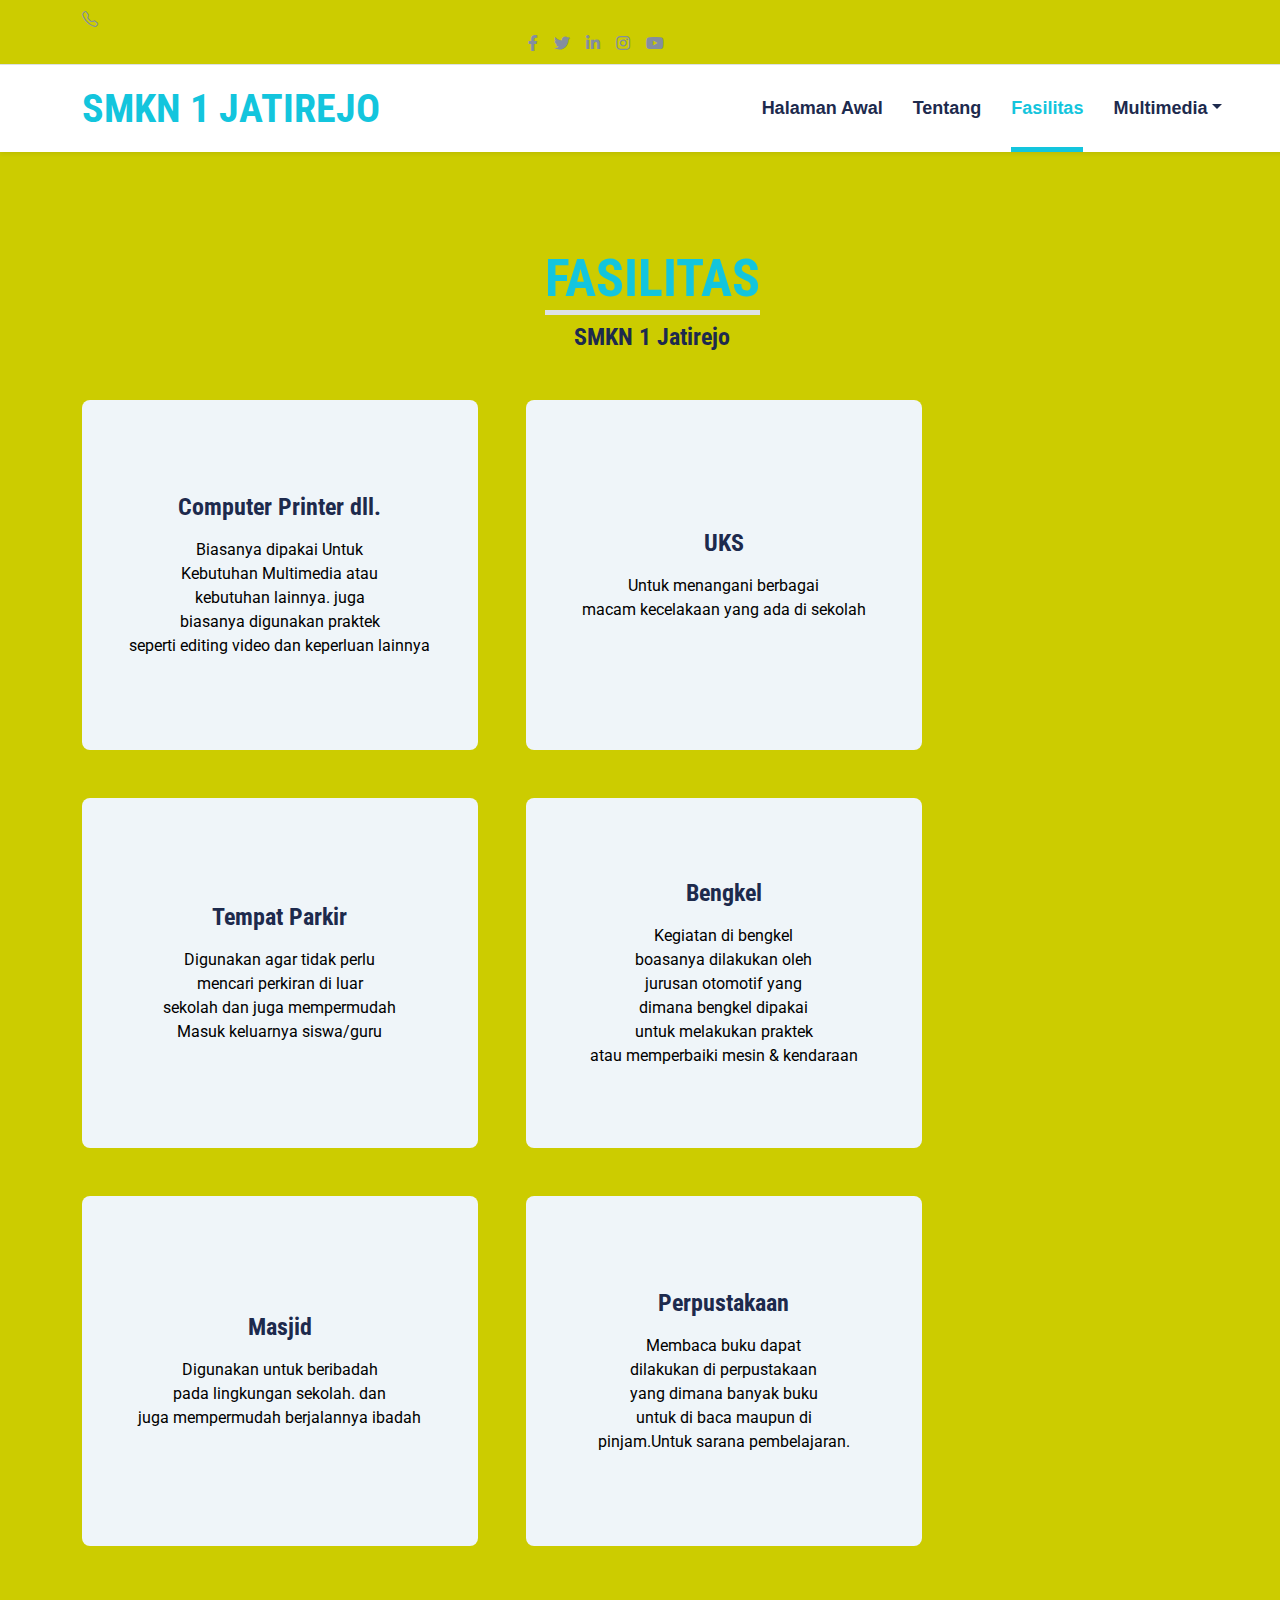
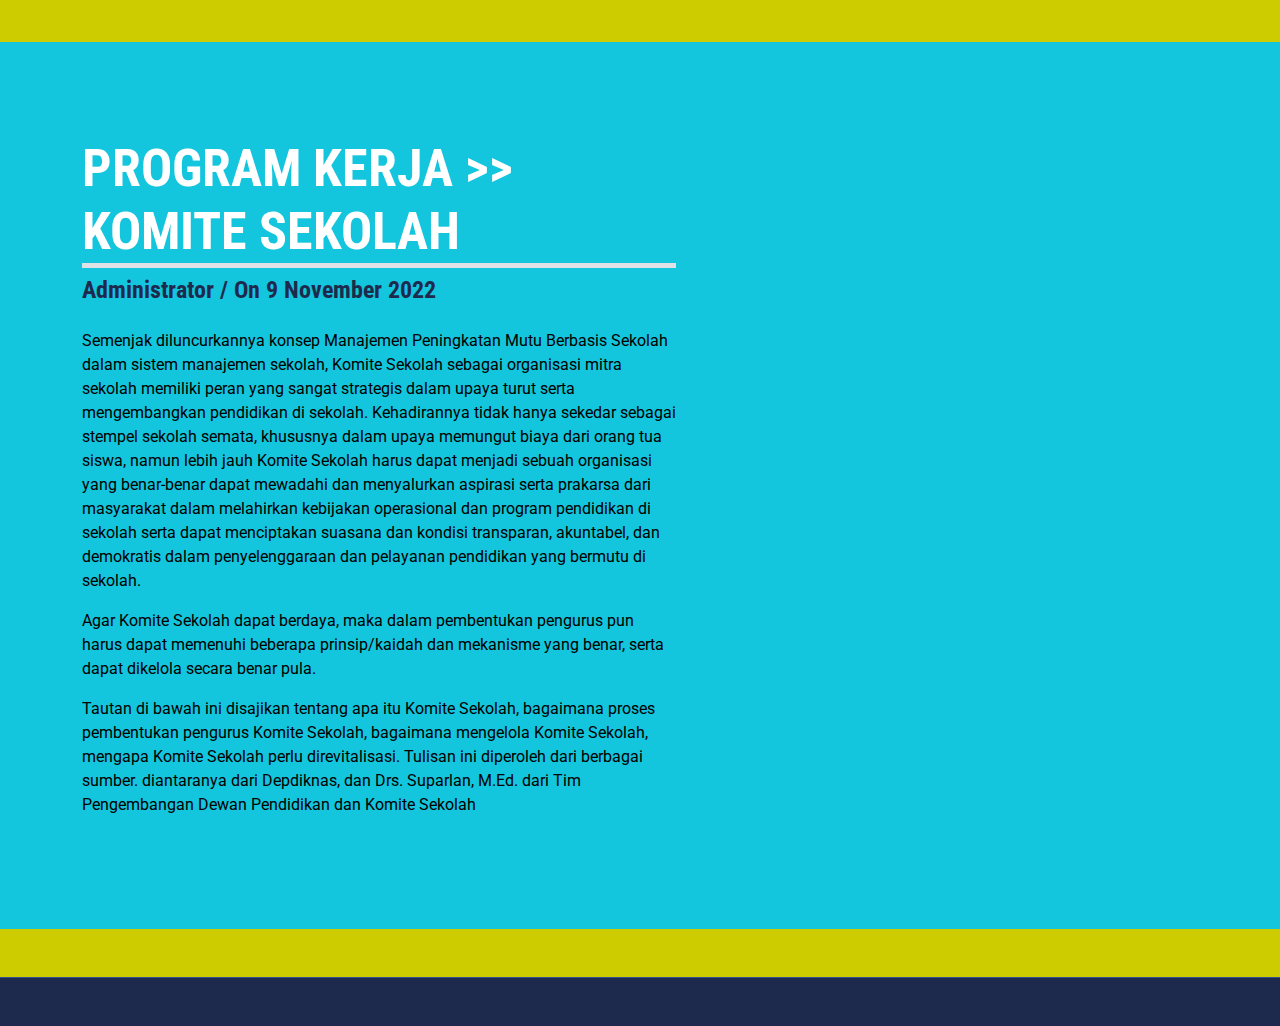
<file: service.html>
<!DOCTYPE html>
<html lang="en">

<head>
    <meta charset="utf-8">
    <title>MEDINOVA - Hospital Website Template</title>
    <meta content="width=device-width, initial-scale=1.0" name="viewport">
    <meta content="Free HTML Templates" name="keywords">
    <meta content="Free HTML Templates" name="description">

    <!-- Favicon -->
    <link href="img/favicon.ico" rel="icon">

    <!-- Google Web Fonts -->
    <link rel="preconnect" href="https://fonts.gstatic.com">
    <link href="https://fonts.googleapis.com/css2?family=Roboto+Condensed:wght@400;700&family=Roboto:wght@400;700&display=swap" rel="stylesheet">  

    <!-- Icon Font Stylesheet -->
    <link href="https://cdnjs.cloudflare.com/ajax/libs/font-awesome/5.15.0/css/all.min.css" rel="stylesheet">
    <link href="https://cdn.jsdelivr.net/npm/bootstrap-icons@1.4.1/font/bootstrap-icons.css" rel="stylesheet">

    <!-- Libraries Stylesheet -->
    <link href="lib/owlcarousel/assets/owl.carousel.min.css" rel="stylesheet">
    <link href="lib/tempusdominus/css/tempusdominus-bootstrap-4.min.css" rel="stylesheet" />

    <!-- Customized Bootstrap Stylesheet -->
    <link href="css/bootstrap.min.css" rel="stylesheet">

    <!-- Template Stylesheet -->
    <link href="css/style.css" rel="stylesheet">
</head>

<body>
    <!-- Topbar Start -->
    <div class="container-fluid py-2 border-bottom d-none d-lg-block">
        <div class="container">
            <div class="row">
                <div class="col-md-6 text-center text-lg-start mb-2 mb-lg-0">
                    <div class="d-inline-flex align-items-center">
                    <a class="text-decoration-none text-body pe-3" href=""><i class="bi bi-telephone me-2"></i></a></div>
                </div>
                <div class="col-md-6 text-center text-lg-end">
                    <div class="d-inline-flex align-items-center">
                        <a class="text-body px-2" href="">
                            <i class="fab fa-facebook-f"></i>
                        </a>
                        <a class="text-body px-2" href="">
                            <i class="fab fa-twitter"></i>
                        </a>
                        <a class="text-body px-2" href="">
                            <i class="fab fa-linkedin-in"></i>
                        </a>
                        <a class="text-body px-2" href="">
                            <i class="fab fa-instagram"></i>
                        </a>
                        <a class="text-body ps-2" href="">
                            <i class="fab fa-youtube"></i>
                        </a>
                    </div>
                </div>
            </div>
        </div>
    </div>
    <!-- Topbar End -->


    <!-- Navbar Start -->
    <div class="container-fluid sticky-top bg-white shadow-sm mb-5">
        <div class="container">
            <nav class="navbar navbar-expand-lg bg-white navbar-light py-3 py-lg-0"><a href="index.html" class="navbar-brand">
              <h1 class="m-0 text-uppercase text-primary">SMKN 1 Jatirejo</h1>
            </a>
                <button class="navbar-toggler" type="button" data-bs-toggle="collapse" data-bs-target="#navbarCollapse"></button>
                <div class="collapse navbar-collapse" id="navbarCollapse">
                    <div class="navbar-nav ms-auto py-0">
                        <a href="index.html" class="nav-item nav-link">Halaman Awal</a>
                        <a href="about.html" class="nav-item nav-link">Tentang</a>
                        <a href="service.html" class="nav-item nav-link active">Fasilitas</a>
                        <div class="nav-item dropdown">
                            <a href="blog.html" class="nav-link dropdown-toggle" data-bs-toggle="dropdown">Multimedia</a>
                            <div class="dropdown-menu m-0">
                                <a href="blog.html" class="dropdown-item">Blog Grid</a>
                                <a href="detail.html" class="dropdown-item">Blog Detail</a>
                                <a href="team.html" class="dropdown-item">The Team</a>
                                <a href="testimonial.html" class="dropdown-item">Testimonial</a>
                                <a href="appointment.html" class="dropdown-item">Appointment</a>
                                <a href="search.html" class="dropdown-item">Search</a>
                            </div>
                        </div>
                  </div>
                </div>
            </nav>
        </div>
    </div>
    <!-- Navbar End -->
    

    <!-- Services Start -->
    <div class="container-fluid py-5">
        <div class="container">
            <div class="text-center mx-auto mb-5" style="max-width: 500px;">
                <h5 class="d-inline-block text-primary text-uppercase border-bottom border-5">Fasilitas</h5>
                <h1 class="display-4">SMKN 1 Jatirejo</h1>
            </div>
            <div class="row g-5">
                <div class="col-lg-4 col-md-6">
                    <div class="service-item bg-light rounded d-flex flex-column align-items-center justify-content-center text-center">
                      <h4 class="mb-3">Computer Printer dll.</h4>
                        <p class="m-0">Biasanya dipakai Untuk</p>
                        <p class="m-0"> Kebutuhan Multimedia atau</p>
                        <p class="m-0"> kebutuhan lainnya. juga</p>
                        <p class="m-0"> biasanya digunakan praktek</p>
                        <p class="m-0"> seperti editing video dan keperluan lainnya</p>
                        <a class="btn btn-lg btn-primary rounded-pill" href="">
                            <i class="bi bi-arrow-right"></i>
                        </a>
                    </div>
                </div>
                <div class="col-lg-4 col-md-6">
                    <div class="service-item bg-light rounded d-flex flex-column align-items-center justify-content-center text-center">
                      <h4 class="mb-3">UKS</h4>
                        <p class="m-0">Untuk menangani berbagai </p>
                        <p class="m-0">macam kecelakaan yang ada di sekolah</p>
                        <a class="btn btn-lg btn-primary rounded-pill" href="">
                            <i class="bi bi-arrow-right"></i>
                        </a>
                    </div>
                </div>
                <div class="col-lg-4 col-md-6">
                    <div class="service-item bg-light rounded d-flex flex-column align-items-center justify-content-center text-center">
                      <h4 class="mb-3">Tempat Parkir</h4>
                        <p class="m-0">Digunakan agar tidak perlu </p>
                        <p class="m-0">mencari perkiran di luar </p>
                        <p class="m-0">sekolah dan juga mempermudah</p>
                        <p class="m-0"> Masuk keluarnya siswa/guru</p>
                        <a class="btn btn-lg btn-primary rounded-pill" href="">
                            <i class="bi bi-arrow-right"></i>
                        </a>
                    </div>
                </div>
                <div class="col-lg-4 col-md-6">
                    <div class="service-item bg-light rounded d-flex flex-column align-items-center justify-content-center text-center">
                      <h4 class="mb-3">Bengkel</h4>
                        <p class="m-0">Kegiatan di bengkel</p>
                        <p class="m-0"> boasanya dilakukan oleh </p>
                        <p class="m-0">jurusan otomotif yang </p>
                        <p class="m-0">dimana bengkel dipakai </p>
                        <p class="m-0">untuk melakukan praktek</p>
                        <p class="m-0"> atau memperbaiki mesin &amp; kendaraan</p>
                        <a class="btn btn-lg btn-primary rounded-pill" href="">
                            <i class="bi bi-arrow-right"></i>
                        </a>
                    </div>
                </div>
                <div class="col-lg-4 col-md-6">
                    <div class="service-item bg-light rounded d-flex flex-column align-items-center justify-content-center text-center">
                      <h4 class="mb-3">Masjid</h4>
                        <p class="m-0">Digunakan untuk beribadah </p>
                        <p class="m-0">pada lingkungan sekolah. dan</p>
                        <p class="m-0"> juga mempermudah berjalannya ibadah</p>
                        <a class="btn btn-lg btn-primary rounded-pill" href="">
                            <i class="bi bi-arrow-right"></i>
                        </a>
                  </div>
                </div>
                <div class="col-lg-4 col-md-6">
                    <div class="service-item bg-light rounded d-flex flex-column align-items-center justify-content-center text-center">
                      <h4 class="mb-3">Perpustakaan</h4>
                        <p class="m-0">Membaca buku dapat </p>
                        <p class="m-0">dilakukan di perpustakaan </p>
                        <p class="m-0">yang dimana banyak buku</p>
                        <p class="m-0"> untuk di baca maupun di</p>
                        <p class="m-0"> pinjam.Untuk sarana pembelajaran.</p>
                        <a class="btn btn-lg btn-primary rounded-pill" href="">
                            <i class="bi bi-arrow-right"></i>
                        </a>
                    </div>
                </div>
            </div>
        </div>
    </div>
    <!-- Services End -->


    <!-- Appointment Start -->
    <div class="container-fluid bg-primary my-5 py-5">
        <div class="container py-5">
            <div class="row gx-5">
                <div class="col-lg-6 mb-5 mb-lg-0">
                    <div class="mb-4">
                        <h5 class="d-inline-block text-white text-uppercase border-bottom border-5">Program kerja &gt;&gt; Komite sekolah</h5>
                      <h1 class="display-4">Administrator / On 9 November 2022</h1>
                    </div>
                    <p>Semenjak diluncurkannya konsep Manajemen Peningkatan Mutu Berbasis Sekolah dalam sistem manajemen sekolah, Komite Sekolah sebagai organisasi mitra sekolah memiliki peran yang sangat strategis dalam upaya turut serta mengembangkan pendidikan di sekolah. Kehadirannya tidak hanya sekedar sebagai stempel sekolah semata, khususnya dalam upaya memungut biaya dari orang tua siswa, namun lebih jauh Komite Sekolah harus dapat menjadi sebuah organisasi yang benar-benar dapat mewadahi dan menyalurkan aspirasi serta prakarsa dari masyarakat dalam melahirkan kebijakan operasional dan program pendidikan di sekolah serta dapat menciptakan suasana dan kondisi transparan, akuntabel, dan demokratis dalam penyelenggaraan dan pelayanan pendidikan yang bermutu di sekolah.</p>
                    <p>Agar Komite Sekolah dapat berdaya, maka dalam pembentukan pengurus pun harus dapat memenuhi beberapa prinsip/kaidah dan mekanisme yang benar, serta dapat dikelola secara benar pula.</p>
                  <p>Tautan di bawah ini disajikan tentang apa itu Komite Sekolah, bagaimana proses pembentukan pengurus Komite Sekolah, bagaimana mengelola Komite Sekolah, mengapa Komite Sekolah perlu direvitalisasi. Tulisan ini diperoleh dari berbagai sumber. diantaranya dari Depdiknas, dan Drs. Suparlan, M.Ed. dari Tim Pengembangan Dewan Pendidikan dan Komite Sekolah</p>
                </div>
            </div>
        </div>
    </div>
    <div class="container-fluid bg-dark text-light border-top border-secondary py-4">
      <div class="container">
        <div class="row g-5">
          <div class="col-md-6 text-center text-md-end">
          </div>
            </div>
        </div>
    </div>
    <!-- Footer End -->


    <!-- Back to Top -->
    <a href="#" class="btn btn-lg btn-primary btn-lg-square back-to-top"><i class="bi bi-arrow-up"></i></a>


    <!-- JavaScript Libraries -->
    <script src="https://code.jquery.com/jquery-3.4.1.min.js"></script>
    <script src="https://cdn.jsdelivr.net/npm/bootstrap@5.0.0/dist/js/bootstrap.bundle.min.js"></script>
    <script src="lib/easing/easing.min.js"></script>
    <script src="lib/waypoints/waypoints.min.js"></script>
    <script src="lib/owlcarousel/owl.carousel.min.js"></script>
    <script src="lib/tempusdominus/js/moment.min.js"></script>
    <script src="lib/tempusdominus/js/moment-timezone.min.js"></script>
    <script src="lib/tempusdominus/js/tempusdominus-bootstrap-4.min.js"></script>

    <!-- Template Javascript -->
    <script src="js/main.js"></script>
</body>

</html>
</file>
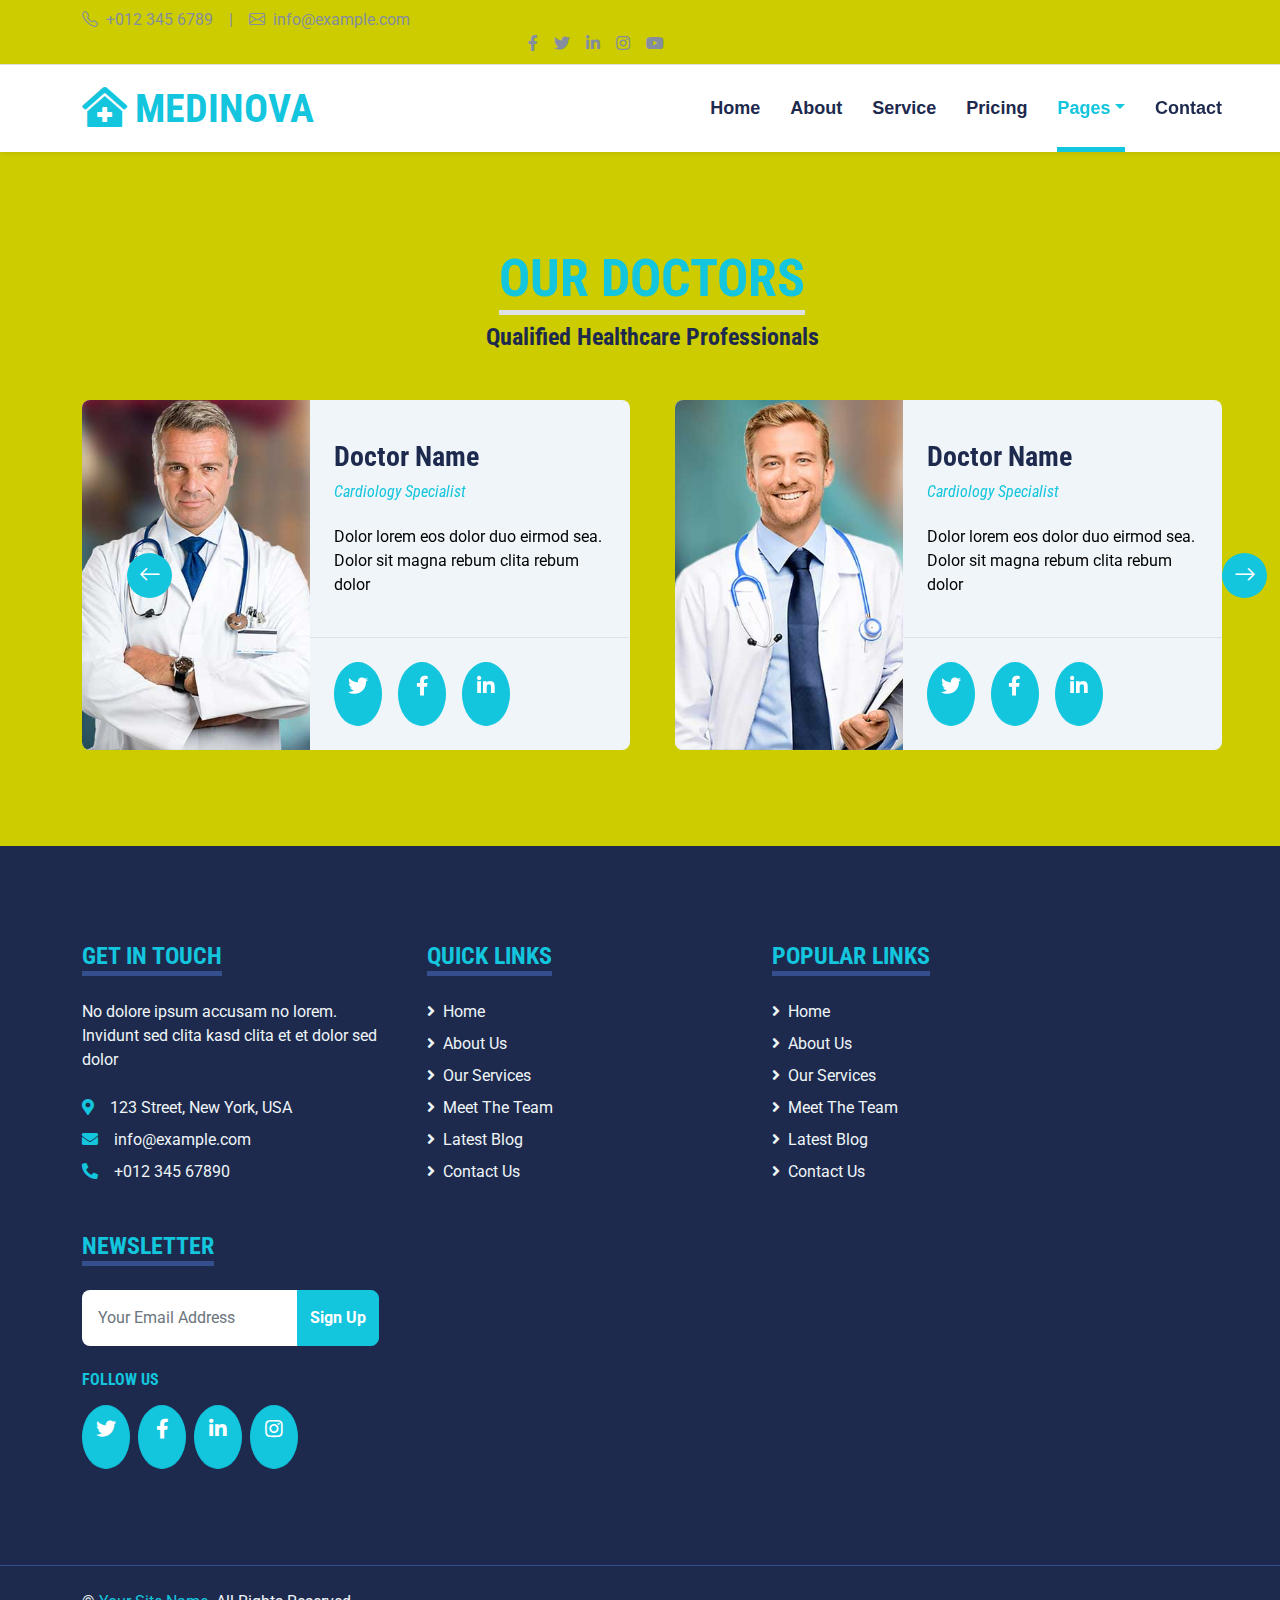
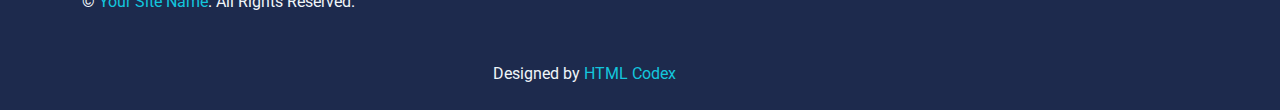
<file: team.html>
<!DOCTYPE html>
<html lang="en">

<head>
    <meta charset="utf-8">
    <title>MEDINOVA - Hospital Website Template</title>
    <meta content="width=device-width, initial-scale=1.0" name="viewport">
    <meta content="Free HTML Templates" name="keywords">
    <meta content="Free HTML Templates" name="description">

    <!-- Favicon -->
    <link href="img/favicon.ico" rel="icon">

    <!-- Google Web Fonts -->
    <link rel="preconnect" href="https://fonts.gstatic.com">
    <link href="https://fonts.googleapis.com/css2?family=Roboto+Condensed:wght@400;700&family=Roboto:wght@400;700&display=swap" rel="stylesheet">  

    <!-- Icon Font Stylesheet -->
    <link href="https://cdnjs.cloudflare.com/ajax/libs/font-awesome/5.15.0/css/all.min.css" rel="stylesheet">
    <link href="https://cdn.jsdelivr.net/npm/bootstrap-icons@1.4.1/font/bootstrap-icons.css" rel="stylesheet">

    <!-- Libraries Stylesheet -->
    <link href="lib/owlcarousel/assets/owl.carousel.min.css" rel="stylesheet">
    <link href="lib/tempusdominus/css/tempusdominus-bootstrap-4.min.css" rel="stylesheet" />

    <!-- Customized Bootstrap Stylesheet -->
    <link href="css/bootstrap.min.css" rel="stylesheet">

    <!-- Template Stylesheet -->
    <link href="css/style.css" rel="stylesheet">
</head>

<body>
    <!-- Topbar Start -->
    <div class="container-fluid py-2 border-bottom d-none d-lg-block">
        <div class="container">
            <div class="row">
                <div class="col-md-6 text-center text-lg-start mb-2 mb-lg-0">
                    <div class="d-inline-flex align-items-center">
                        <a class="text-decoration-none text-body pe-3" href=""><i class="bi bi-telephone me-2"></i>+012 345 6789</a>
                        <span class="text-body">|</span>
                        <a class="text-decoration-none text-body px-3" href=""><i class="bi bi-envelope me-2"></i>info@example.com</a>
                    </div>
                </div>
                <div class="col-md-6 text-center text-lg-end">
                    <div class="d-inline-flex align-items-center">
                        <a class="text-body px-2" href="">
                            <i class="fab fa-facebook-f"></i>
                        </a>
                        <a class="text-body px-2" href="">
                            <i class="fab fa-twitter"></i>
                        </a>
                        <a class="text-body px-2" href="">
                            <i class="fab fa-linkedin-in"></i>
                        </a>
                        <a class="text-body px-2" href="">
                            <i class="fab fa-instagram"></i>
                        </a>
                        <a class="text-body ps-2" href="">
                            <i class="fab fa-youtube"></i>
                        </a>
                    </div>
                </div>
            </div>
        </div>
    </div>
    <!-- Topbar End -->


    <!-- Navbar Start -->
    <div class="container-fluid sticky-top bg-white shadow-sm mb-5">
        <div class="container">
            <nav class="navbar navbar-expand-lg bg-white navbar-light py-3 py-lg-0">
                <a href="index.html" class="navbar-brand">
                    <h1 class="m-0 text-uppercase text-primary"><i class="fa fa-clinic-medical me-2"></i>Medinova</h1>
                </a>
                <button class="navbar-toggler" type="button" data-bs-toggle="collapse" data-bs-target="#navbarCollapse">
                    <span class="navbar-toggler-icon"></span>
                </button>
                <div class="collapse navbar-collapse" id="navbarCollapse">
                    <div class="navbar-nav ms-auto py-0">
                        <a href="index.html" class="nav-item nav-link">Home</a>
                        <a href="about.html" class="nav-item nav-link">About</a>
                        <a href="service.html" class="nav-item nav-link">Service</a>
                        <a href="price.html" class="nav-item nav-link">Pricing</a>
                        <div class="nav-item dropdown">
                            <a href="#" class="nav-link dropdown-toggle active" data-bs-toggle="dropdown">Pages</a>
                            <div class="dropdown-menu m-0">
                                <a href="blog.html" class="dropdown-item">Blog Grid</a>
                                <a href="detail.html" class="dropdown-item">Blog Detail</a>
                                <a href="team.html" class="dropdown-item active">The Team</a>
                                <a href="testimonial.html" class="dropdown-item">Testimonial</a>
                                <a href="appointment.html" class="dropdown-item">Appointment</a>
                                <a href="search.html" class="dropdown-item">Search</a>
                            </div>
                        </div>
                        <a href="contact.html" class="nav-item nav-link">Contact</a>
                    </div>
                </div>
            </nav>
        </div>
    </div>
    <!-- Navbar End -->


    <!-- Team Start -->
    <div class="container-fluid py-5">
        <div class="container">
            <div class="text-center mx-auto mb-5" style="max-width: 500px;">
                <h5 class="d-inline-block text-primary text-uppercase border-bottom border-5">Our Doctors</h5>
                <h1 class="display-4">Qualified Healthcare Professionals</h1>
            </div>
            <div class="owl-carousel team-carousel position-relative">
                <div class="team-item">
                    <div class="row g-0 bg-light rounded overflow-hidden">
                        <div class="col-12 col-sm-5 h-100">
                            <img class="img-fluid h-100" src="img/team-1.jpg" style="object-fit: cover;">
                        </div>
                        <div class="col-12 col-sm-7 h-100 d-flex flex-column">
                            <div class="mt-auto p-4">
                                <h3>Doctor Name</h3>
                                <h6 class="fw-normal fst-italic text-primary mb-4">Cardiology Specialist</h6>
                                <p class="m-0">Dolor lorem eos dolor duo eirmod sea. Dolor sit magna rebum clita rebum dolor</p>
                            </div>
                            <div class="d-flex mt-auto border-top p-4">
                                <a class="btn btn-lg btn-primary btn-lg-square rounded-circle me-3" href="#"><i class="fab fa-twitter"></i></a>
                                <a class="btn btn-lg btn-primary btn-lg-square rounded-circle me-3" href="#"><i class="fab fa-facebook-f"></i></a>
                                <a class="btn btn-lg btn-primary btn-lg-square rounded-circle" href="#"><i class="fab fa-linkedin-in"></i></a>
                            </div>
                        </div>
                    </div>
                </div>
                <div class="team-item">
                    <div class="row g-0 bg-light rounded overflow-hidden">
                        <div class="col-12 col-sm-5 h-100">
                            <img class="img-fluid h-100" src="img/team-2.jpg" style="object-fit: cover;">
                        </div>
                        <div class="col-12 col-sm-7 h-100 d-flex flex-column">
                            <div class="mt-auto p-4">
                                <h3>Doctor Name</h3>
                                <h6 class="fw-normal fst-italic text-primary mb-4">Cardiology Specialist</h6>
                                <p class="m-0">Dolor lorem eos dolor duo eirmod sea. Dolor sit magna rebum clita rebum dolor</p>
                            </div>
                            <div class="d-flex mt-auto border-top p-4">
                                <a class="btn btn-lg btn-primary btn-lg-square rounded-circle me-3" href="#"><i class="fab fa-twitter"></i></a>
                                <a class="btn btn-lg btn-primary btn-lg-square rounded-circle me-3" href="#"><i class="fab fa-facebook-f"></i></a>
                                <a class="btn btn-lg btn-primary btn-lg-square rounded-circle" href="#"><i class="fab fa-linkedin-in"></i></a>
                            </div>
                        </div>
                    </div>
                </div>
                <div class="team-item">
                    <div class="row g-0 bg-light rounded overflow-hidden">
                        <div class="col-12 col-sm-5 h-100">
                            <img class="img-fluid h-100" src="img/team-3.jpg" style="object-fit: cover;">
                        </div>
                        <div class="col-12 col-sm-7 h-100 d-flex flex-column">
                            <div class="mt-auto p-4">
                                <h3>Doctor Name</h3>
                                <h6 class="fw-normal fst-italic text-primary mb-4">Cardiology Specialist</h6>
                                <p class="m-0">Dolor lorem eos dolor duo eirmod sea. Dolor sit magna rebum clita rebum dolor</p>
                            </div>
                            <div class="d-flex mt-auto border-top p-4">
                                <a class="btn btn-lg btn-primary btn-lg-square rounded-circle me-3" href="#"><i class="fab fa-twitter"></i></a>
                                <a class="btn btn-lg btn-primary btn-lg-square rounded-circle me-3" href="#"><i class="fab fa-facebook-f"></i></a>
                                <a class="btn btn-lg btn-primary btn-lg-square rounded-circle" href="#"><i class="fab fa-linkedin-in"></i></a>
                            </div>
                        </div>
                    </div>
                </div>
            </div>
        </div>
    </div>
    <!-- Team End -->


    <!-- Footer Start -->
    <div class="container-fluid bg-dark text-light mt-5 py-5">
        <div class="container py-5">
            <div class="row g-5">
                <div class="col-lg-3 col-md-6">
                    <h4 class="d-inline-block text-primary text-uppercase border-bottom border-5 border-secondary mb-4">Get In Touch</h4>
                    <p class="mb-4">No dolore ipsum accusam no lorem. Invidunt sed clita kasd clita et et dolor sed dolor</p>
                    <p class="mb-2"><i class="fa fa-map-marker-alt text-primary me-3"></i>123 Street, New York, USA</p>
                    <p class="mb-2"><i class="fa fa-envelope text-primary me-3"></i>info@example.com</p>
                    <p class="mb-0"><i class="fa fa-phone-alt text-primary me-3"></i>+012 345 67890</p>
                </div>
                <div class="col-lg-3 col-md-6">
                    <h4 class="d-inline-block text-primary text-uppercase border-bottom border-5 border-secondary mb-4">Quick Links</h4>
                    <div class="d-flex flex-column justify-content-start">
                        <a class="text-light mb-2" href="#"><i class="fa fa-angle-right me-2"></i>Home</a>
                        <a class="text-light mb-2" href="#"><i class="fa fa-angle-right me-2"></i>About Us</a>
                        <a class="text-light mb-2" href="#"><i class="fa fa-angle-right me-2"></i>Our Services</a>
                        <a class="text-light mb-2" href="#"><i class="fa fa-angle-right me-2"></i>Meet The Team</a>
                        <a class="text-light mb-2" href="#"><i class="fa fa-angle-right me-2"></i>Latest Blog</a>
                        <a class="text-light" href="#"><i class="fa fa-angle-right me-2"></i>Contact Us</a>
                    </div>
                </div>
                <div class="col-lg-3 col-md-6">
                    <h4 class="d-inline-block text-primary text-uppercase border-bottom border-5 border-secondary mb-4">Popular Links</h4>
                    <div class="d-flex flex-column justify-content-start">
                        <a class="text-light mb-2" href="#"><i class="fa fa-angle-right me-2"></i>Home</a>
                        <a class="text-light mb-2" href="#"><i class="fa fa-angle-right me-2"></i>About Us</a>
                        <a class="text-light mb-2" href="#"><i class="fa fa-angle-right me-2"></i>Our Services</a>
                        <a class="text-light mb-2" href="#"><i class="fa fa-angle-right me-2"></i>Meet The Team</a>
                        <a class="text-light mb-2" href="#"><i class="fa fa-angle-right me-2"></i>Latest Blog</a>
                        <a class="text-light" href="#"><i class="fa fa-angle-right me-2"></i>Contact Us</a>
                    </div>
                </div>
                <div class="col-lg-3 col-md-6">
                    <h4 class="d-inline-block text-primary text-uppercase border-bottom border-5 border-secondary mb-4">Newsletter</h4>
                    <form action="">
                        <div class="input-group">
                            <input type="text" class="form-control p-3 border-0" placeholder="Your Email Address">
                            <button class="btn btn-primary">Sign Up</button>
                        </div>
                    </form>
                    <h6 class="text-primary text-uppercase mt-4 mb-3">Follow Us</h6>
                    <div class="d-flex">
                        <a class="btn btn-lg btn-primary btn-lg-square rounded-circle me-2" href="#"><i class="fab fa-twitter"></i></a>
                        <a class="btn btn-lg btn-primary btn-lg-square rounded-circle me-2" href="#"><i class="fab fa-facebook-f"></i></a>
                        <a class="btn btn-lg btn-primary btn-lg-square rounded-circle me-2" href="#"><i class="fab fa-linkedin-in"></i></a>
                        <a class="btn btn-lg btn-primary btn-lg-square rounded-circle" href="#"><i class="fab fa-instagram"></i></a>
                    </div>
                </div>
            </div>
        </div>
    </div>
    <div class="container-fluid bg-dark text-light border-top border-secondary py-4">
        <div class="container">
            <div class="row g-5">
                <div class="col-md-6 text-center text-md-start">
                    <p class="mb-md-0">&copy; <a class="text-primary" href="#">Your Site Name</a>. All Rights Reserved.</p>
                </div>
                <div class="col-md-6 text-center text-md-end">
                    <p class="mb-0">Designed by <a class="text-primary" href="https://htmlcodex.com">HTML Codex</a></p>
                </div>
            </div>
        </div>
    </div>
    <!-- Footer End -->


    <!-- Back to Top -->
    <a href="#" class="btn btn-lg btn-primary btn-lg-square back-to-top"><i class="bi bi-arrow-up"></i></a>


    <!-- JavaScript Libraries -->
    <script src="https://code.jquery.com/jquery-3.4.1.min.js"></script>
    <script src="https://cdn.jsdelivr.net/npm/bootstrap@5.0.0/dist/js/bootstrap.bundle.min.js"></script>
    <script src="lib/easing/easing.min.js"></script>
    <script src="lib/waypoints/waypoints.min.js"></script>
    <script src="lib/owlcarousel/owl.carousel.min.js"></script>
    <script src="lib/tempusdominus/js/moment.min.js"></script>
    <script src="lib/tempusdominus/js/moment-timezone.min.js"></script>
    <script src="lib/tempusdominus/js/tempusdominus-bootstrap-4.min.js"></script>

    <!-- Template Javascript -->
    <script src="js/main.js"></script>
</body>

</html>
</file>
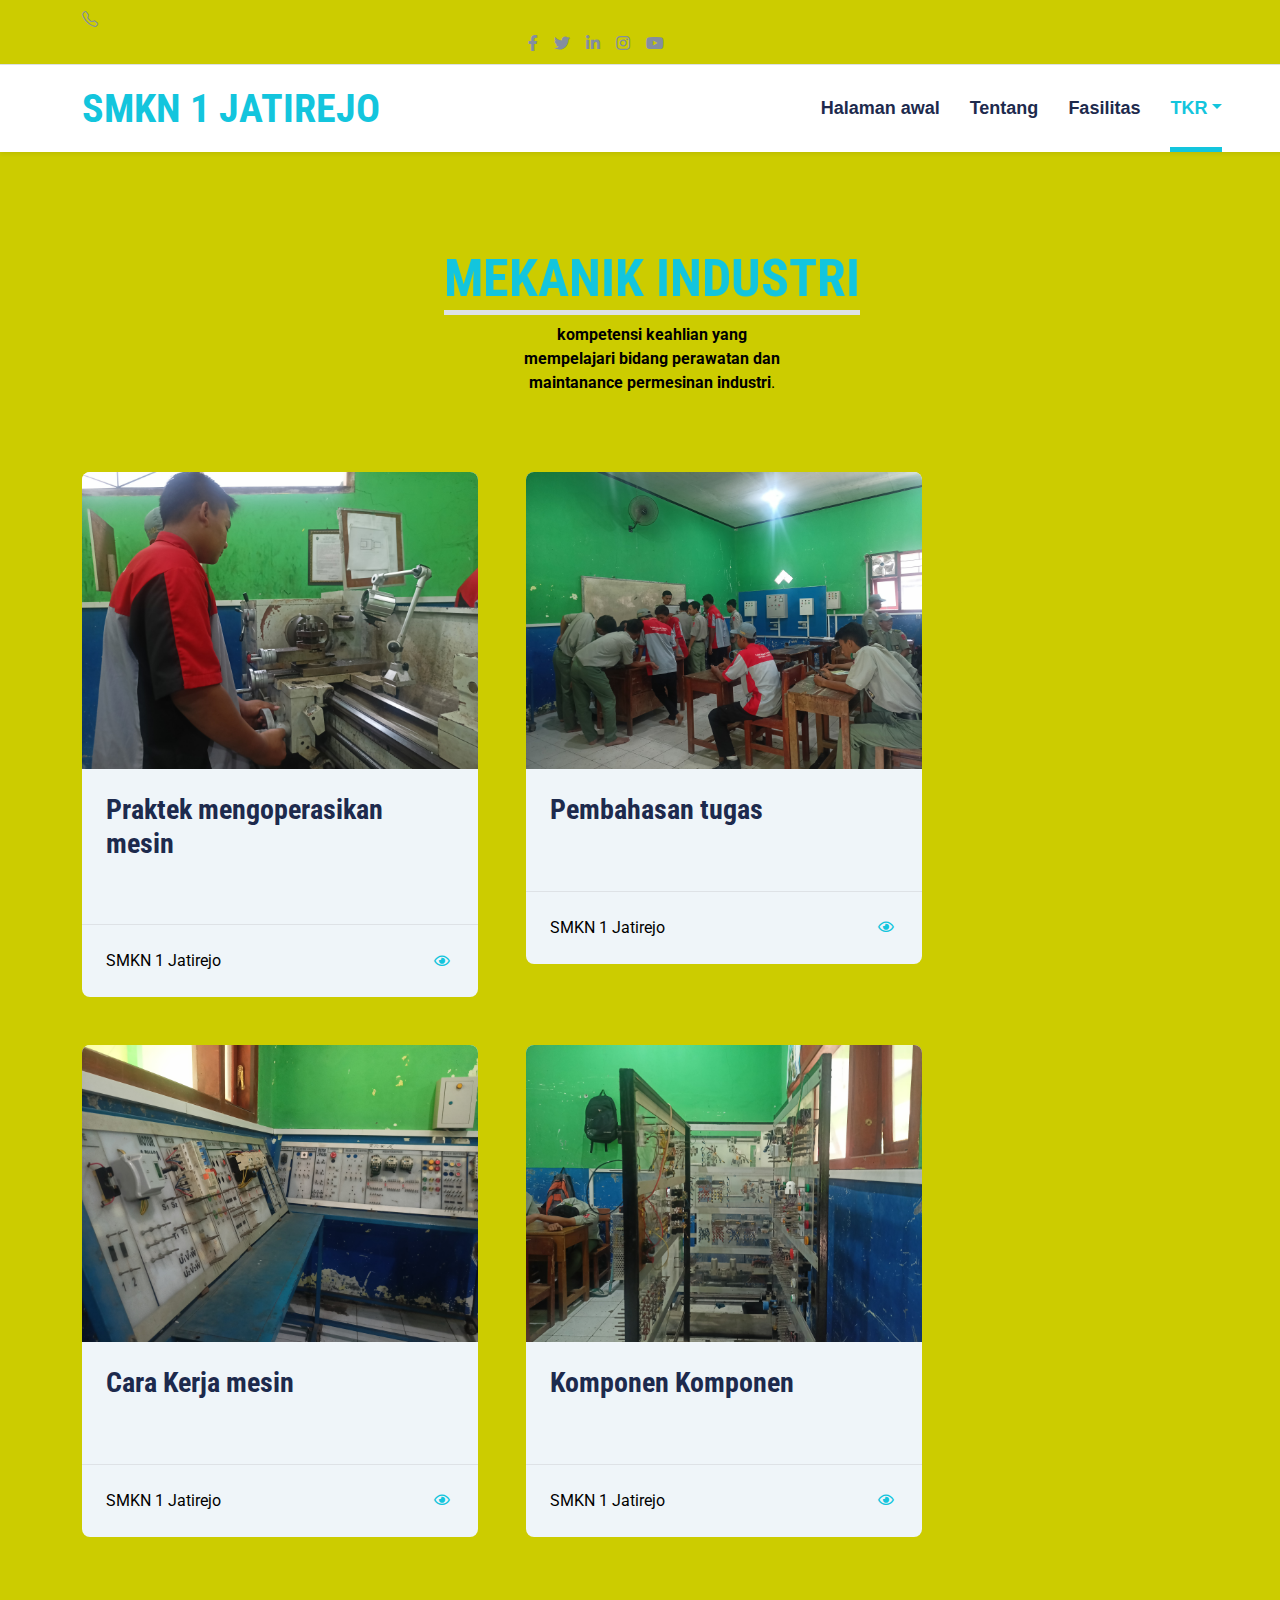
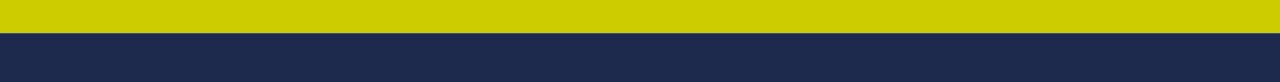
<file: Teknik mekanik industri.html>
<!DOCTYPE html>
<html lang="en">

<head>
    <meta charset="utf-8">
    <title>MEDINOVA - Hospital Website Template</title>
    <meta content="width=device-width, initial-scale=1.0" name="viewport">
    <meta content="Free HTML Templates" name="keywords">
    <meta content="Free HTML Templates" name="description">

    <!-- Favicon -->
    <link href="img/favicon.ico" rel="icon">

    <!-- Google Web Fonts -->
    <link rel="preconnect" href="https://fonts.gstatic.com">
    <link href="https://fonts.googleapis.com/css2?family=Roboto+Condensed:wght@400;700&family=Roboto:wght@400;700&display=swap" rel="stylesheet">  

    <!-- Icon Font Stylesheet -->
    <link href="https://cdnjs.cloudflare.com/ajax/libs/font-awesome/5.15.0/css/all.min.css" rel="stylesheet">
    <link href="https://cdn.jsdelivr.net/npm/bootstrap-icons@1.4.1/font/bootstrap-icons.css" rel="stylesheet">

    <!-- Libraries Stylesheet -->
    <link href="lib/owlcarousel/assets/owl.carousel.min.css" rel="stylesheet">
    <link href="lib/tempusdominus/css/tempusdominus-bootstrap-4.min.css" rel="stylesheet" />

    <!-- Customized Bootstrap Stylesheet -->
    <link href="css/bootstrap.min.css" rel="stylesheet">

    <!-- Template Stylesheet -->
    <link href="css/style.css" rel="stylesheet">
</head>

<body>
    <!-- Topbar Start -->
    <div class="container-fluid py-2 border-bottom d-none d-lg-block">
        <div class="container">
            <div class="row">
                <div class="col-md-6 text-center text-lg-start mb-2 mb-lg-0">
                    <div class="d-inline-flex align-items-center">
                    <a class="text-decoration-none text-body pe-3" href=""><i class="bi bi-telephone me-2"></i></a></div>
                </div>
                <div class="col-md-6 text-center text-lg-end">
                    <div class="d-inline-flex align-items-center">
                        <a class="text-body px-2" href="">
                            <i class="fab fa-facebook-f"></i>
                        </a>
                        <a class="text-body px-2" href="">
                            <i class="fab fa-twitter"></i>
                        </a>
                        <a class="text-body px-2" href="">
                            <i class="fab fa-linkedin-in"></i>
                        </a>
                        <a class="text-body px-2" href="">
                            <i class="fab fa-instagram"></i>
                        </a>
                        <a class="text-body ps-2" href="">
                            <i class="fab fa-youtube"></i>
                        </a>
                    </div>
                </div>
            </div>
        </div>
    </div>
    <!-- Topbar End -->


    <!-- Navbar Start -->
    <div class="container-fluid sticky-top bg-white shadow-sm mb-5">
        <div class="container">
            <nav class="navbar navbar-expand-lg bg-white navbar-light py-3 py-lg-0"><a href="index.html" class="navbar-brand">
              <h1 class="m-0 text-uppercase text-primary">SMKN 1 Jatirejo</h1>
            </a>
              <button class="navbar-toggler" type="button" data-bs-toggle="collapse" data-bs-target="#navbarCollapse"></button>
                <div class="collapse navbar-collapse" id="navbarCollapse">
                    <div class="navbar-nav ms-auto py-0">
                        <a href="index.html" class="nav-item nav-link">Halaman awal</a>
                        <a href="about.html" class="nav-item nav-link">Tentang</a>
                        <a href="service.html" class="nav-item nav-link">Fasilitas</a>
                        <div class="nav-item dropdown">
                            <a href="TKR.html" class="nav-link dropdown-toggle active" data-bs-toggle="dropdown">TKR</a>
                            <div class="dropdown-menu m-0">
                                <a href="blog.html" class="dropdown-item active">Blog Grid</a>
                                <a href="detail.html" class="dropdown-item">Blog Detail</a>
                                <a href="team.html" class="dropdown-item">The Team</a>
                                <a href="testimonial.html" class="dropdown-item">Testimonial</a>
                                <a href="appointment.html" class="dropdown-item">Appointment</a>
                                <a href="search.html" class="dropdown-item">Search</a>
                            </div>
                      </div>
                    </div>
                </div>
            </nav>
        </div>
    </div>
    <!-- Navbar End -->


    <!-- Blog Start -->
    <div class="container-fluid py-5">
        <div class="container">
          <div class="text-center mx-auto mb-5" style="max-width: 500px;">
            <h5 class="d-inline-block text-primary text-uppercase border-bottom border-5">Mekanik industri</h5>
              <p class="m-0"><strong>kompetensi keahlian yang</strong></p>
              <p class="m-0"><strong> mempelajari bidang perawatan dan</strong></p>
              <p class="m-0"><strong> maintanance permesinan industri</strong>. </p>
              <h1 class="display-4">&nbsp;</h1>
            </div>
          <div class="row g-5">
                <div class="col-xl-4 col-lg-6">
                    <div class="bg-light rounded overflow-hidden">
                        <img class="img-fluid w-100" src="img/mi1.jpg" alt="">
                        <div class="p-4">
                            <a class="h3 d-block mb-3" href="">Praktek mengoperasikan mesin</a>
                          <p class="m-0">&nbsp;</p>
                      </div>
                        <div class="d-flex justify-content-between border-top p-4">
                            <div class="d-flex align-items-center">SMKN 1 Jatirejo</div>
                            <div class="d-flex align-items-center">
                            <small class="ms-3"><i class="far fa-eye text-primary me-1"></i></small></div>
                        </div>
                    </div>
                </div>
                <div class="col-xl-4 col-lg-6">
                    <div class="bg-light rounded overflow-hidden">
                        <img class="img-fluid w-100" src="img/mi2.jpg" alt="">
                        <div class="p-4">
                            <a class="h3 d-block mb-3" href="">Pembahasan tugas</a>
                          <p class="m-0">&nbsp;</p>
                      </div>
                        <div class="d-flex justify-content-between border-top p-4">
                            <div class="d-flex align-items-center">SMKN 1 Jatirejo</div>
                            <div class="d-flex align-items-center">
                            <small class="ms-3"><i class="far fa-eye text-primary me-1"></i></small></div>
                        </div>
                    </div>
                </div>
                <div class="col-xl-4 col-lg-6">
                    <div class="bg-light rounded overflow-hidden">
                        <img class="img-fluid w-100" src="img/mi3.jpg" alt="">
                        <div class="p-4">
                            <a class="h3 d-block mb-3" href="">Cara Kerja mesin</a>
                          <p class="m-0">&nbsp;</p>
                      </div>
                        <div class="d-flex justify-content-between border-top p-4">
                            <div class="d-flex align-items-center">SMKN 1 Jatirejo</div>
                            <div class="d-flex align-items-center">
                            <small class="ms-3"><i class="far fa-eye text-primary me-1"></i></small></div>
                        </div>
                    </div>
                </div>
                <div class="col-xl-4 col-lg-6">
                    <div class="bg-light rounded overflow-hidden">
                        <img class="img-fluid w-100" src="img/mi4.jpg" alt="">
                        <div class="p-4">
                            <a class="h3 d-block mb-3" href="">Komponen Komponen</a>
                          <p class="m-0">&nbsp;</p>
                      </div>
                        <div class="d-flex justify-content-between border-top p-4">
                            <div class="d-flex align-items-center">SMKN 1 Jatirejo</div>
                            <div class="d-flex align-items-center">
                            <small class="ms-3"><i class="far fa-eye text-primary me-1"></i></small></div>
                        </div>
                    </div>
                </div>
                <div class="col-xl-4 col-lg-6"></div>
<div class="col-xl-4 col-lg-6"></div>
            </div>
        </div>
    </div>
    <div class="container-fluid bg-dark text-light border-top border-secondary py-4">
      <div class="container">
        <div class="row g-5">
          <div class="col-md-6 text-center text-md-end">
          </div>
            </div>
        </div>
    </div>
    <!-- Footer End -->


    <!-- Back to Top -->
    <a href="#" class="btn btn-lg btn-primary btn-lg-square back-to-top"><i class="bi bi-arrow-up"></i></a>


    <!-- JavaScript Libraries -->
    <script src="https://code.jquery.com/jquery-3.4.1.min.js"></script>
    <script src="https://cdn.jsdelivr.net/npm/bootstrap@5.0.0/dist/js/bootstrap.bundle.min.js"></script>
    <script src="lib/easing/easing.min.js"></script>
    <script src="lib/waypoints/waypoints.min.js"></script>
    <script src="lib/owlcarousel/owl.carousel.min.js"></script>
    <script src="lib/tempusdominus/js/moment.min.js"></script>
    <script src="lib/tempusdominus/js/moment-timezone.min.js"></script>
    <script src="lib/tempusdominus/js/tempusdominus-bootstrap-4.min.js"></script>

    <!-- Template Javascript -->
    <script src="js/main.js"></script>
</body>

</html>
</file>
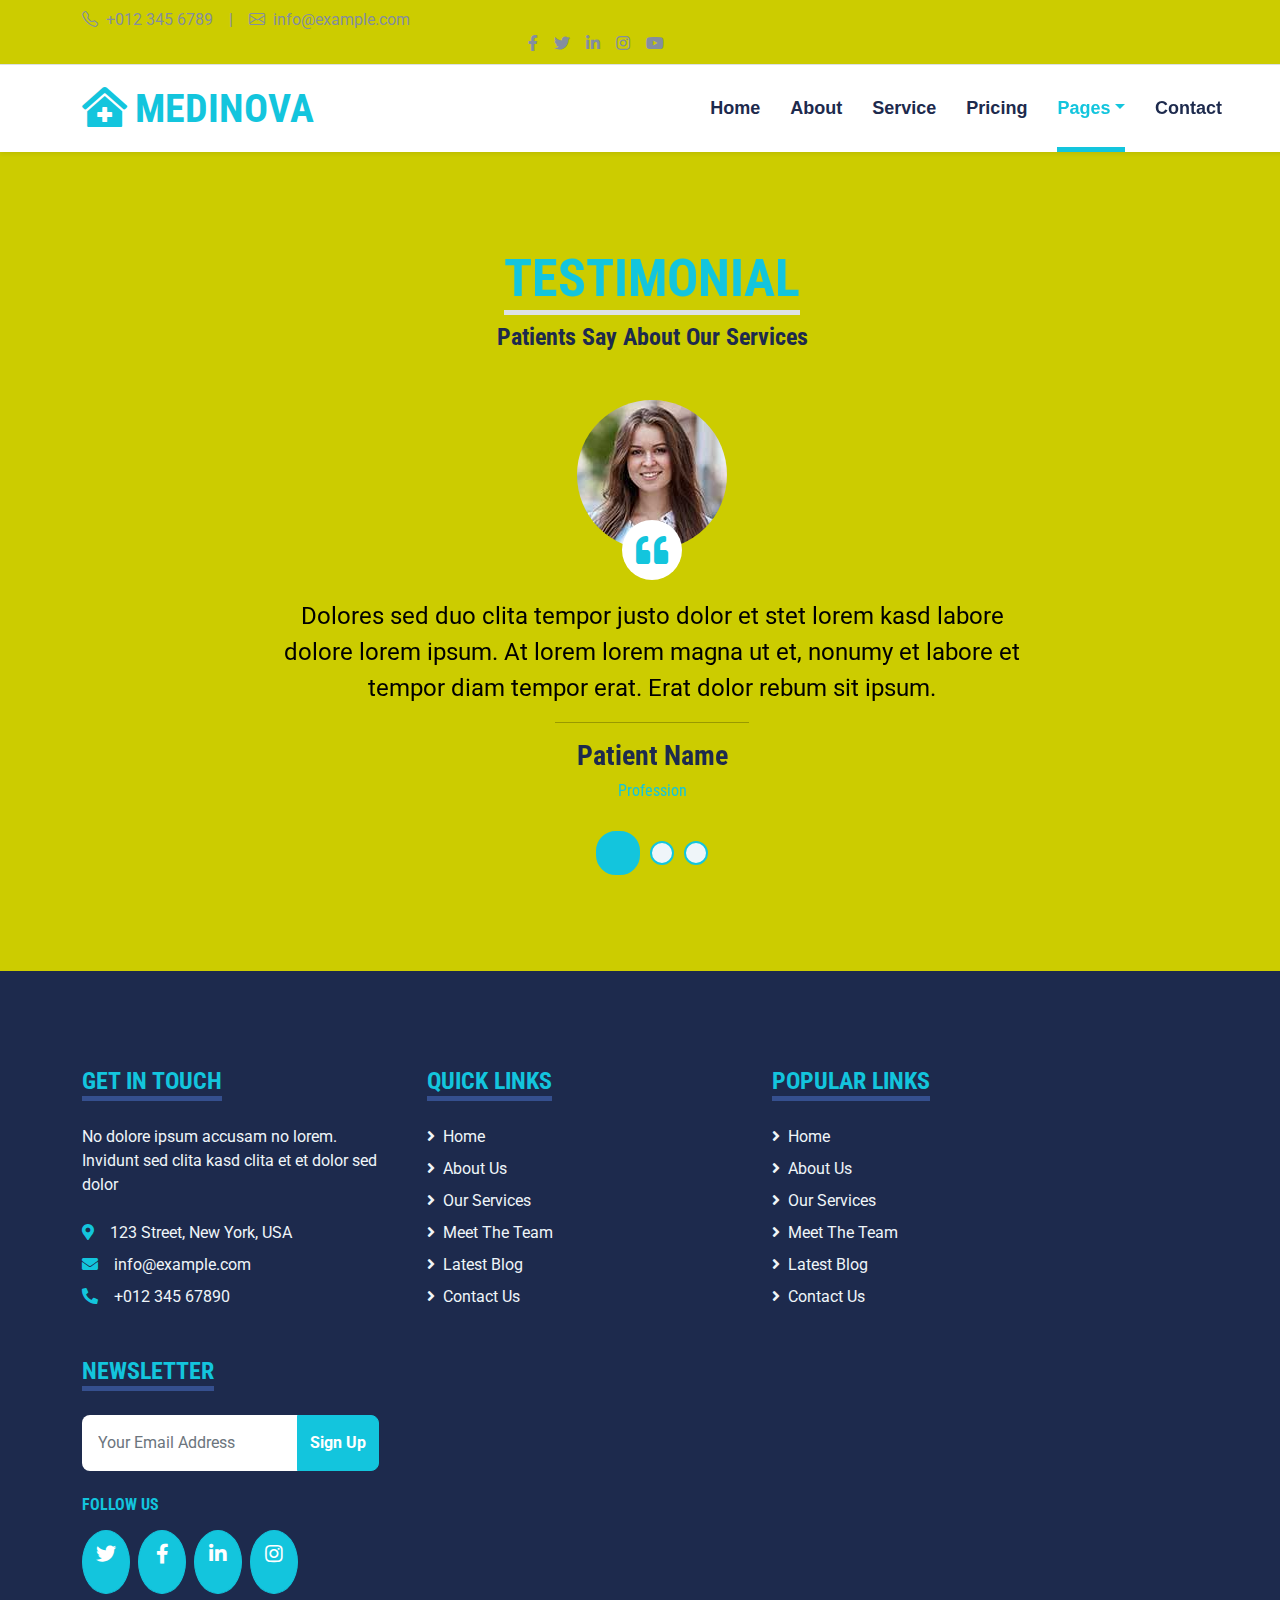
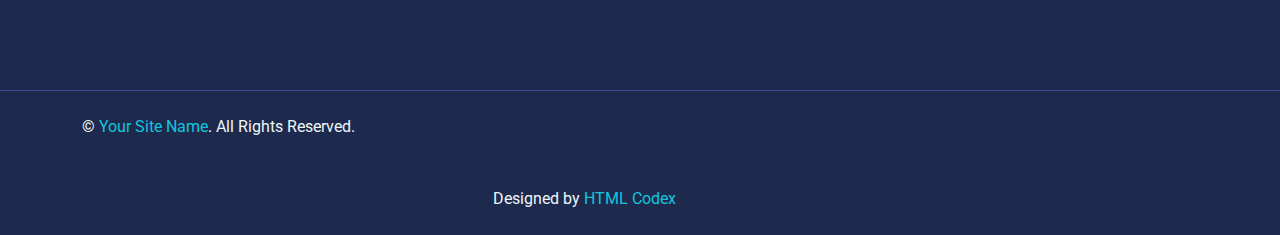
<file: testimonial.html>
<!DOCTYPE html>
<html lang="en">

<head>
    <meta charset="utf-8">
    <title>MEDINOVA - Hospital Website Template</title>
    <meta content="width=device-width, initial-scale=1.0" name="viewport">
    <meta content="Free HTML Templates" name="keywords">
    <meta content="Free HTML Templates" name="description">

    <!-- Favicon -->
    <link href="img/favicon.ico" rel="icon">

    <!-- Google Web Fonts -->
    <link rel="preconnect" href="https://fonts.gstatic.com">
    <link href="https://fonts.googleapis.com/css2?family=Roboto+Condensed:wght@400;700&family=Roboto:wght@400;700&display=swap" rel="stylesheet">  

    <!-- Icon Font Stylesheet -->
    <link href="https://cdnjs.cloudflare.com/ajax/libs/font-awesome/5.15.0/css/all.min.css" rel="stylesheet">
    <link href="https://cdn.jsdelivr.net/npm/bootstrap-icons@1.4.1/font/bootstrap-icons.css" rel="stylesheet">

    <!-- Libraries Stylesheet -->
    <link href="lib/owlcarousel/assets/owl.carousel.min.css" rel="stylesheet">
    <link href="lib/tempusdominus/css/tempusdominus-bootstrap-4.min.css" rel="stylesheet" />

    <!-- Customized Bootstrap Stylesheet -->
    <link href="css/bootstrap.min.css" rel="stylesheet">

    <!-- Template Stylesheet -->
    <link href="css/style.css" rel="stylesheet">
</head>

<body>
    <!-- Topbar Start -->
    <div class="container-fluid py-2 border-bottom d-none d-lg-block">
        <div class="container">
            <div class="row">
                <div class="col-md-6 text-center text-lg-start mb-2 mb-lg-0">
                    <div class="d-inline-flex align-items-center">
                        <a class="text-decoration-none text-body pe-3" href=""><i class="bi bi-telephone me-2"></i>+012 345 6789</a>
                        <span class="text-body">|</span>
                        <a class="text-decoration-none text-body px-3" href=""><i class="bi bi-envelope me-2"></i>info@example.com</a>
                    </div>
                </div>
                <div class="col-md-6 text-center text-lg-end">
                    <div class="d-inline-flex align-items-center">
                        <a class="text-body px-2" href="">
                            <i class="fab fa-facebook-f"></i>
                        </a>
                        <a class="text-body px-2" href="">
                            <i class="fab fa-twitter"></i>
                        </a>
                        <a class="text-body px-2" href="">
                            <i class="fab fa-linkedin-in"></i>
                        </a>
                        <a class="text-body px-2" href="">
                            <i class="fab fa-instagram"></i>
                        </a>
                        <a class="text-body ps-2" href="">
                            <i class="fab fa-youtube"></i>
                        </a>
                    </div>
                </div>
            </div>
        </div>
    </div>
    <!-- Topbar End -->


    <!-- Navbar Start -->
    <div class="container-fluid sticky-top bg-white shadow-sm mb-5">
        <div class="container">
            <nav class="navbar navbar-expand-lg bg-white navbar-light py-3 py-lg-0">
                <a href="index.html" class="navbar-brand">
                    <h1 class="m-0 text-uppercase text-primary"><i class="fa fa-clinic-medical me-2"></i>Medinova</h1>
                </a>
                <button class="navbar-toggler" type="button" data-bs-toggle="collapse" data-bs-target="#navbarCollapse">
                    <span class="navbar-toggler-icon"></span>
                </button>
                <div class="collapse navbar-collapse" id="navbarCollapse">
                    <div class="navbar-nav ms-auto py-0">
                        <a href="index.html" class="nav-item nav-link">Home</a>
                        <a href="about.html" class="nav-item nav-link">About</a>
                        <a href="service.html" class="nav-item nav-link">Service</a>
                        <a href="price.html" class="nav-item nav-link">Pricing</a>
                        <div class="nav-item dropdown">
                            <a href="#" class="nav-link dropdown-toggle active" data-bs-toggle="dropdown">Pages</a>
                            <div class="dropdown-menu m-0">
                                <a href="blog.html" class="dropdown-item">Blog Grid</a>
                                <a href="detail.html" class="dropdown-item">Blog Detail</a>
                                <a href="team.html" class="dropdown-item">The Team</a>
                                <a href="testimonial.html" class="dropdown-item active">Testimonial</a>
                                <a href="appointment.html" class="dropdown-item">Appointment</a>
                                <a href="search.html" class="dropdown-item">Search</a>
                            </div>
                        </div>
                        <a href="contact.html" class="nav-item nav-link">Contact</a>
                    </div>
                </div>
            </nav>
        </div>
    </div>
    <!-- Navbar End -->


    <!-- Testimonial Start -->
    <div class="container-fluid py-5">
        <div class="container">
            <div class="text-center mx-auto mb-5" style="max-width: 500px;">
                <h5 class="d-inline-block text-primary text-uppercase border-bottom border-5">Testimonial</h5>
                <h1 class="display-4">Patients Say About Our Services</h1>
            </div>
            <div class="row justify-content-center">
                <div class="col-lg-8">
                    <div class="owl-carousel testimonial-carousel">
                        <div class="testimonial-item text-center">
                            <div class="position-relative mb-5">
                                <img class="img-fluid rounded-circle mx-auto" src="img/testimonial-1.jpg" alt="">
                                <div class="position-absolute top-100 start-50 translate-middle d-flex align-items-center justify-content-center bg-white rounded-circle" style="width: 60px; height: 60px;">
                                    <i class="fa fa-quote-left fa-2x text-primary"></i>
                                </div>
                            </div>
                            <p class="fs-4 fw-normal">Dolores sed duo clita tempor justo dolor et stet lorem kasd labore dolore lorem ipsum. At lorem lorem magna ut et, nonumy et labore et tempor diam tempor erat. Erat dolor rebum sit ipsum.</p>
                            <hr class="w-25 mx-auto">
                            <h3>Patient Name</h3>
                            <h6 class="fw-normal text-primary mb-3">Profession</h6>
                        </div>
                        <div class="testimonial-item text-center">
                            <div class="position-relative mb-5">
                                <img class="img-fluid rounded-circle mx-auto" src="img/testimonial-2.jpg" alt="">
                                <div class="position-absolute top-100 start-50 translate-middle d-flex align-items-center justify-content-center bg-white rounded-circle" style="width: 60px; height: 60px;">
                                    <i class="fa fa-quote-left fa-2x text-primary"></i>
                                </div>
                            </div>
                            <p class="fs-4 fw-normal">Dolores sed duo clita tempor justo dolor et stet lorem kasd labore dolore lorem ipsum. At lorem lorem magna ut et, nonumy et labore et tempor diam tempor erat. Erat dolor rebum sit ipsum.</p>
                            <hr class="w-25 mx-auto">
                            <h3>Patient Name</h3>
                            <h6 class="fw-normal text-primary mb-3">Profession</h6>
                        </div>
                        <div class="testimonial-item text-center">
                            <div class="position-relative mb-5">
                                <img class="img-fluid rounded-circle mx-auto" src="img/testimonial-3.jpg" alt="">
                                <div class="position-absolute top-100 start-50 translate-middle d-flex align-items-center justify-content-center bg-white rounded-circle" style="width: 60px; height: 60px;">
                                    <i class="fa fa-quote-left fa-2x text-primary"></i>
                                </div>
                            </div>
                            <p class="fs-4 fw-normal">Dolores sed duo clita tempor justo dolor et stet lorem kasd labore dolore lorem ipsum. At lorem lorem magna ut et, nonumy et labore et tempor diam tempor erat. Erat dolor rebum sit ipsum.</p>
                            <hr class="w-25 mx-auto">
                            <h3>Patient Name</h3>
                            <h6 class="fw-normal text-primary mb-3">Profession</h6>
                        </div>
                    </div>
                </div>
            </div>
        </div>
    </div>
    <!-- Testimonial End -->


    <!-- Footer Start -->
    <div class="container-fluid bg-dark text-light mt-5 py-5">
        <div class="container py-5">
            <div class="row g-5">
                <div class="col-lg-3 col-md-6">
                    <h4 class="d-inline-block text-primary text-uppercase border-bottom border-5 border-secondary mb-4">Get In Touch</h4>
                    <p class="mb-4">No dolore ipsum accusam no lorem. Invidunt sed clita kasd clita et et dolor sed dolor</p>
                    <p class="mb-2"><i class="fa fa-map-marker-alt text-primary me-3"></i>123 Street, New York, USA</p>
                    <p class="mb-2"><i class="fa fa-envelope text-primary me-3"></i>info@example.com</p>
                    <p class="mb-0"><i class="fa fa-phone-alt text-primary me-3"></i>+012 345 67890</p>
                </div>
                <div class="col-lg-3 col-md-6">
                    <h4 class="d-inline-block text-primary text-uppercase border-bottom border-5 border-secondary mb-4">Quick Links</h4>
                    <div class="d-flex flex-column justify-content-start">
                        <a class="text-light mb-2" href="#"><i class="fa fa-angle-right me-2"></i>Home</a>
                        <a class="text-light mb-2" href="#"><i class="fa fa-angle-right me-2"></i>About Us</a>
                        <a class="text-light mb-2" href="#"><i class="fa fa-angle-right me-2"></i>Our Services</a>
                        <a class="text-light mb-2" href="#"><i class="fa fa-angle-right me-2"></i>Meet The Team</a>
                        <a class="text-light mb-2" href="#"><i class="fa fa-angle-right me-2"></i>Latest Blog</a>
                        <a class="text-light" href="#"><i class="fa fa-angle-right me-2"></i>Contact Us</a>
                    </div>
                </div>
                <div class="col-lg-3 col-md-6">
                    <h4 class="d-inline-block text-primary text-uppercase border-bottom border-5 border-secondary mb-4">Popular Links</h4>
                    <div class="d-flex flex-column justify-content-start">
                        <a class="text-light mb-2" href="#"><i class="fa fa-angle-right me-2"></i>Home</a>
                        <a class="text-light mb-2" href="#"><i class="fa fa-angle-right me-2"></i>About Us</a>
                        <a class="text-light mb-2" href="#"><i class="fa fa-angle-right me-2"></i>Our Services</a>
                        <a class="text-light mb-2" href="#"><i class="fa fa-angle-right me-2"></i>Meet The Team</a>
                        <a class="text-light mb-2" href="#"><i class="fa fa-angle-right me-2"></i>Latest Blog</a>
                        <a class="text-light" href="#"><i class="fa fa-angle-right me-2"></i>Contact Us</a>
                    </div>
                </div>
                <div class="col-lg-3 col-md-6">
                    <h4 class="d-inline-block text-primary text-uppercase border-bottom border-5 border-secondary mb-4">Newsletter</h4>
                    <form action="">
                        <div class="input-group">
                            <input type="text" class="form-control p-3 border-0" placeholder="Your Email Address">
                            <button class="btn btn-primary">Sign Up</button>
                        </div>
                    </form>
                    <h6 class="text-primary text-uppercase mt-4 mb-3">Follow Us</h6>
                    <div class="d-flex">
                        <a class="btn btn-lg btn-primary btn-lg-square rounded-circle me-2" href="#"><i class="fab fa-twitter"></i></a>
                        <a class="btn btn-lg btn-primary btn-lg-square rounded-circle me-2" href="#"><i class="fab fa-facebook-f"></i></a>
                        <a class="btn btn-lg btn-primary btn-lg-square rounded-circle me-2" href="#"><i class="fab fa-linkedin-in"></i></a>
                        <a class="btn btn-lg btn-primary btn-lg-square rounded-circle" href="#"><i class="fab fa-instagram"></i></a>
                    </div>
                </div>
            </div>
        </div>
    </div>
    <div class="container-fluid bg-dark text-light border-top border-secondary py-4">
        <div class="container">
            <div class="row g-5">
                <div class="col-md-6 text-center text-md-start">
                    <p class="mb-md-0">&copy; <a class="text-primary" href="#">Your Site Name</a>. All Rights Reserved.</p>
                </div>
                <div class="col-md-6 text-center text-md-end">
                    <p class="mb-0">Designed by <a class="text-primary" href="https://htmlcodex.com">HTML Codex</a></p>
                </div>
            </div>
        </div>
    </div>
    <!-- Footer End -->


    <!-- Back to Top -->
    <a href="#" class="btn btn-lg btn-primary btn-lg-square back-to-top"><i class="bi bi-arrow-up"></i></a>


    <!-- JavaScript Libraries -->
    <script src="https://code.jquery.com/jquery-3.4.1.min.js"></script>
    <script src="https://cdn.jsdelivr.net/npm/bootstrap@5.0.0/dist/js/bootstrap.bundle.min.js"></script>
    <script src="lib/easing/easing.min.js"></script>
    <script src="lib/waypoints/waypoints.min.js"></script>
    <script src="lib/owlcarousel/owl.carousel.min.js"></script>
    <script src="lib/tempusdominus/js/moment.min.js"></script>
    <script src="lib/tempusdominus/js/moment-timezone.min.js"></script>
    <script src="lib/tempusdominus/js/tempusdominus-bootstrap-4.min.js"></script>

    <!-- Template Javascript -->
    <script src="js/main.js"></script>
</body>

</html>
</file>
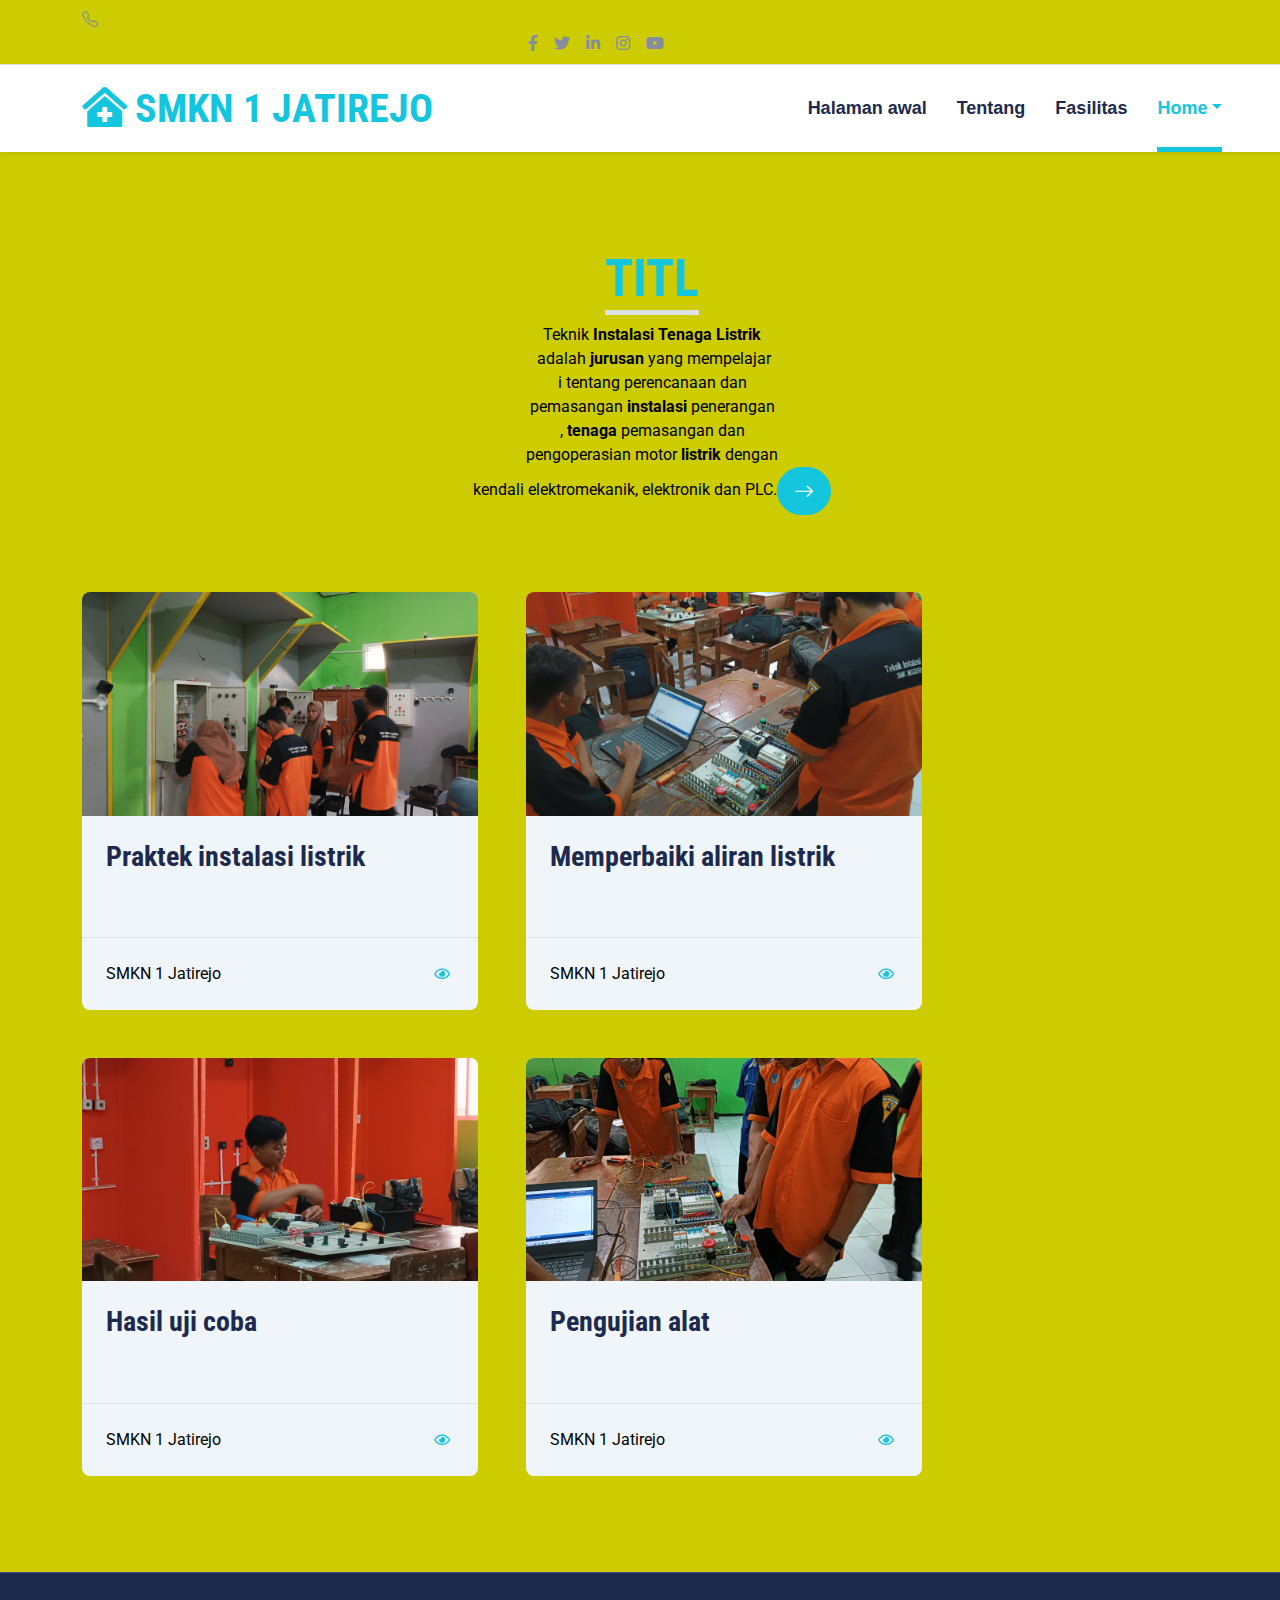
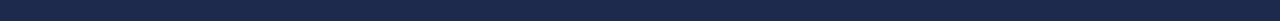
<file: TITL.html>
<!DOCTYPE html>
<html lang="en">

<head>
    <meta charset="utf-8">
    <title>MEDINOVA - Hospital Website Template</title>
    <meta content="width=device-width, initial-scale=1.0" name="viewport">
    <meta content="Free HTML Templates" name="keywords">
    <meta content="Free HTML Templates" name="description">

    <!-- Favicon -->
    <link href="img/favicon.ico" rel="icon">

    <!-- Google Web Fonts -->
    <link rel="preconnect" href="https://fonts.gstatic.com">
    <link href="https://fonts.googleapis.com/css2?family=Roboto+Condensed:wght@400;700&family=Roboto:wght@400;700&display=swap" rel="stylesheet">  

    <!-- Icon Font Stylesheet -->
    <link href="https://cdnjs.cloudflare.com/ajax/libs/font-awesome/5.15.0/css/all.min.css" rel="stylesheet">
    <link href="https://cdn.jsdelivr.net/npm/bootstrap-icons@1.4.1/font/bootstrap-icons.css" rel="stylesheet">

    <!-- Libraries Stylesheet -->
    <link href="lib/owlcarousel/assets/owl.carousel.min.css" rel="stylesheet">
    <link href="lib/tempusdominus/css/tempusdominus-bootstrap-4.min.css" rel="stylesheet" />

    <!-- Customized Bootstrap Stylesheet -->
    <link href="css/bootstrap.min.css" rel="stylesheet">

    <!-- Template Stylesheet -->
    <link href="css/style.css" rel="stylesheet">
</head>

<body>
    <!-- Topbar Start -->
    <div class="container-fluid py-2 border-bottom d-none d-lg-block">
        <div class="container">
            <div class="row">
                <div class="col-md-6 text-center text-lg-start mb-2 mb-lg-0">
                    <div class="d-inline-flex align-items-center">
                    <a class="text-decoration-none text-body pe-3" href=""><i class="bi bi-telephone me-2"></i></a></div>
                </div>
                <div class="col-md-6 text-center text-lg-end">
                    <div class="d-inline-flex align-items-center">
                        <a class="text-body px-2" href="">
                            <i class="fab fa-facebook-f"></i>
                        </a>
                        <a class="text-body px-2" href="">
                            <i class="fab fa-twitter"></i>
                        </a>
                        <a class="text-body px-2" href="">
                            <i class="fab fa-linkedin-in"></i>
                        </a>
                        <a class="text-body px-2" href="">
                            <i class="fab fa-instagram"></i>
                        </a>
                        <a class="text-body ps-2" href="">
                            <i class="fab fa-youtube"></i>
                        </a>
                    </div>
                </div>
            </div>
        </div>
    </div>
    <!-- Topbar End -->


    <!-- Navbar Start -->
    <div class="container-fluid sticky-top bg-white shadow-sm mb-5">
        <div class="container">
            <nav class="navbar navbar-expand-lg bg-white navbar-light py-3 py-lg-0">
                <a href="index.html" class="navbar-brand">
                    <h1 class="m-0 text-uppercase text-primary"><i class="fa fa-clinic-medical me-2"></i>SMKN 1 Jatirejo</h1>
                </a>
                <button class="navbar-toggler" type="button" data-bs-toggle="collapse" data-bs-target="#navbarCollapse"></button>
                <div class="collapse navbar-collapse" id="navbarCollapse">
                    <div class="navbar-nav ms-auto py-0">
                        <a href="index.html" class="nav-item nav-link">Halaman awal</a>
                        <a href="about.html" class="nav-item nav-link">Tentang</a>
                        <a href="service.html" class="nav-item nav-link">Fasilitas</a>
                        <div class="nav-item dropdown">
                            <a href="index.html" class="nav-link dropdown-toggle active" data-bs-toggle="dropdown">Home</a>
                            <div class="dropdown-menu m-0">
                                <a href="blog.html" class="dropdown-item active">Blog Grid</a>
                                <a href="detail.html" class="dropdown-item">Blog Detail</a>
                                <a href="team.html" class="dropdown-item">The Team</a>
                                <a href="testimonial.html" class="dropdown-item">Testimonial</a>
                                <a href="appointment.html" class="dropdown-item">Appointment</a>
                                <a href="search.html" class="dropdown-item">Search</a>
                            </div>
                        </div>
                    </div>
                </div>
            </nav>
        </div>
    </div>
    <!-- Navbar End -->


    <!-- Blog Start -->
    <div class="container-fluid py-5">
        <div class="container">
          <div class="text-center mx-auto mb-5" style="max-width: 500px;">
            <h5 class="d-inline-block text-primary text-uppercase border-bottom border-5">TITl</h5>
              <p class="m-0">Teknik <strong>Instalasi Tenaga Listrik</strong></p>
              <p class="m-0"> adalah <strong>jurusan</strong> yang mempelajar</p>
              <p class="m-0">i tentang perencanaan dan</p>
              <p class="m-0"> pemasangan <strong>instalasi</strong> penerangan</p>
              <p class="m-0">, <strong>tenaga</strong> pemasangan dan</p>
              <p class="m-0">pengoperasian motor <strong>listrik</strong> dengan</p>
              <p class="m-0"> kendali elektromekanik, elektronik dan PLC.<a class="btn btn-lg btn-primary rounded-pill" href=""> <i class="bi bi-arrow-right"></i> </a></p>
              <h1 class="display-4">&nbsp;</h1>
            </div>
          <div class="row g-5">
                <div class="col-xl-4 col-lg-6">
                    <div class="bg-light rounded overflow-hidden">
                        <img class="img-fluid w-100" src="img/il1.jpg" alt="">
                        <div class="p-4">
                            <a class="h3 d-block mb-3" href="">Praktek instalasi listrik</a>
                          <p class="m-0">&nbsp;</p>
                      </div>
                        <div class="d-flex justify-content-between border-top p-4">
                            <div class="d-flex align-items-center">SMKN 1 Jatirejo</div>
                            <div class="d-flex align-items-center">
                            <small class="ms-3"><i class="far fa-eye text-primary me-1"></i></small></div>
                        </div>
                  </div>
                </div>
                <div class="col-xl-4 col-lg-6">
                    <div class="bg-light rounded overflow-hidden">
                        <img class="img-fluid w-100" src="img/il2.jpg" alt="">
                        <div class="p-4">
                            <a class="h3 d-block mb-3" href="">Memperbaiki aliran listrik</a>
                          <p class="m-0">&nbsp;</p>
                      </div>
                        <div class="d-flex justify-content-between border-top p-4">
                            <div class="d-flex align-items-center">SMKN 1 Jatirejo</div>
                            <div class="d-flex align-items-center">
                            <small class="ms-3"><i class="far fa-eye text-primary me-1"></i></small></div>
                        </div>
                    </div>
                </div>
                <div class="col-xl-4 col-lg-6">
                    <div class="bg-light rounded overflow-hidden">
                        <img class="img-fluid w-100" src="img/il3.jpg" alt="">
                        <div class="p-4">
                            <a class="h3 d-block mb-3" href="">Hasil uji coba</a>
                          <p class="m-0">&nbsp;</p>
                      </div>
                        <div class="d-flex justify-content-between border-top p-4">
                            <div class="d-flex align-items-center">SMKN 1 Jatirejo</div>
                            <div class="d-flex align-items-center">
                            <small class="ms-3"><i class="far fa-eye text-primary me-1"></i></small></div>
                        </div>
                    </div>
                </div>
                <div class="col-xl-4 col-lg-6">
                    <div class="bg-light rounded overflow-hidden">
                        <img class="img-fluid w-100" src="img/il4.jpg" alt="">
                        <div class="p-4">
                            <a class="h3 d-block mb-3" href="">Pengujian alat</a>
                          <p class="m-0">&nbsp;</p>
                      </div>
                        <div class="d-flex justify-content-between border-top p-4">
                            <div class="d-flex align-items-center">SMKN 1 Jatirejo</div>
                            <div class="d-flex align-items-center">
                            <small class="ms-3"><i class="far fa-eye text-primary me-1"></i></small></div>
                        </div>
                  </div>
                </div>
                <div class="col-xl-4 col-lg-6"></div>
<div class="col-xl-4 col-lg-6"></div>
            </div>
        </div>
    </div>
    <div class="container-fluid bg-dark text-light border-top border-secondary py-4">
      <div class="container">
        <div class="row g-5">
          <div class="col-md-6 text-center text-md-end">
          </div>
            </div>
        </div>
    </div>
    <!-- Footer End -->


    <!-- Back to Top -->
    <a href="#" class="btn btn-lg btn-primary btn-lg-square back-to-top"><i class="bi bi-arrow-up"></i></a>


    <!-- JavaScript Libraries -->
    <script src="https://code.jquery.com/jquery-3.4.1.min.js"></script>
    <script src="https://cdn.jsdelivr.net/npm/bootstrap@5.0.0/dist/js/bootstrap.bundle.min.js"></script>
    <script src="lib/easing/easing.min.js"></script>
    <script src="lib/waypoints/waypoints.min.js"></script>
    <script src="lib/owlcarousel/owl.carousel.min.js"></script>
    <script src="lib/tempusdominus/js/moment.min.js"></script>
    <script src="lib/tempusdominus/js/moment-timezone.min.js"></script>
    <script src="lib/tempusdominus/js/tempusdominus-bootstrap-4.min.js"></script>

    <!-- Template Javascript -->
    <script src="js/main.js"></script>
</body>

</html>
</file>
<file: css/style.css>
/********** Template CSS **********/
:root {
    --primary: #13C5DD;
    --secondary: #354F8E;
    --light: #EFF5F9;
    --dark: #1D2A4D;
}

.btn {
    font-weight: 700;
    transition: .5s;
}

.btn:hover {
    -webkit-box-shadow: 0 8px 6px -6px #555555;
    -moz-box-shadow: 0 8px 6px -6px #555555;
    box-shadow: 0 8px 6px -6px #555555;
}

.btn-primary {
    color: #FFFFFF;
}

.btn-square {
    width: 36px;
    height: 36px;
}

.btn-sm-square {
    width: 28px;
    height: 28px;
}

.btn-lg-square {
    width: 46px;
    height: 46px;
}

.btn-square,
.btn-sm-square,
.btn-lg-square {
    padding-left: 0;
    padding-right: 0;
    text-align: center;
}

.back-to-top {
    position: fixed;
    display: none;
    right: 30px;
    bottom: 0;
    border-radius: 50% 50% 0 0;
    z-index: 99;
}

.navbar-light .navbar-nav .nav-link {
    font-family: 'Jost', sans-serif;
    position: relative;
    margin-left: 30px;
    padding: 30px 0;
    font-size: 18px;
    font-weight: 700;
    color: var(--dark);
    outline: none;
    transition: .5s;
}

.navbar-light .navbar-nav .nav-link:hover,
.navbar-light .navbar-nav .nav-link.active {
    color: var(--primary);
}

@media (min-width: 992px) {
    .navbar-light .navbar-nav .nav-link::before {
        position: absolute;
        content: "";
        width: 0;
        height: 5px;
        bottom: 0;
        left: 50%;
        background: var(--primary);
        transition: .5s;
    }

    .navbar-light .navbar-nav .nav-link:hover::before,
    .navbar-light .navbar-nav .nav-link.active::before {
        width: 100%;
        left: 0;
    }
}

@media (max-width: 991.98px) {
    .navbar-light .navbar-nav .nav-link  {
        margin-left: 0;
        padding: 10px 0;
    }
}

.hero-header {
	background-size: cover;
	background-image: url(../../Bahan/Sekolah/8-1.jpg);
}

.service-item {
    position: relative;
    height: 350px;
    padding: 0 30px;
    transition: .5s;
}

.service-item .service-icon {
	width: 150px;
	height: 100px;
	display: flex;
	align-items: center;
	justify-content: center;
	background: var(--primary);
	border-radius: 50%;
	transform: rotate(-14deg);
}

.service-item .service-icon i {
    transform: rotate(15deg);
}

.service-item a.btn {
    position: absolute;
    width: 60px;
    bottom: -48px;
    left: 50%;
    margin-left: -30px;
    opacity: 0;
}

.service-item:hover a.btn {
    bottom: -24px;
    opacity: 1;
}

.price-carousel::after {
    position: absolute;
    content: "";
    width: 100%;
    height: 50%;
    bottom: 0;
    left: 0;
    background: var(--primary);
    border-radius: 8px 8px 50% 50%;
    z-index: -1;
}

.price-carousel .owl-nav {
    margin-top: 35px;
    width: 100%;
    text-align: center;
    display: flex;
    justify-content: center;
}

.price-carousel .owl-nav .owl-prev,
.price-carousel .owl-nav .owl-next{
    position: relative;
    margin: 0 5px;
    width: 45px;
    height: 45px;
    display: flex;
    align-items: center;
    justify-content: center;
    color: var(--primary);
    background: #FFFFFF;
    font-size: 22px;
    border-radius: 45px;
    transition: .5s;
}

.price-carousel .owl-nav .owl-prev:hover,
.price-carousel .owl-nav .owl-next:hover {
    color: var(--dark);
}

@media (min-width: 576px) {
    .team-item .row {
        height: 350px;
    }
}

.team-carousel .owl-nav {
    position: absolute;
    padding: 0 45px;
    width: 100%;
    height: 45px;
    top: calc(50% - 22.5px);
    left: 0;
    display: flex;
    justify-content: space-between;
}

.team-carousel .owl-nav .owl-prev,
.team-carousel .owl-nav .owl-next {
    position: relative;
    width: 45px;
    height: 45px;
    display: flex;
    align-items: center;
    justify-content: center;
    color: #FFFFFF;
    background: var(--primary);
    border-radius: 45px;
    font-size: 22px;
    transition: .5s;
}

.team-carousel .owl-nav .owl-prev:hover,
.team-carousel .owl-nav .owl-next:hover {
    background: var(--dark);
}

.testimonial-carousel .owl-dots {
    margin-top: 15px;
    display: flex;
    align-items: center;
    justify-content: center;
}

.testimonial-carousel .owl-dot {
    position: relative;
    display: inline-block;
    margin: 0 5px;
    width: 20px;
    height: 20px;
    background: var(--light);
    border: 2px solid var(--primary);
    border-radius: 20px;
    transition: .5s;
}

.testimonial-carousel .owl-dot.active {
    width: 40px;
    height: 40px;
    background: var(--primary);
}

.testimonial-carousel .owl-item img {
    width: 150px;
    height: 150px;
}
</file>
